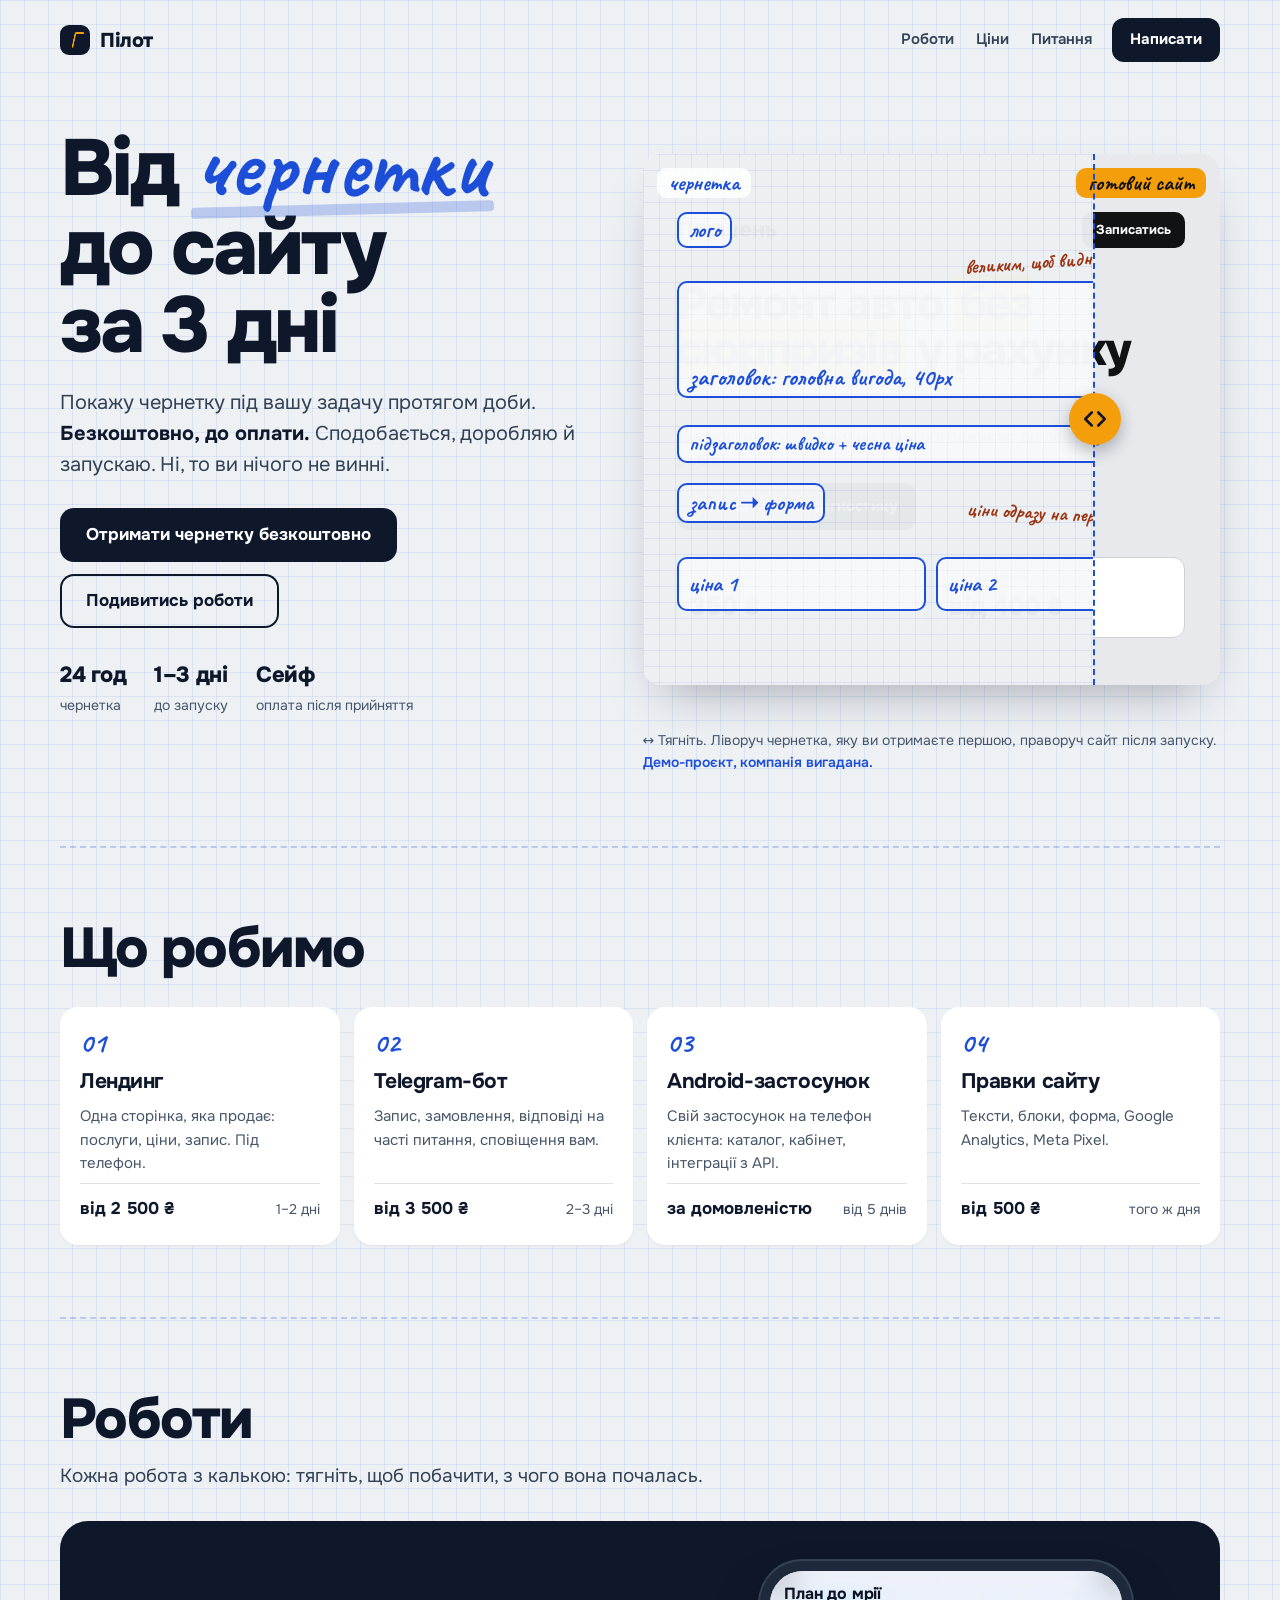
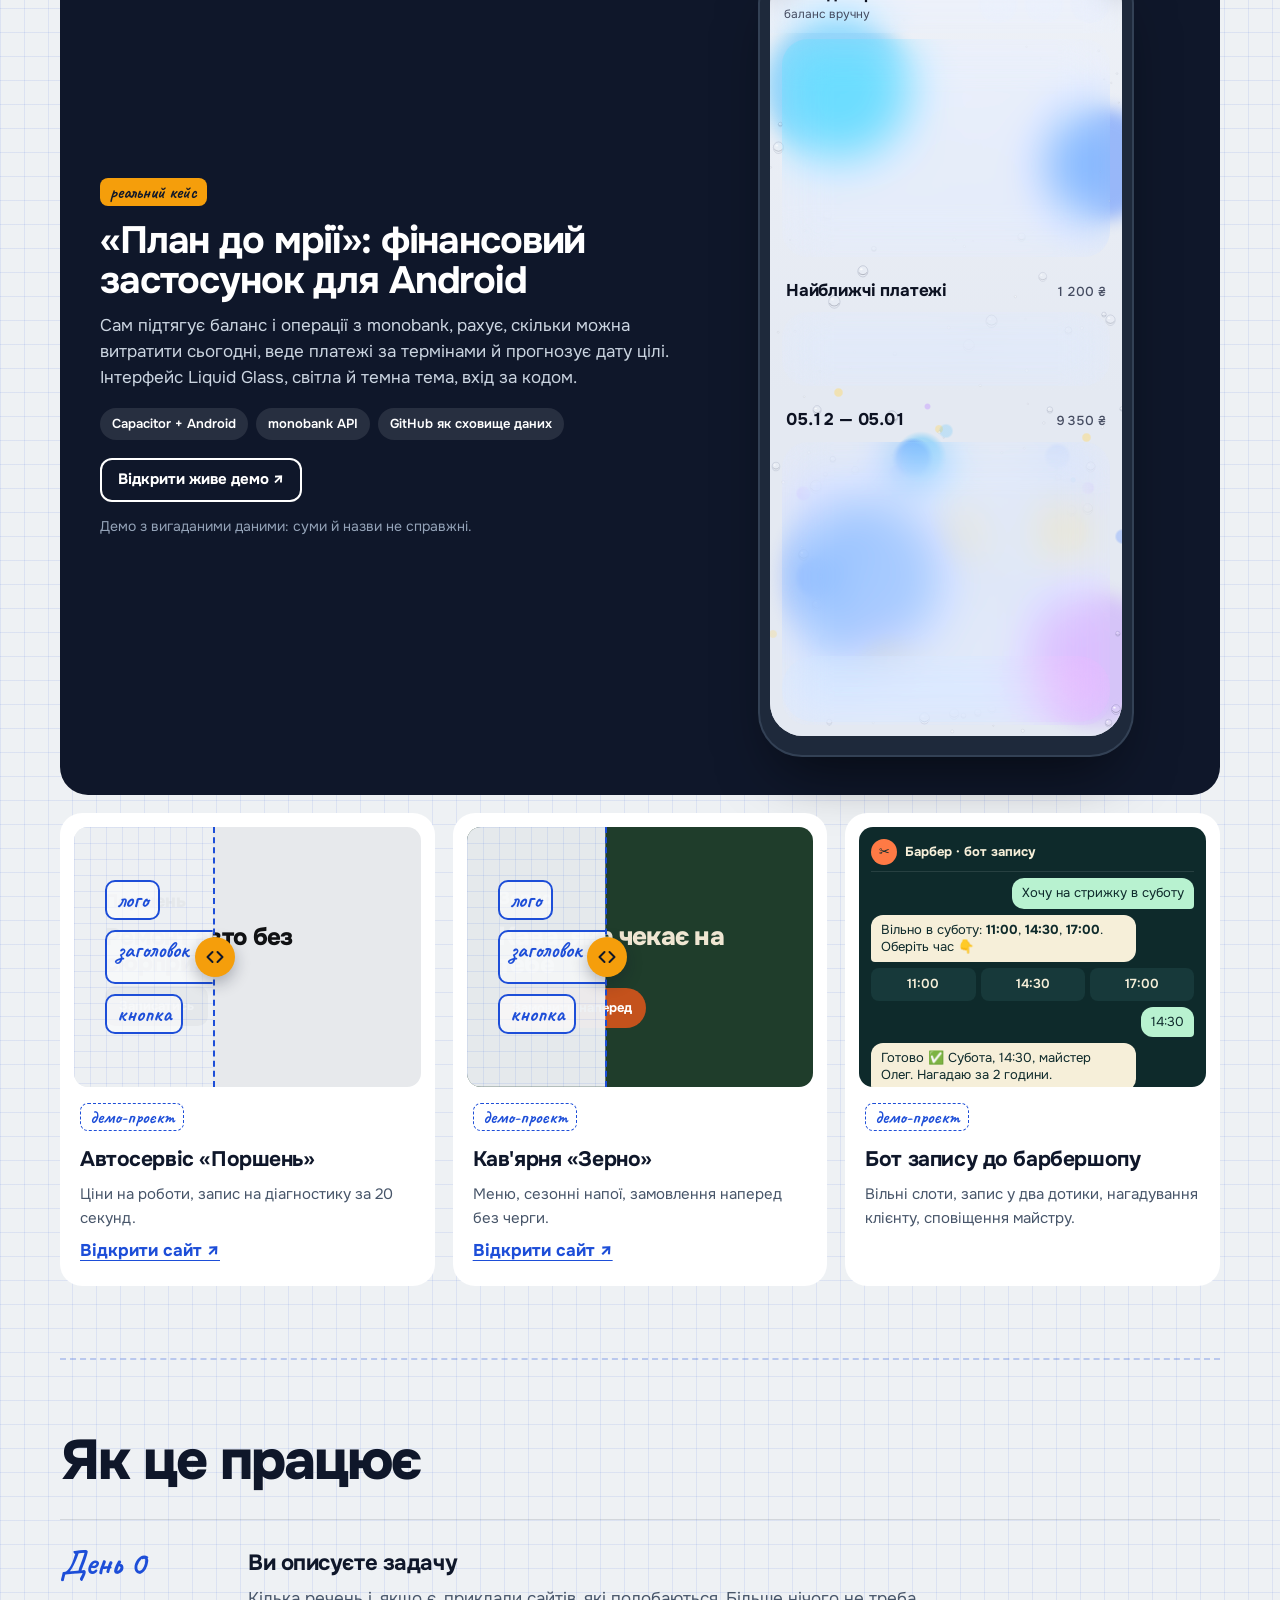
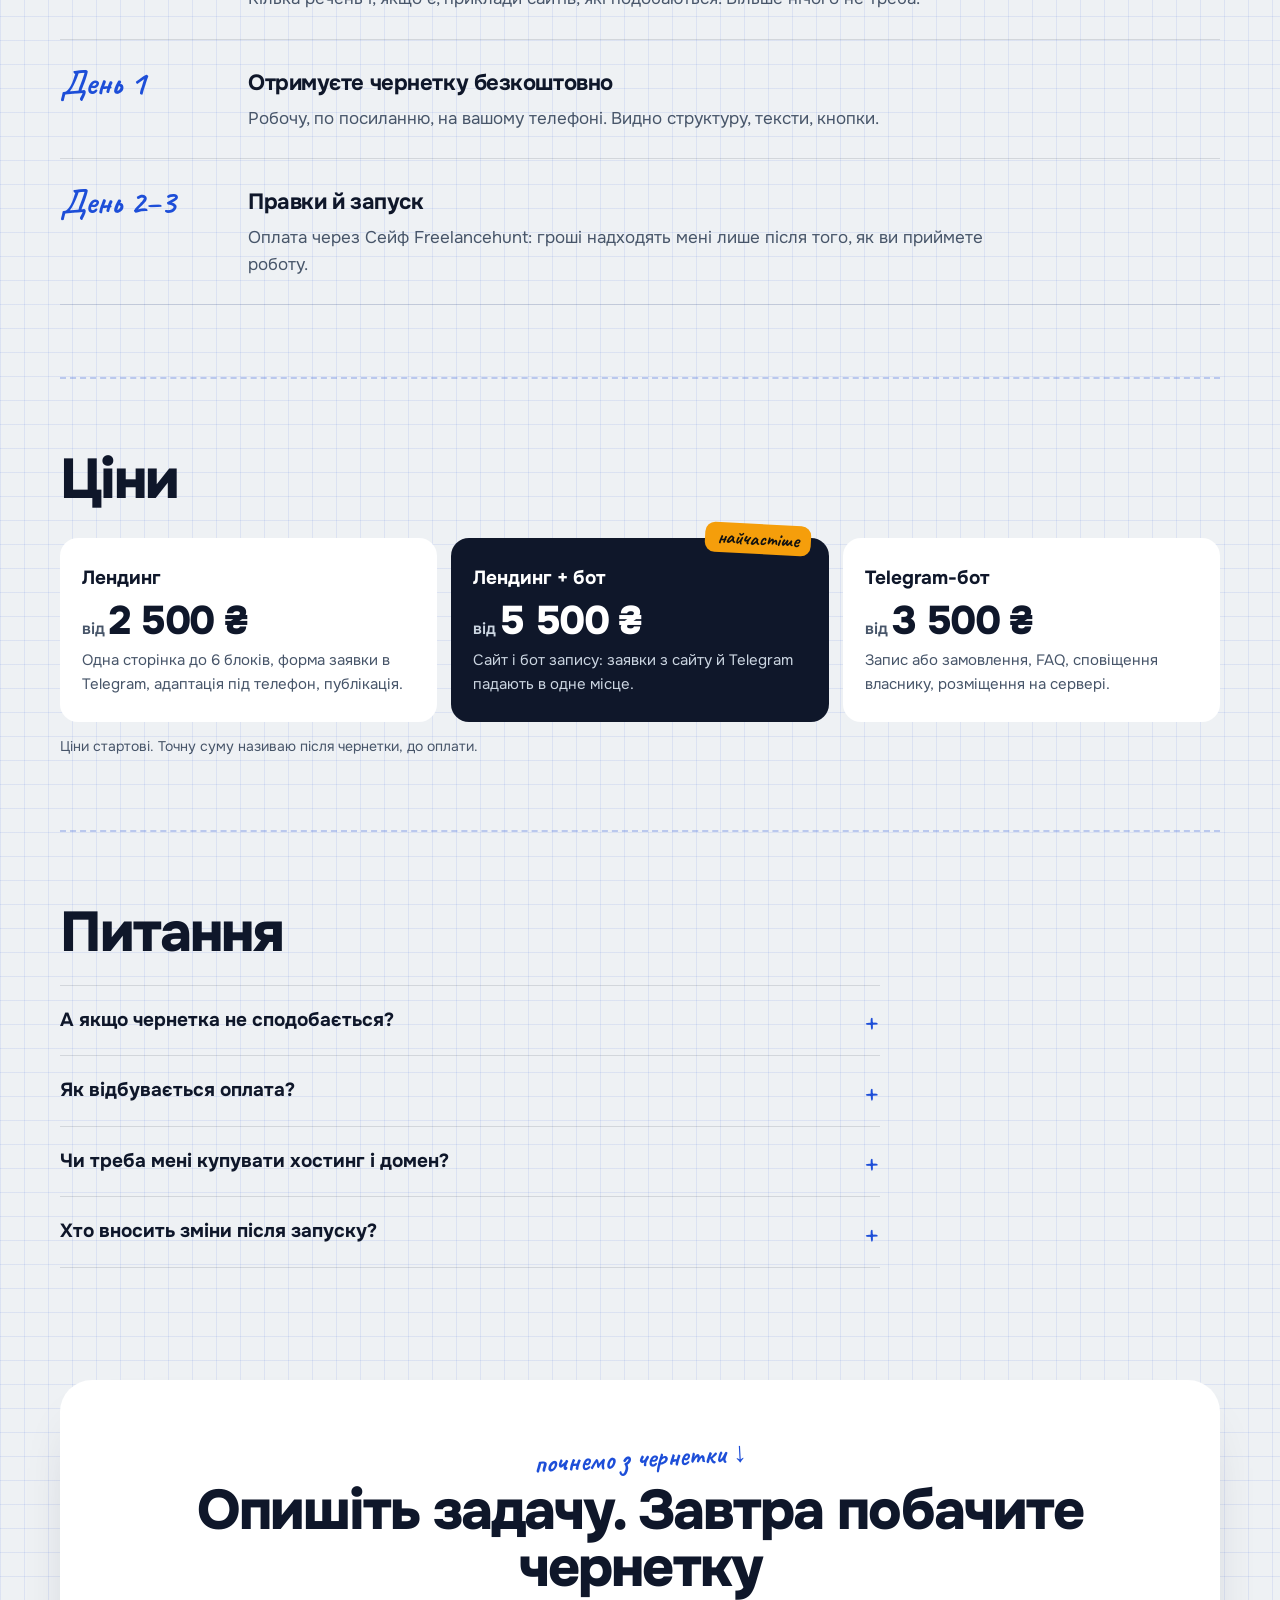
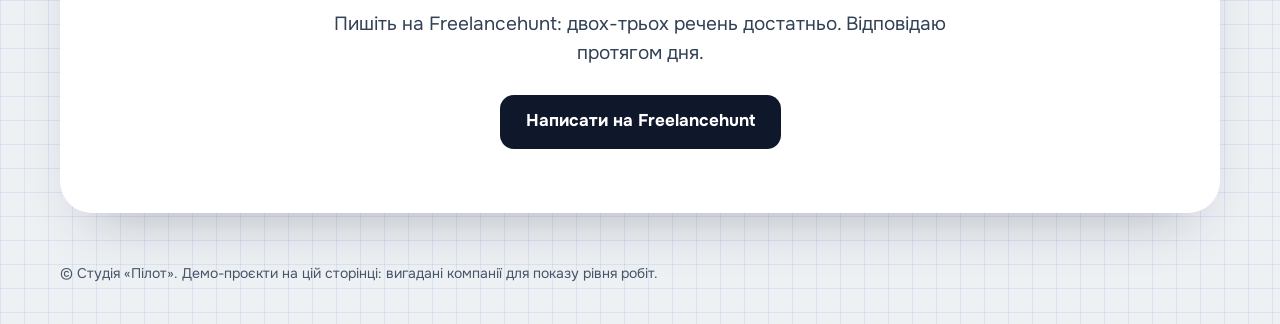
<file: index.html>
<!doctype html>
<html lang="uk">
<head>
<meta charset="utf-8">
<meta name="viewport" content="width=device-width, initial-scale=1">
<title>Пілот — лендинги, Telegram-боти та застосунки за 1–3 дні</title>
<meta name="description" content="Студія «Пілот»: лендинги від 2 500 ₴, Telegram-боти від 3 500 ₴, Android-застосунки. Безкоштовна чернетка під вашу задачу протягом доби — до оплати.">
<meta name="theme-color" content="#EEF1F4">
<link rel="preconnect" href="https://fonts.googleapis.com">
<link rel="preconnect" href="https://fonts.gstatic.com" crossorigin>
<link href="https://fonts.googleapis.com/css2?family=Onest:wght@400;500;600;700;800&family=Caveat:wght@600;700&display=swap" rel="stylesheet">
<link rel="stylesheet" href="assets/site.css">
</head>
<body>
<header class="nav wrap">
  <a class="logo" href="#top" aria-label="Пілот — на початок"><span class="logo-mark" aria-hidden="true"></span>Пілот</a>
  <nav aria-label="Розділи"><a href="#work">Роботи</a><a href="#price">Ціни</a><a href="#faq">Питання</a></nav>
  <a class="btn btn-sm" href="#contact">Написати</a>
</header>

<main id="top">
  <section class="hero wrap">
    <div class="hero-copy">
      <h1>Від <span class="pencil">чернетки</span> до&nbsp;сайту за&nbsp;3&nbsp;дні</h1>
      <p class="lead">Покажу чернетку під вашу задачу протягом доби. <b>Безкоштовно, до оплати.</b> Сподобається, доробляю й запускаю. Ні, то ви нічого не винні.</p>
      <div class="row">
        <a class="btn" href="#contact">Отримати чернетку безкоштовно</a>
        <a class="btn btn-ghost" href="#work">Подивитись роботи</a>
      </div>
      <ul class="facts" aria-label="Коротко">
        <li><b>24 год</b><span>чернетка</span></li>
        <li><b>1–3 дні</b><span>до запуску</span></li>
        <li><b>Сейф</b><span>оплата після прийняття</span></li>
      </ul>
    </div>

    <figure class="cmp cmp-hero" style="--x:52%" data-cmp>
      <div class="sheet final" aria-hidden="true">
        <div class="s-nav"><b>Поршень</b><span class="s-pill">Записатись</span></div>
        <div class="s-h">Ремонт авто <mark>без сюрпризів</mark> у рахунку</div>
        <div class="s-sub">Діагностика за 30 хвилин. Ціну погоджуємо до початку робіт.</div>
        <span class="s-btn">Записатись на діагностику</span>
        <div class="s-cards"><div><small>Діагностика</small><b>350 ₴</b></div><div><small>Заміна оливи</small><b>від 400 ₴</b></div></div>
      </div>
      <div class="sheet draft" aria-hidden="true">
        <div class="s-nav"><span class="w w-logo">лого</span><span class="w w-pill">кнопка</span></div>
        <div class="s-h w w-h">заголовок: головна вигода, 40px</div>
        <div class="s-sub w w-sub">підзаголовок: швидко + чесна ціна</div>
        <span class="w w-btn">запис ➝ форма</span>
        <div class="s-cards"><div class="w">ціна 1</div><div class="w">ціна 2</div></div>
        <span class="note n1">великим, щоб видно з телефона</span>
        <span class="note n2">ціни одразу на першому екрані!</span>
      </div>
      <span class="cmp-tag cmp-l">чернетка</span><span class="cmp-tag cmp-r">готовий сайт</span>
      <span class="cmp-handle" aria-hidden="true"><svg viewBox="0 0 24 24"><path d="m9 6-6 6 6 6M15 6l6 6-6 6"/></svg></span>
      <input class="cmp-range" type="range" min="0" max="100" value="52" aria-label="Порівняти чернетку і готовий сайт: ліворуч чернетка, праворуч готовий сайт">
    </figure>
    <p class="cmp-note">↔ Тягніть. Ліворуч чернетка, яку ви отримаєте першою, праворуч сайт після запуску. <i>Демо-проєкт, компанія вигадана.</i></p>
  </section>

  <section class="band wrap" id="services" aria-labelledby="s-h">
    <h2 id="s-h">Що робимо</h2>
    <ol class="services">
      <li><span class="num">01</span><b>Лендинг</b><p>Одна сторінка, яка продає: послуги, ціни, запис. Під телефон.</p><span class="meta"><b>від 2 500 ₴</b>1–2 дні</span></li>
      <li><span class="num">02</span><b>Telegram-бот</b><p>Запис, замовлення, відповіді на часті питання, сповіщення вам.</p><span class="meta"><b>від 3 500 ₴</b>2–3 дні</span></li>
      <li><span class="num">03</span><b>Android-застосунок</b><p>Свій застосунок на телефон клієнта: каталог, кабінет, інтеграції з API.</p><span class="meta"><b>за домовленістю</b>від 5 днів</span></li>
      <li><span class="num">04</span><b>Правки сайту</b><p>Тексти, блоки, форма, Google Analytics, Meta Pixel.</p><span class="meta"><b>від 500 ₴</b>того ж дня</span></li>
    </ol>
  </section>

  <section class="band wrap" id="work" aria-labelledby="w-h">
    <h2 id="w-h">Роботи</h2>
    <p class="band-lead">Кожна робота з калькою: тягніть, щоб побачити, з чого вона почалась.</p>

    <article class="case case-app">
      <div class="case-copy">
        <span class="origin real">реальний кейс</span>
        <h3>«План до мрії»: фінансовий застосунок для Android</h3>
        <p>Сам підтягує баланс і операції з monobank, рахує, скільки можна витратити сьогодні, веде платежі за термінами й прогнозує дату цілі. Інтерфейс Liquid Glass, світла й темна тема, вхід за кодом.</p>
        <ul class="stack"><li>Capacitor + Android</li><li>monobank API</li><li>GitHub як сховище даних</li></ul>
        <a class="btn btn-ghost btn-sm" href="app-demo/" target="_blank" rel="noopener">Відкрити живе демо ↗</a>
        <p class="fine">Демо з вигаданими даними: суми й назви не справжні.</p>
      </div>
      <div class="phone"><iframe src="app-demo/" title="Живе демо застосунку «План до мрії»" loading="lazy"></iframe></div>
    </article>

    <div class="cases">
      <article class="case-card">
        <figure class="cmp cmp-mini" style="--x:40%" data-cmp>
          <div class="sheet final mini-sto" aria-hidden="true"><b>Поршень</b><i>Ремонт авто без сюрпризів</i><span>Записатись</span></div>
          <div class="sheet draft mini-draft" aria-hidden="true"><b class="w">лого</b><i class="w">заголовок</i><span class="w">кнопка</span></div>
          <span class="cmp-handle" aria-hidden="true"><svg viewBox="0 0 24 24"><path d="m9 6-6 6 6 6M15 6l6 6-6 6"/></svg></span>
          <input class="cmp-range" type="range" min="0" max="100" value="40" aria-label="Автосервіс: чернетка і готовий сайт">
        </figure>
        <span class="origin">демо-проєкт</span>
        <h3>Автосервіс «Поршень»</h3>
        <p>Ціни на роботи, запис на діагностику за 20 секунд.</p>
        <a href="sto/" class="link">Відкрити сайт ↗</a>
      </article>
      <article class="case-card">
        <figure class="cmp cmp-mini" style="--x:40%" data-cmp>
          <div class="sheet final mini-coffee" aria-hidden="true"><b>Зерно</b><i>Кава, яка чекає на тебе</i><span>Замовити наперед</span></div>
          <div class="sheet draft mini-draft" aria-hidden="true"><b class="w">лого</b><i class="w">заголовок</i><span class="w">кнопка</span></div>
          <span class="cmp-handle" aria-hidden="true"><svg viewBox="0 0 24 24"><path d="m9 6-6 6 6 6M15 6l6 6-6 6"/></svg></span>
          <input class="cmp-range" type="range" min="0" max="100" value="40" aria-label="Кав'ярня: чернетка і готовий сайт">
        </figure>
        <span class="origin">демо-проєкт</span>
        <h3>Кав'ярня «Зерно»</h3>
        <p>Меню, сезонні напої, замовлення наперед без черги.</p>
        <a href="coffee/" class="link">Відкрити сайт ↗</a>
      </article>
      <article class="case-card case-bot">
        <div class="tg" role="img" aria-label="Приклад розмови з ботом запису до барбершопу">
          <div class="tg-top"><span class="tg-av">✂</span><b>Барбер · бот запису</b></div>
          <div class="tg-msg in">Хочу на стрижку в суботу</div>
          <div class="tg-msg out">Вільно в суботу: <b>11:00</b>, <b>14:30</b>, <b>17:00</b>. Оберіть час 👇</div>
          <div class="tg-kb"><span>11:00</span><span>14:30</span><span>17:00</span></div>
          <div class="tg-msg in">14:30</div>
          <div class="tg-msg out">Готово ✅ Субота, 14:30, майстер Олег. Нагадаю за 2 години.</div>
        </div>
        <span class="origin">демо-проєкт</span>
        <h3>Бот запису до барбершопу</h3>
        <p>Вільні слоти, запис у два дотики, нагадування клієнту, сповіщення майстру.</p>
      </article>
    </div>
  </section>

  <section class="band wrap" id="how" aria-labelledby="h-h">
    <h2 id="h-h">Як це працює</h2>
    <ol class="days">
      <li><span class="day">День 0</span><b>Ви описуєте задачу</b><p>Кілька речень і, якщо є, приклади сайтів, які подобаються. Більше нічого не треба.</p></li>
      <li><span class="day">День 1</span><b>Отримуєте чернетку безкоштовно</b><p>Робочу, по посиланню, на вашому телефоні. Видно структуру, тексти, кнопки.</p></li>
      <li><span class="day">День 2–3</span><b>Правки й запуск</b><p>Оплата через Сейф Freelancehunt: гроші надходять мені лише після того, як ви приймете роботу.</p></li>
    </ol>
  </section>

  <section class="band wrap" id="price" aria-labelledby="p-h">
    <h2 id="p-h">Ціни</h2>
    <div class="prices">
      <div class="price"><b>Лендинг</b><span class="sum">2 500 ₴</span><p>Одна сторінка до 6 блоків, форма заявки в Telegram, адаптація під телефон, публікація.</p></div>
      <div class="price price-main"><span class="badge">найчастіше</span><b>Лендинг + бот</b><span class="sum">5 500 ₴</span><p>Сайт і бот запису: заявки з сайту й Telegram падають в одне місце.</p></div>
      <div class="price"><b>Telegram-бот</b><span class="sum">3 500 ₴</span><p>Запис або замовлення, FAQ, сповіщення власнику, розміщення на сервері.</p></div>
    </div>
    <p class="fine">Ціни стартові. Точну суму називаю після чернетки, до оплати.</p>
  </section>

  <section class="band wrap" id="faq" aria-labelledby="f-h">
    <h2 id="f-h">Питання</h2>
    <div class="faq">
      <details><summary>А якщо чернетка не сподобається?</summary><p>Тоді ви нічого не платите. Чернетка потрібна, щоб ви побачили напрям до будь-яких зобов'язань.</p></details>
      <details><summary>Як відбувається оплата?</summary><p>Через Сейф Freelancehunt: ви резервуєте суму, а я отримую її лише після того, як ви приймете роботу.</p></details>
      <details><summary>Чи треба мені купувати хостинг і домен?</summary><p>Ні. Сайт можна розмістити безкоштовно. Якщо потрібен свій домен — підкажу і підключу (домен близько 300–500 ₴ на рік).</p></details>
      <details><summary>Хто вносить зміни після запуску?</summary><p>Дрібні правки протягом 14 днів після запуску безкоштовні. Далі від 500 ₴ за задачу.</p></details>
    </div>
  </section>

  <section class="final-cta wrap" id="contact" aria-labelledby="c-h">
    <span class="pencil-note" aria-hidden="true">почнемо з чернетки ↓</span>
    <h2 id="c-h">Опишіть задачу. Завтра побачите чернетку</h2>
    <p>Пишіть на Freelancehunt: двох-трьох речень достатньо. Відповідаю протягом дня.</p>
    <a class="btn" href="https://freelancehunt.com/freelancer/Hazrin.html" target="_blank" rel="noopener" data-contact>Написати на Freelancehunt</a>
  </section>
</main>

<footer class="wrap foot">© Студія «Пілот». Демо-проєкти на цій сторінці: вигадані компанії для показу рівня робіт.</footer>

<script src="assets/site.js" defer></script>
</body>
</html>
</file>
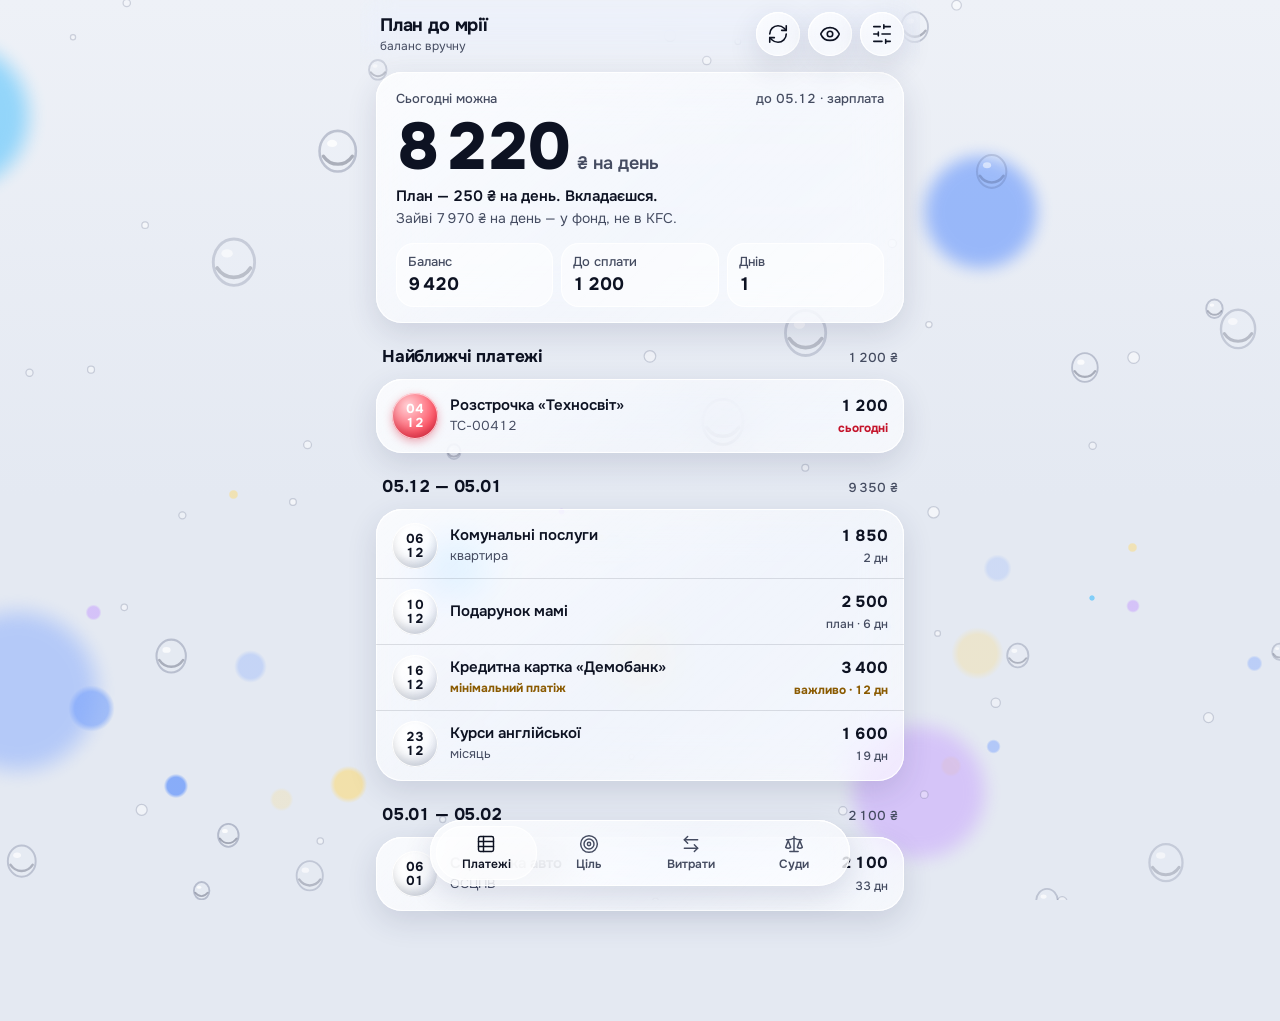
<file: app-demo/index.html>
<!doctype html>
<html lang="uk">
<head>
  <meta charset="utf-8">
  <meta name="viewport" content="width=device-width, initial-scale=1, viewport-fit=cover">
  <meta name="color-scheme" content="light dark">
  <meta name="theme-color" id="tc" content="#E4E9F2">
  <script>
    // тема до первой отрисовки, чтобы не мигало
    (function () {
      var t = 'system';
      try { t = localStorage.getItem('plan-theme') || 'system'; } catch (e) {}
      var dark = t === 'dark' || (t === 'system' && matchMedia('(prefers-color-scheme: dark)').matches);
      document.documentElement.dataset.theme = dark ? 'dark' : 'light';
      document.getElementById('tc') && (document.getElementById('tc').content = dark ? '#0A0F1F' : '#E4E9F2');
    })();
  </script>
  <title>План до мрії — демо</title>
  <script type="module" crossorigin src="./assets/index-T0rBjk7n.js"></script>
  <link rel="stylesheet" crossorigin href="./assets/index-C4QRqOJV.css">
</head>
<body>
  <div id="app"></div>
</body>
</html>
</file>
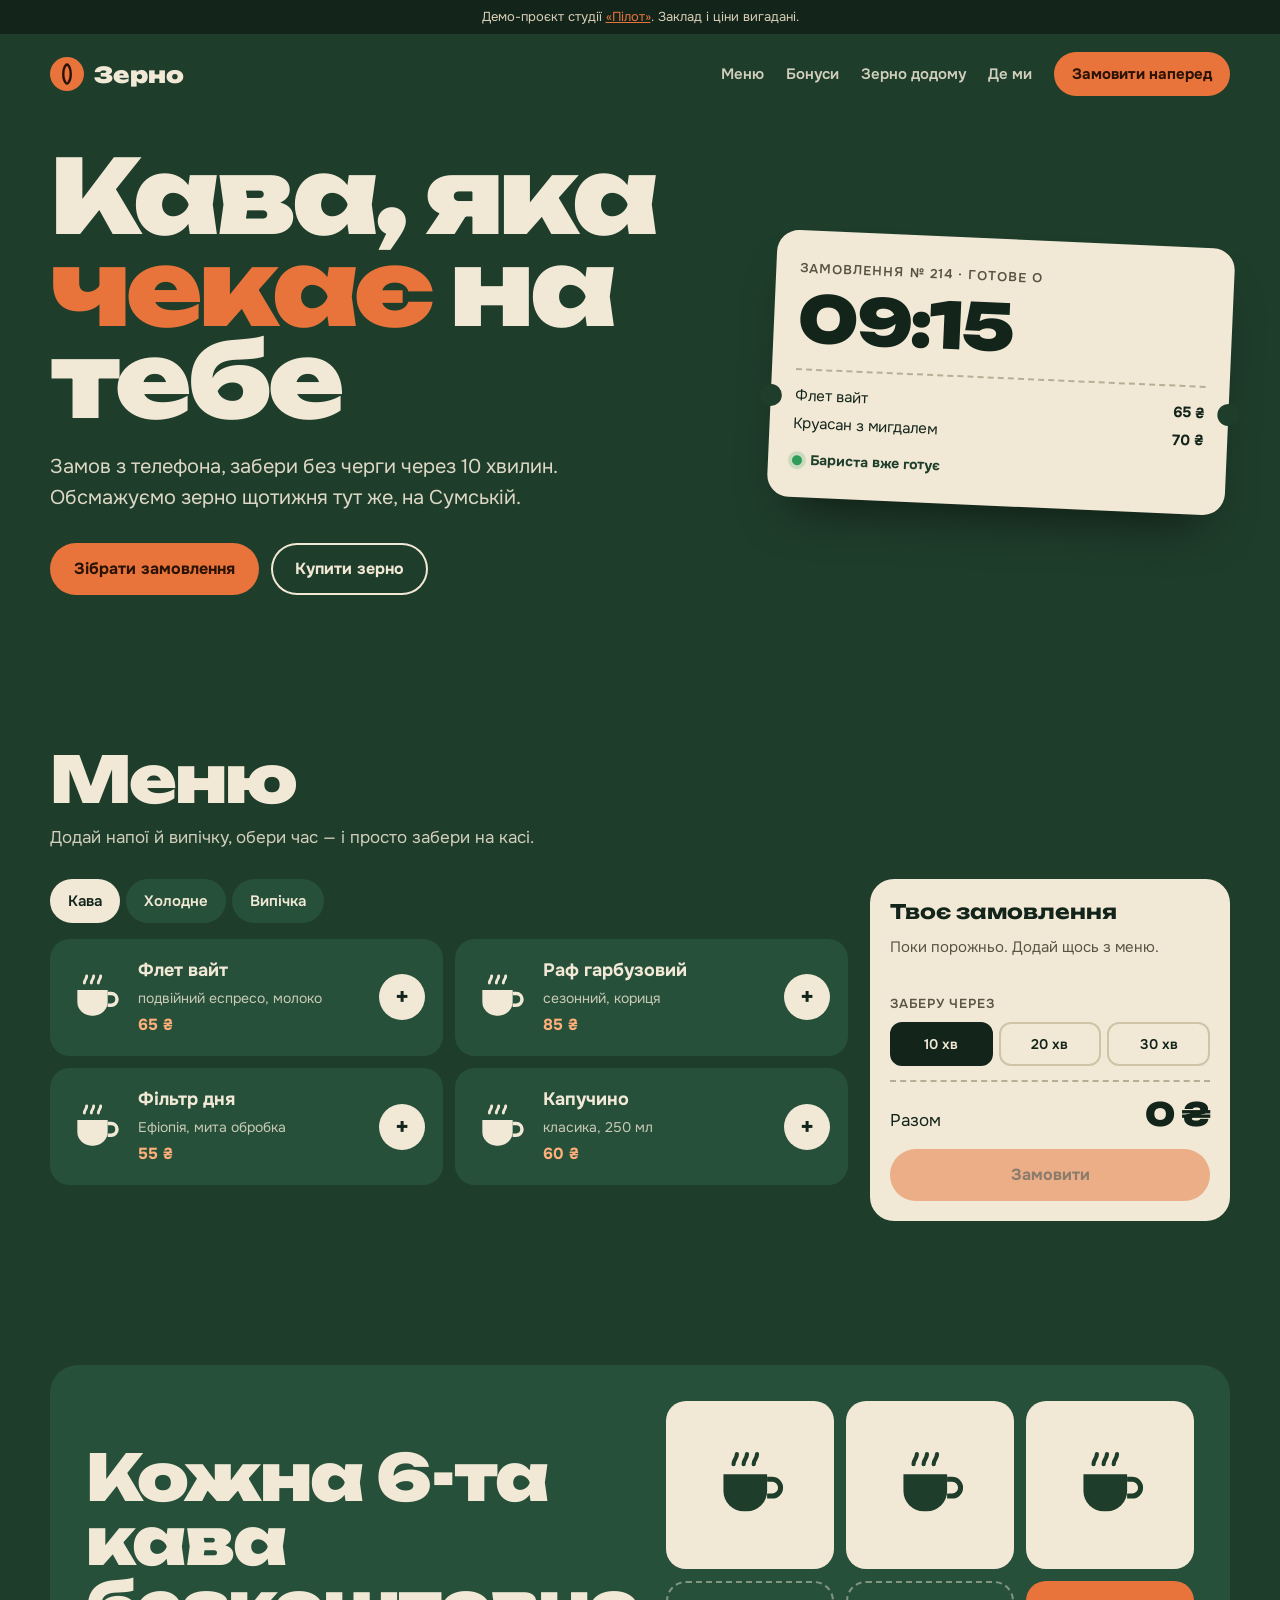
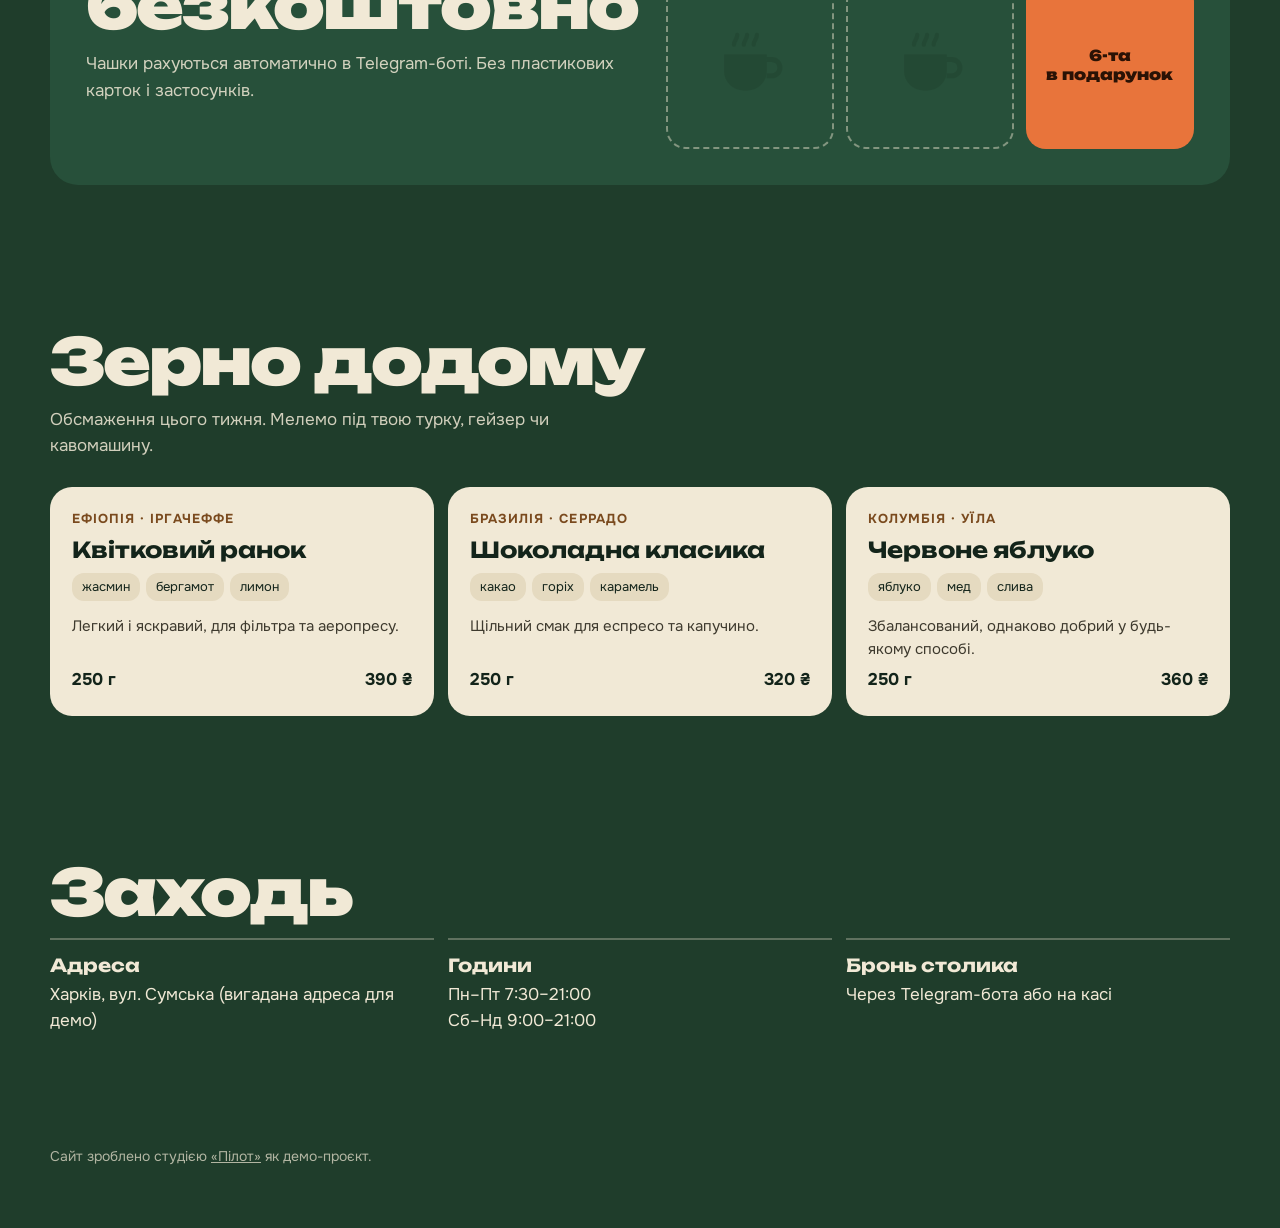
<file: coffee/index.html>
<!doctype html>
<html lang="uk">
<head>
<meta charset="utf-8">
<meta name="viewport" content="width=device-width, initial-scale=1">
<title>Зерно — кав'ярня й обсмажувальня (демо)</title>
<meta name="description" content="Демо-проєкт: сайт кав'ярні з меню, замовленням наперед і карткою лояльності.">
<meta name="theme-color" content="#1F3D2B">
<link rel="preconnect" href="https://fonts.googleapis.com">
<link rel="preconnect" href="https://fonts.gstatic.com" crossorigin>
<link href="https://fonts.googleapis.com/css2?family=Unbounded:wght@500;700;900&family=Onest:wght@400;500;600;700&display=swap" rel="stylesheet">
<style>
:root{--g:#1F3D2B;--g2:#27503A;--g3:#346A4C;--cr:#F1E9D6;--cr2:#D9CFB8;--o:#E8743B;--o-ink:#2A1205;--ink:#13241A;--ease:cubic-bezier(.16,1,.3,1);--disp:'Unbounded',sans-serif}
*{box-sizing:border-box;margin:0;padding:0}
html{scroll-behavior:smooth;-webkit-text-size-adjust:100%}
body{font:17px/1.55 Onest,system-ui,sans-serif;color:var(--cr);background:var(--g)}
::selection{background:var(--o);color:var(--o-ink)}
:focus-visible{outline:3px solid var(--o);outline-offset:3px;border-radius:8px}
a{color:inherit}
.wrap{width:min(1180px,100% - 32px);margin-inline:auto}
.demo{background:var(--ink);color:var(--cr2);text-align:center;font-size:13px;padding:7px 16px}
.demo a{color:var(--o)}
.nav{display:flex;align-items:center;gap:22px;padding:18px 0}
.brand{display:flex;align-items:center;gap:10px;font:900 22px var(--disp);text-decoration:none;margin-right:auto}
.brand svg{width:34px;height:34px}
.nav nav{display:flex;gap:22px;font-weight:600;font-size:15px}
.nav nav a{text-decoration:none;opacity:.85}
.nav nav a:hover{opacity:1;color:#FFB07A}
@media(max-width:760px){.nav nav{display:none}}
.btn{display:inline-flex;align-items:center;justify-content:center;gap:8px;min-height:52px;padding:0 24px;border-radius:26px;border:0;background:var(--o);color:var(--o-ink);font:700 16px Onest,sans-serif;text-decoration:none;cursor:pointer;transition:transform .2s var(--ease),filter .2s}
.btn:hover{filter:brightness(1.07)}
.btn:active{transform:scale(.97)}
.btn-line{background:transparent;color:var(--cr);box-shadow:inset 0 0 0 2px var(--cr)}
.btn-sm{min-height:44px;padding:0 18px;font-size:15px}

.hero{display:grid;grid-template-columns:1.2fr .8fr;gap:36px;align-items:center;padding:36px 0 80px}
.hero h1{font:900 clamp(46px,8vw,118px)/.9 var(--disp);letter-spacing:-.04em}
.hero h1 span{color:var(--o)}
.hero p{font-size:20px;opacity:.9;margin:24px 0 30px;max-width:28em}
.row{display:flex;gap:12px;flex-wrap:wrap}
.ticket{position:relative;background:var(--cr);color:var(--ink);border-radius:22px;padding:24px;transform:rotate(2.5deg);box-shadow:0 30px 50px -25px rgb(0 0 0 / .6)}
.ticket::before,.ticket::after{content:'';position:absolute;top:58%;width:22px;height:22px;border-radius:50%;background:var(--g)}
.ticket::before{left:-11px}.ticket::after{right:-11px}
.ticket small{font-size:13px;font-weight:600;color:#5A5444;text-transform:uppercase;letter-spacing:.08em}
.ticket .t{font:900 64px/1 var(--disp);letter-spacing:-.04em;margin:6px 0}
.ticket .line{border-top:2px dashed #B9AE95;margin:18px 0 14px}
.ticket ul{list-style:none;display:grid;gap:4px;font-size:15px}
.ticket li{display:flex;justify-content:space-between}
.ticket .st{display:inline-flex;gap:8px;align-items:center;margin-top:14px;font-weight:700;font-size:14px;color:var(--g)}
.ticket .st i{width:10px;height:10px;border-radius:50%;background:#2E9D5B;box-shadow:0 0 0 4px rgb(46 157 91 / .2)}
@media(max-width:900px){.hero{grid-template-columns:1fr;padding-top:10px}.ticket{max-width:360px;transform:rotate(1.5deg)}}

section.s{padding:72px 0}
.s h2{font:900 clamp(34px,5vw,64px)/1 var(--disp);letter-spacing:-.03em;margin-bottom:14px}
.s .lead{opacity:.85;max-width:34em;margin-bottom:28px}

/* menu + cart */
.order{display:grid;grid-template-columns:1fr 360px;gap:22px;align-items:start}
.cats{display:flex;gap:6px;margin-bottom:16px;flex-wrap:wrap}
.cat{min-height:44px;padding:0 18px;border-radius:22px;border:0;background:var(--g2);color:var(--cr);font:600 15px Onest,sans-serif;cursor:pointer}
.cat[aria-selected="true"]{background:var(--cr);color:var(--ink)}
.menu{display:grid;grid-template-columns:repeat(2,1fr);gap:12px}
.item{background:var(--g2);border-radius:20px;padding:18px;display:grid;grid-template-columns:56px 1fr auto;gap:14px;align-items:center}
.item svg{width:56px;height:56px}
.item b{display:block;font-size:18px}
.item span{font-size:14px;opacity:.8}
.item .p{display:block;font-weight:700;color:#FFB07A;margin-top:2px;opacity:1;font-size:16px}
.add{width:46px;height:46px;border-radius:50%;border:0;background:var(--cr);color:var(--ink);font:700 24px/1 Onest;cursor:pointer;transition:transform .2s var(--ease)}
.add:active{transform:scale(.9)}
.qty{display:flex;align-items:center;gap:8px}
.qty button{width:36px;height:36px;border-radius:50%;border:0;background:var(--cr);color:var(--ink);font:700 18px Onest;cursor:pointer}
.qty b{min-width:18px;text-align:center}
@media(max-width:640px){.menu{grid-template-columns:1fr}}
.cart{position:sticky;top:16px;background:var(--cr);color:var(--ink);border-radius:24px;padding:20px}
.cart h3{font:700 20px var(--disp);margin-bottom:12px}
.lines{display:grid;gap:8px;margin-bottom:14px;min-height:40px}
.lines div{display:flex;justify-content:space-between;font-size:15px}
.empty{font-size:15px;color:#5A5444}
.pick{display:grid;grid-template-columns:repeat(3,1fr);gap:6px;margin:6px 0 14px}
.pick button{min-height:44px;border-radius:12px;border:2px solid #CFC3A8;background:transparent;font:600 14px Onest;cursor:pointer;color:var(--ink)}
.pick button[aria-pressed="true"]{border-color:var(--ink);background:var(--ink);color:var(--cr)}
.cart .lbl{font-size:13px;font-weight:600;color:#5A5444;text-transform:uppercase;letter-spacing:.06em}
.sum{display:flex;justify-content:space-between;align-items:baseline;border-top:2px dashed #B9AE95;padding-top:12px;margin-bottom:14px}
.sum b{font:900 32px var(--disp);letter-spacing:-.03em}
.cart .btn{width:100%}
.cart .btn:disabled{opacity:.5;cursor:not-allowed}
.ok{display:none;margin-top:12px;padding:14px;border-radius:14px;background:#DDEFE2;color:#123A22;font-weight:600;font-size:15px}
@media(max-width:900px){.order{grid-template-columns:1fr}.cart{position:static}}

/* loyalty */
.loyal{display:grid;grid-template-columns:1fr 1fr;gap:28px;align-items:center;background:var(--g2);border-radius:28px;padding:36px}
.cups{display:grid;grid-template-columns:repeat(3,1fr);gap:12px}
.cup{aspect-ratio:1;border-radius:20px;border:2px dashed rgb(241 233 214 / .45);display:grid;place-items:center}
.cup svg{width:48%;height:48%;opacity:.35}
.cup.on{border:0;background:var(--cr)}
.cup.on svg{opacity:1}
.cup.free{border:0;background:var(--o)}
.cup.free span{font:900 15px var(--disp);color:var(--o-ink);text-align:center}
@media(max-width:820px){.loyal{grid-template-columns:1fr;padding:24px}}

/* beans */
.beans{display:grid;grid-template-columns:repeat(3,1fr);gap:14px}
.bag{background:var(--cr);color:var(--ink);border-radius:22px;padding:22px;display:flex;flex-direction:column;gap:6px}
.bag .origin{font-size:13px;font-weight:700;letter-spacing:.08em;text-transform:uppercase;color:#7A4A1E}
.bag b{font:700 22px var(--disp)}
.bag p{font-size:15px;color:#3E3A2E;flex:1}
.notes{display:flex;flex-wrap:wrap;gap:6px;margin:4px 0 8px}
.notes span{font-size:13px;padding:4px 10px;border-radius:12px;background:#E5DAC0}
.bag .pr{display:flex;justify-content:space-between;align-items:center;font-weight:700}
@media(max-width:900px){.beans{grid-template-columns:1fr}}

.visit{display:grid;grid-template-columns:repeat(3,1fr);gap:14px}
.visit div{border-top:2px solid rgb(241 233 214 / .3);padding-top:14px}
.visit b{display:block;font:700 18px var(--disp);margin-bottom:6px}
@media(max-width:720px){.visit{grid-template-columns:1fr}}
footer{padding:40px 0 60px;opacity:.7;font-size:14px}
@media(prefers-reduced-motion:reduce){*{transition:none!important}html{scroll-behavior:auto}}
</style>
</head>
<body>
<div class="demo">Демо-проєкт студії <a href="../">«Пілот»</a>. Заклад і ціни вигадані.</div>

<svg width="0" height="0" style="position:absolute" aria-hidden="true">
  <symbol id="cup" viewBox="0 0 48 48"><path d="M8 18h26v10a12 12 0 0 1-12 12h-2A12 12 0 0 1 8 28z" fill="currentColor"/><path d="M34 21h3a5 5 0 0 1 0 10h-3" fill="none" stroke="currentColor" stroke-width="3"/><path d="M16 6c0 3-2 3-2 6M22 6c0 3-2 3-2 6M28 6c0 3-2 3-2 6" fill="none" stroke="currentColor" stroke-width="2.5" stroke-linecap="round"/></symbol>
  <symbol id="ice" viewBox="0 0 48 48"><path d="M12 10h24l-3 32H15z" fill="currentColor"/><rect x="17" y="18" width="6" height="6" rx="1.5" fill="#1F3D2B" opacity=".35"/><rect x="24" y="24" width="6" height="6" rx="1.5" fill="#1F3D2B" opacity=".35"/><path d="M26 10 30 2" stroke="currentColor" stroke-width="3" stroke-linecap="round"/></symbol>
  <symbol id="bun" viewBox="0 0 48 48"><path d="M6 30c0-9 8-16 18-16s18 7 18 16c0 4-3 6-7 6H13c-4 0-7-2-7-6z" fill="currentColor"/><path d="M15 22c3 3 3 7 1 10M24 18c3 4 3 9 0 13M33 22c-3 3-3 7-1 10" stroke="#1F3D2B" stroke-width="2.5" fill="none" stroke-linecap="round" opacity=".4"/></symbol>
</svg>

<header class="wrap nav">
  <a class="brand" href="#top"><svg viewBox="0 0 34 34" aria-hidden="true"><rect width="34" height="34" rx="17" fill="#E8743B"/><path d="M17 7c-5 4-5 16 0 20M17 7c5 4 5 16 0 20" stroke="#2A1205" stroke-width="2.4" fill="none"/></svg>Зерно</a>
  <nav aria-label="Розділи"><a href="#menu">Меню</a><a href="#loyal">Бонуси</a><a href="#beans">Зерно додому</a><a href="#visit">Де ми</a></nav>
  <a class="btn btn-sm" href="#menu">Замовити наперед</a>
</header>

<main id="top">
<section class="wrap hero">
  <div>
    <h1>Кава, яка <span>чекає</span> на тебе</h1>
    <p>Замов з телефона, забери без черги через 10 хвилин. Обсмажуємо зерно щотижня тут же, на Сумській.</p>
    <div class="row"><a class="btn" href="#menu">Зібрати замовлення</a><a class="btn btn-line" href="#beans">Купити зерно</a></div>
  </div>
  <div class="ticket" aria-label="Приклад готового замовлення">
    <small>Замовлення № 214 · готове о</small>
    <div class="t">09:15</div>
    <div class="line"></div>
    <ul><li><span>Флет вайт</span><b>65 ₴</b></li><li><span>Круасан з мигдалем</span><b>70 ₴</b></li></ul>
    <span class="st"><i></i>Бариста вже готує</span>
  </div>
</section>

<section class="wrap s" id="menu" aria-labelledby="m-h">
  <h2 id="m-h">Меню</h2>
  <p class="lead">Додай напої й випічку, обери час — і просто забери на касі.</p>
  <div class="order">
    <div>
      <div class="cats" role="tablist" aria-label="Категорії меню">
        <button class="cat" role="tab" aria-selected="true" data-c="coffee">Кава</button>
        <button class="cat" role="tab" aria-selected="false" data-c="cold">Холодне</button>
        <button class="cat" role="tab" aria-selected="false" data-c="bake">Випічка</button>
      </div>
      <div class="menu" id="menuList" role="tabpanel"></div>
    </div>
    <aside class="cart" aria-labelledby="cart-h">
      <h3 id="cart-h">Твоє замовлення</h3>
      <div class="lines" id="lines" aria-live="polite"><p class="empty">Поки порожньо. Додай щось з меню.</p></div>
      <span class="lbl">Заберу через</span>
      <div class="pick" id="pick"><button type="button" data-m="10" aria-pressed="true">10 хв</button><button type="button" data-m="20" aria-pressed="false">20 хв</button><button type="button" data-m="30" aria-pressed="false">30 хв</button></div>
      <div class="sum"><span>Разом</span><b id="total">0 ₴</b></div>
      <button class="btn" id="go" disabled>Замовити</button>
      <div class="ok" id="ok" role="status"></div>
    </aside>
  </div>
</section>

<section class="wrap s" id="loyal" aria-labelledby="l-h">
  <div class="loyal">
    <div>
      <h2 id="l-h">Кожна 6-та кава безкоштовно</h2>
      <p class="lead" style="margin-bottom:0">Чашки рахуються автоматично в Telegram-боті. Без пластикових карток і застосунків.</p>
    </div>
    <div class="cups" id="cups" role="img" aria-label="Картка лояльності: 3 з 5 чашок, шоста безкоштовна"></div>
  </div>
</section>

<section class="wrap s" id="beans" aria-labelledby="b-h">
  <h2 id="b-h">Зерно додому</h2>
  <p class="lead">Обсмаження цього тижня. Мелемо під твою турку, гейзер чи кавомашину.</p>
  <div class="beans">
    <article class="bag"><span class="origin">Ефіопія · Іргачеффе</span><b>Квітковий ранок</b><div class="notes"><span>жасмин</span><span>бергамот</span><span>лимон</span></div><p>Легкий і яскравий, для фільтра та аеропресу.</p><div class="pr"><span>250 г</span><span>390 ₴</span></div></article>
    <article class="bag"><span class="origin">Бразилія · Серрадо</span><b>Шоколадна класика</b><div class="notes"><span>какао</span><span>горіх</span><span>карамель</span></div><p>Щільний смак для еспресо та капучино.</p><div class="pr"><span>250 г</span><span>320 ₴</span></div></article>
    <article class="bag"><span class="origin">Колумбія · Уїла</span><b>Червоне яблуко</b><div class="notes"><span>яблуко</span><span>мед</span><span>слива</span></div><p>Збалансований, однаково добрий у будь-якому способі.</p><div class="pr"><span>250 г</span><span>360 ₴</span></div></article>
  </div>
</section>

<section class="wrap s" id="visit" aria-labelledby="v-h">
  <h2 id="v-h">Заходь</h2>
  <div class="visit">
    <div><b>Адреса</b>Харків, вул. Сумська (вигадана адреса для демо)</div>
    <div><b>Години</b>Пн–Пт 7:30–21:00<br>Сб–Нд 9:00–21:00</div>
    <div><b>Бронь столика</b>Через Telegram-бота або на касі</div>
  </div>
</section>
</main>
<footer class="wrap">Сайт зроблено студією <a href="../">«Пілот»</a> як демо-проєкт.</footer>

<script>
const M = {
  coffee: [['flat', 'Флет вайт', 'подвійний еспресо, молоко', 65, 'cup'], ['raf', 'Раф гарбузовий', 'сезонний, кориця', 85, 'cup'], ['filter', 'Фільтр дня', 'Ефіопія, мита обробка', 55, 'cup'], ['capp', 'Капучино', 'класика, 250 мл', 60, 'cup']],
  cold: [['ice', 'Айс латте', 'лід, молоко, еспресо', 75, 'ice'], ['tonic', 'Еспресо-тонік', 'тонік, апельсин', 80, 'ice'], ['lemon', 'Лимонад', 'малина, м\'ята', 70, 'ice']],
  bake: [['crois', 'Круасан з мигдалем', 'випікаємо зранку', 70, 'bun'], ['cin', 'Синабон', 'кориця, крем-чиз', 75, 'bun'], ['cook', 'Печиво', 'шоколад, морська сіль', 40, 'bun']]
};
const ALL = Object.values(M).flat();
const cart = {};
let pickup = 10;
const list = document.getElementById('menuList');
const fmt = (n) => n.toLocaleString('uk-UA').replace(/ /g, ' ') + ' ₴';
function renderMenu(c) {
  document.querySelectorAll('.cat').forEach((b) => b.setAttribute('aria-selected', b.dataset.c === c));
  list.innerHTML = M[c].map(([id, n, d, p, ic]) => `<div class="item"><svg style="color:#F1E9D6"><use href="#${ic}"/></svg><div><b>${n}</b><span>${d}</span><span class="p">${p} ₴</span></div>${cart[id]
    ? `<div class="qty"><button aria-label="Менше: ${n}" data-dec="${id}">−</button><b>${cart[id]}</b><button aria-label="Більше: ${n}" data-inc="${id}">+</button></div>`
    : `<button class="add" aria-label="Додати: ${n}" data-inc="${id}">+</button>`}</div>`).join('');
}
let cur = 'coffee';
document.querySelectorAll('.cat').forEach((b) => b.addEventListener('click', () => { cur = b.dataset.c; renderMenu(cur); }));
list.addEventListener('click', (e) => {
  const inc = e.target.closest('[data-inc]'), dec = e.target.closest('[data-dec]');
  if (inc) cart[inc.dataset.inc] = (cart[inc.dataset.inc] || 0) + 1;
  if (dec) { cart[dec.dataset.dec]--; if (cart[dec.dataset.dec] <= 0) delete cart[dec.dataset.dec]; }
  if (inc || dec) { renderMenu(cur); renderCart(); }
});
function renderCart() {
  const ids = Object.keys(cart);
  const lines = document.getElementById('lines');
  let total = 0;
  lines.innerHTML = ids.length ? ids.map((id) => { const [, n, , p] = ALL.find((x) => x[0] === id); total += p * cart[id]; return `<div><span>${cart[id]} × ${n}</span><b>${fmt(p * cart[id])}</b></div>`; }).join('') : '<p class="empty">Поки порожньо. Додай щось з меню.</p>';
  document.getElementById('total').textContent = fmt(total);
  document.getElementById('go').disabled = !ids.length;
}
document.getElementById('pick').addEventListener('click', (e) => {
  const b = e.target.closest('button'); if (!b) return;
  pickup = +b.dataset.m;
  document.querySelectorAll('#pick button').forEach((x) => x.setAttribute('aria-pressed', x === b));
});
document.getElementById('go').addEventListener('click', () => {
  const t = new Date(Date.now() + pickup * 60000);
  const ok = document.getElementById('ok');
  ok.textContent = `Прийнято. Забери о ${String(t.getHours()).padStart(2, '0')}:${String(t.getMinutes()).padStart(2, '0')} на касі, назви номер 215. (Демо: замовлення нікуди не надсилається.)`;
  ok.style.display = 'block';
});
document.getElementById('cups').innerHTML = [1, 2, 3, 4, 5].map((i) => `<div class="cup ${i <= 3 ? 'on' : ''}"><svg style="color:#1F3D2B"><use href="#cup"/></svg></div>`).join('') + '<div class="cup free"><span>6-та<br>в подарунок</span></div>';
renderMenu(cur); renderCart();
</script>
</body>
</html>
</file>
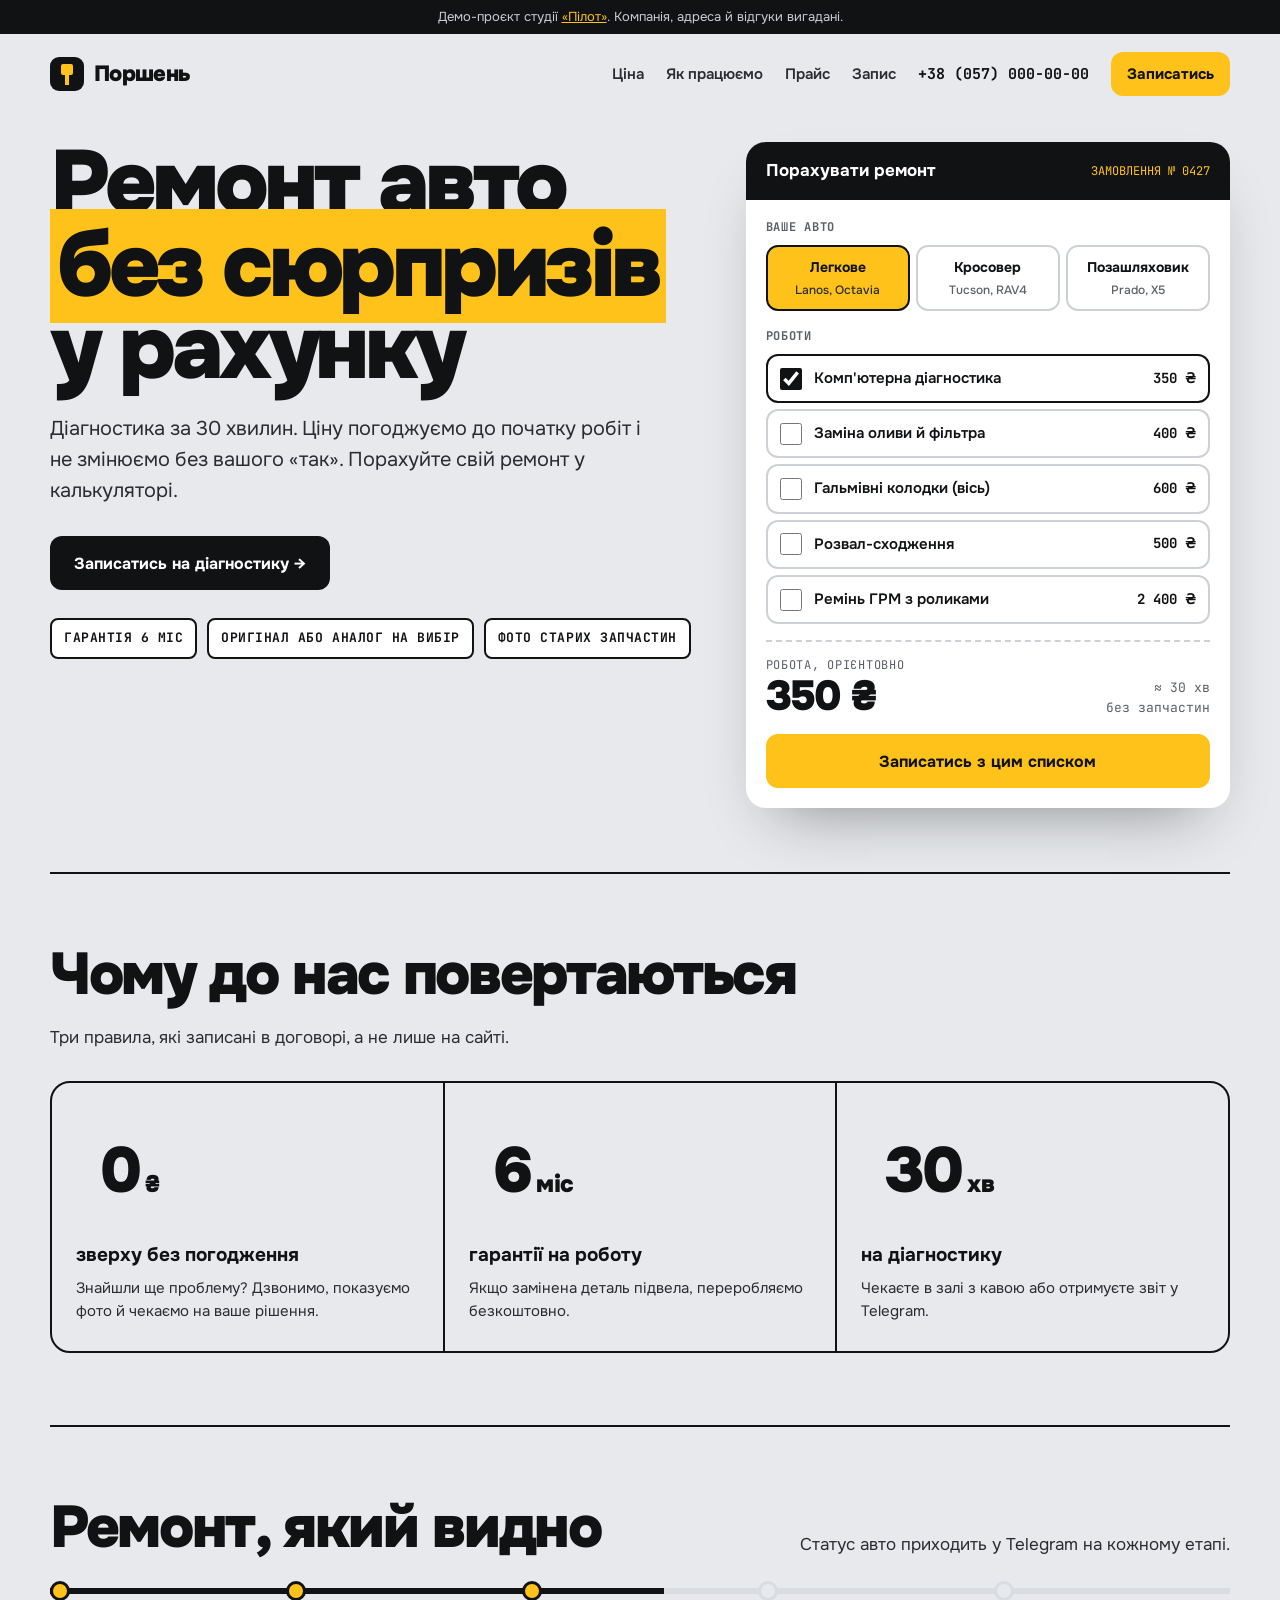
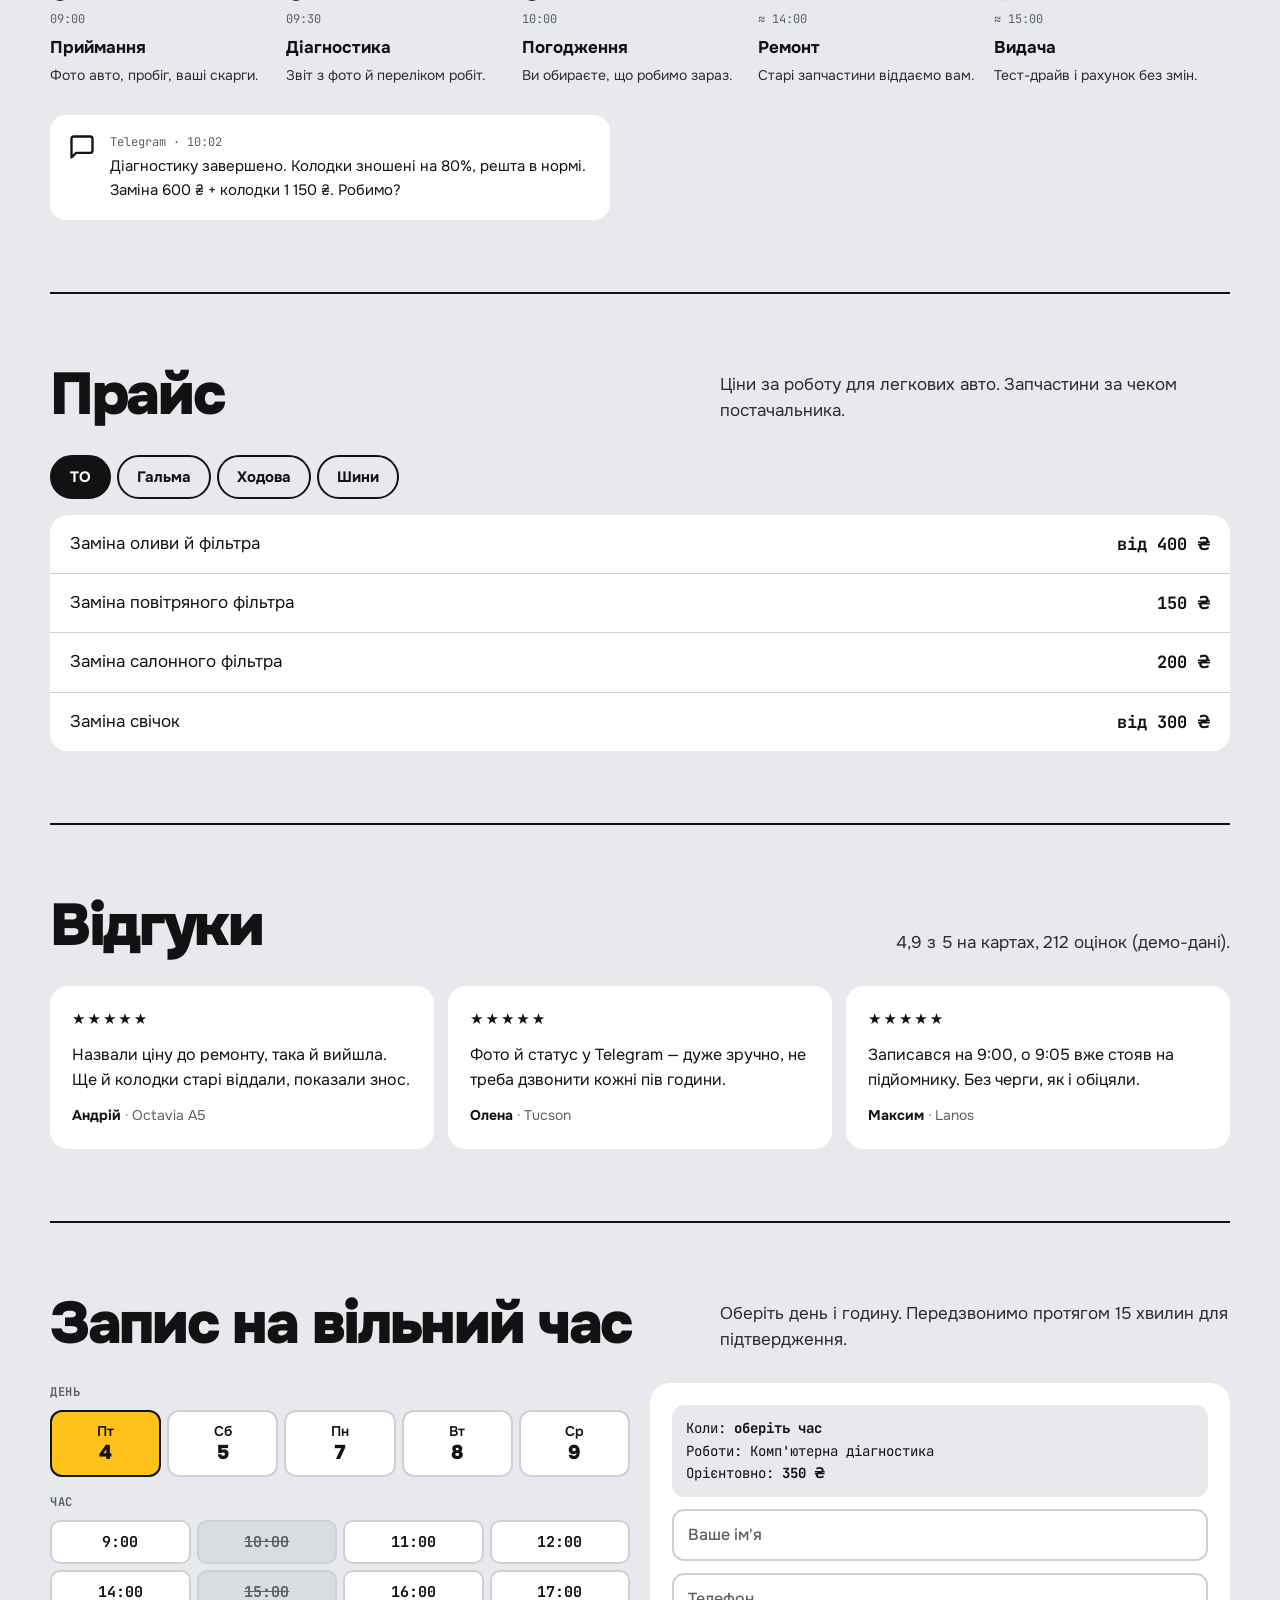
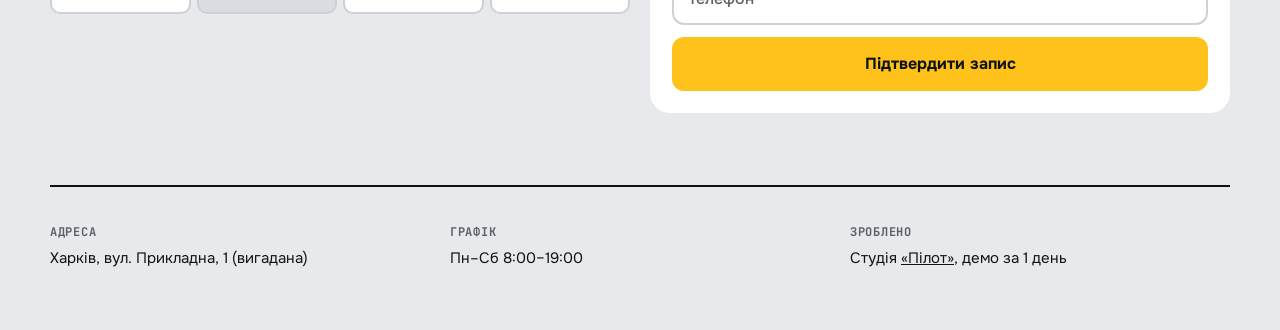
<file: sto/index.html>
<!doctype html>
<html lang="uk">
<head>
<meta charset="utf-8">
<meta name="viewport" content="width=device-width, initial-scale=1">
<title>Поршень — автосервіс у Харкові (демо)</title>
<meta name="description" content="Демо-проєкт: лендинг автосервісу з калькулятором ціни та записом на вільний час.">
<meta name="theme-color" content="#111214">
<link rel="preconnect" href="https://fonts.googleapis.com">
<link rel="preconnect" href="https://fonts.gstatic.com" crossorigin>
<link href="https://fonts.googleapis.com/css2?family=Onest:wght@400;500;600;700;800;900&family=JetBrains+Mono:wght@500;700&display=swap" rel="stylesheet">
<style>
:root{--ink:#111214;--ink2:#2A2C31;--steel:#5B5F67;--conc:#E7E9EC;--conc2:#D9DCE0;--white:#fff;--y:#FFC21A;--y2:#FFD65C;--line:#CDD1D6;--ease:cubic-bezier(.16,1,.3,1);--mono:'JetBrains Mono',ui-monospace,monospace}
*{box-sizing:border-box;margin:0;padding:0}
html{scroll-behavior:smooth;-webkit-text-size-adjust:100%}
body{font:17px/1.55 Onest,system-ui,sans-serif;color:var(--ink);background:var(--conc)}
::selection{background:var(--y);color:var(--ink)}
:focus-visible{outline:3px solid var(--ink);outline-offset:3px;border-radius:6px}
a{color:inherit}
.wrap{width:min(1180px,100% - 32px);margin-inline:auto}
.demo{background:var(--ink);color:#C9CCD2;text-align:center;font-size:13px;padding:7px 16px}
.demo a{color:var(--y)}
.nav{display:flex;align-items:center;gap:22px;padding:18px 0}
.brand{display:flex;align-items:center;gap:10px;font-weight:900;font-size:22px;letter-spacing:-.03em;text-decoration:none;margin-right:auto}
.brand svg{width:34px;height:34px}
.nav nav{display:flex;gap:22px;font-weight:600;font-size:15px}
.nav nav a{text-decoration:none;color:var(--ink2)}
.nav nav a:hover{text-decoration:underline;text-underline-offset:5px;text-decoration-thickness:2px;text-decoration-color:var(--y)}
.phone{font-family:var(--mono);font-weight:700;font-size:15px;text-decoration:none}
@media(max-width:820px){.nav nav,.phone{display:none}}
.btn{display:inline-flex;align-items:center;justify-content:center;gap:10px;min-height:54px;padding:0 24px;border-radius:12px;border:0;background:var(--ink);color:#fff;font:700 16px Onest,sans-serif;text-decoration:none;cursor:pointer;transition:transform .2s var(--ease),background-color .2s}
.btn:hover{background:#000}
.btn:active{transform:scale(.97)}
.btn-y{background:var(--y);color:var(--ink)}
.btn-y:hover{background:var(--y2)}
.btn-sm{min-height:44px;padding:0 16px;font-size:15px}
.hero{display:grid;grid-template-columns:1.15fr .85fr;gap:40px;padding:28px 0 64px;align-items:start}
.hero h1{font-size:clamp(44px,7vw,104px);line-height:.92;letter-spacing:-.05em;font-weight:900}
.hero h1 mark{background:var(--y);color:inherit;padding:0 .08em;box-decoration-break:clone;-webkit-box-decoration-break:clone}
.hero .sub{font-size:20px;color:var(--ink2);margin:24px 0 30px;max-width:30em}
.stamps{display:flex;flex-wrap:wrap;gap:10px;margin-top:28px}
.stamp{font-family:var(--mono);font-size:13px;font-weight:700;letter-spacing:.04em;text-transform:uppercase;padding:8px 12px;border:2px solid var(--ink);border-radius:8px;background:var(--white)}
.order{background:var(--white);border-radius:20px;box-shadow:0 30px 60px -30px rgb(17 18 20 / .45);overflow:hidden}
.order-head{display:flex;justify-content:space-between;align-items:center;padding:16px 20px;background:var(--ink);color:#fff}
.order-head b{font-size:17px}
.order-head span{font-family:var(--mono);font-size:12px;color:var(--y)}
.order form{padding:18px 20px 20px;display:grid;gap:16px}
.lbl{display:block;font-family:var(--mono);font-size:12px;font-weight:700;letter-spacing:.06em;text-transform:uppercase;color:var(--steel);margin-bottom:8px}
.seg{display:grid;grid-template-columns:repeat(3,1fr);gap:6px}
.seg input{position:absolute;opacity:0;pointer-events:none}
.seg label{display:flex;flex-direction:column;align-items:center;gap:2px;padding:10px 6px;border-radius:12px;border:2px solid var(--line);cursor:pointer;font-weight:700;font-size:14px;text-align:center;transition:border-color .2s,background-color .2s}
.seg label small{font-weight:500;color:var(--steel);font-size:12px}
.seg input:checked+label{border-color:var(--ink);background:var(--y)}
.seg input:checked+label small{color:var(--ink2)}
.seg input:focus-visible+label{outline:3px solid var(--ink);outline-offset:2px}
.works{display:grid;gap:6px}
.work{display:flex;align-items:center;gap:12px;padding:11px 12px;border-radius:12px;border:2px solid var(--line);cursor:pointer;transition:border-color .2s}
.work input{width:22px;height:22px;accent-color:var(--ink);flex:none}
.work span{flex:1;font-weight:600;font-size:15px}
.work b{font-family:var(--mono);font-size:14px;white-space:nowrap}
.work:has(input:checked){border-color:var(--ink)}
.total{display:flex;justify-content:space-between;align-items:end;padding-top:14px;border-top:2px dashed var(--line)}
.total small{display:block;font-family:var(--mono);font-size:12px;color:var(--steel);text-transform:uppercase;letter-spacing:.06em}
.total output{font-size:42px;font-weight:900;letter-spacing:-.04em;line-height:1}
.total .time{font-family:var(--mono);font-size:13px;color:var(--steel);text-align:right}
@media(max-width:900px){.hero{grid-template-columns:1fr;gap:28px;padding-top:10px}}
section.s{padding:72px 0;border-top:2px solid var(--ink)}
.s-head{display:flex;justify-content:space-between;align-items:end;gap:20px;margin-bottom:30px;flex-wrap:wrap}
.s h2{font-size:clamp(34px,4.6vw,60px);line-height:1;letter-spacing:-.04em;font-weight:900}
.s-head p{max-width:30em;color:var(--ink2)}
.why{display:grid;grid-template-columns:repeat(3,1fr);gap:2px;background:var(--ink);border:2px solid var(--ink);border-radius:20px;overflow:hidden}
.why div{background:var(--conc);padding:28px 24px}
.why .n{font-size:64px;font-weight:900;letter-spacing:-.05em;line-height:1}
.why .n span{font-size:24px;letter-spacing:-.02em}
.why b{display:block;font-size:19px;margin:10px 0 6px}
.why p{color:var(--ink2);font-size:15px}
@media(max-width:820px){.why{grid-template-columns:1fr}}
.track{list-style:none;display:grid;grid-template-columns:repeat(5,1fr)}
.track li{position:relative;padding:22px 16px 0 0}
.track li::before{content:'';position:absolute;top:0;left:0;right:0;height:6px;background:var(--conc2)}
.track li.done::before{background:var(--ink)}
.track li.now::before{background:linear-gradient(90deg,var(--ink) 60%,var(--conc2) 60%)}
.track .dot{position:absolute;top:-7px;left:0;width:20px;height:20px;border-radius:50%;background:var(--conc);border:3px solid var(--conc2)}
.track li.done .dot,.track li.now .dot{border-color:var(--ink);background:var(--y)}
.track b{display:block;font-size:17px;margin-bottom:4px}
.track p{font-size:14px;color:var(--ink2)}
.track .when{font-family:var(--mono);font-size:12px;color:var(--steel);display:block;margin-bottom:6px}
.sms{margin-top:28px;display:flex;gap:14px;align-items:flex-start;background:var(--white);border-radius:16px;padding:18px;max-width:560px}
.sms svg{width:28px;height:28px;flex:none}
.sms p{font-size:15px}
.sms small{display:block;font-family:var(--mono);font-size:12px;color:var(--steel);margin-bottom:4px}
@media(max-width:820px){.track{grid-template-columns:1fr;gap:18px}.track li{padding:0 0 0 34px}.track li::before{top:0;bottom:-18px;left:8px;right:auto;width:4px;height:auto}.track li:last-child::before{display:none}.track .dot{top:0}.track li.now::before{background:linear-gradient(var(--ink) 50%,var(--conc2) 50%)}}
.tabs{display:flex;gap:6px;flex-wrap:wrap;margin-bottom:16px}
.tab{min-height:44px;padding:0 18px;border-radius:22px;border:2px solid var(--ink);background:transparent;font:700 15px Onest,sans-serif;cursor:pointer;color:var(--ink)}
.tab[aria-selected="true"]{background:var(--ink);color:#fff}
.plist{background:var(--white);border-radius:18px;overflow:hidden}
.plist div{display:flex;justify-content:space-between;gap:16px;padding:16px 20px;border-bottom:1px solid var(--line)}
.plist div:last-child{border-bottom:0}
.plist b{font-family:var(--mono);white-space:nowrap}
.revs{display:grid;grid-template-columns:repeat(3,1fr);gap:14px}
.rev{background:var(--white);border-radius:18px;padding:22px;display:flex;flex-direction:column;gap:12px}
.rev .stars{letter-spacing:2px;font-size:15px}
.rev p{font-size:16px;flex:1}
.rev footer{font-size:14px;color:var(--steel)}
.rev footer b{color:var(--ink)}
@media(max-width:900px){.revs{grid-template-columns:1fr}}
.book{display:grid;grid-template-columns:1fr 1fr;gap:20px;align-items:start}
.days{display:grid;grid-template-columns:repeat(5,1fr);gap:6px;margin-bottom:16px}
.day{padding:10px 4px;border-radius:12px;border:2px solid var(--line);background:var(--white);text-align:center;cursor:pointer;font:600 14px Onest,sans-serif;color:var(--ink)}
.day b{display:block;font-size:20px;font-weight:900}
.day[aria-pressed="true"]{border-color:var(--ink);background:var(--y)}
.slots{display:grid;grid-template-columns:repeat(4,1fr);gap:6px}
.slot{min-height:44px;border-radius:10px;border:2px solid var(--line);background:var(--white);font:700 15px var(--mono);cursor:pointer;color:var(--ink)}
.slot:disabled{color:var(--steel);background:var(--conc2);text-decoration:line-through;cursor:not-allowed}
.slot[aria-pressed="true"]{border-color:var(--ink);background:var(--ink);color:#fff}
.bform{background:var(--white);border-radius:20px;padding:22px;display:grid;gap:12px}
.bform input{min-height:52px;border-radius:12px;border:2px solid var(--line);padding:0 14px;font:500 16px Onest,sans-serif;background:var(--white);color:var(--ink)}
.bform input::placeholder{color:var(--steel)}
.bform input:focus{outline:none;border-color:var(--ink)}
.summary{font-family:var(--mono);font-size:14px;background:var(--conc);border-radius:12px;padding:12px 14px;line-height:1.6}
.done-msg{display:none;padding:18px;border-radius:14px;background:var(--y);font-weight:700}
@media(max-width:900px){.book{grid-template-columns:1fr}}
footer.f{border-top:2px solid var(--ink);padding:36px 0 60px;display:grid;grid-template-columns:repeat(3,1fr);gap:20px;font-size:15px}
footer.f b{display:block;font-size:12px;font-family:var(--mono);text-transform:uppercase;letter-spacing:.06em;color:var(--steel);margin-bottom:6px}
@media(max-width:720px){footer.f{grid-template-columns:1fr}}
@media(prefers-reduced-motion:reduce){*{transition:none!important}html{scroll-behavior:auto}}
</style>
</head>
<body>
<div class="demo">Демо-проєкт студії <a href="../">«Пілот»</a>. Компанія, адреса й відгуки вигадані.</div>

<header class="wrap nav">
  <a class="brand" href="#top"><svg viewBox="0 0 34 34" aria-hidden="true"><rect width="34" height="34" rx="9" fill="#111214"/><rect x="11" y="7" width="12" height="11" rx="2" fill="#FFC21A"/><rect x="15" y="18" width="4" height="10" fill="#FFC21A"/></svg>Поршень</a>
  <nav aria-label="Розділи"><a href="#calc">Ціна</a><a href="#how">Як працюємо</a><a href="#prices">Прайс</a><a href="#book">Запис</a></nav>
  <a class="phone" href="#book">+38 (057) 000-00-00</a>
  <a class="btn btn-sm btn-y" href="#book">Записатись</a>
</header>

<main id="top">
<section class="wrap hero" id="calc">
  <div>
    <h1>Ремонт авто <mark>без сюрпризів</mark> у&nbsp;рахунку</h1>
    <p class="sub">Діагностика за 30 хвилин. Ціну погоджуємо до початку робіт і не змінюємо без вашого «так». Порахуйте свій ремонт у калькуляторі.</p>
    <a class="btn" href="#book">Записатись на діагностику →</a>
    <div class="stamps"><span class="stamp">гарантія 6 міс</span><span class="stamp">оригінал або аналог на вибір</span><span class="stamp">фото старих запчастин</span></div>
  </div>

  <div class="order" aria-labelledby="ord-h">
    <div class="order-head"><b id="ord-h">Порахувати ремонт</b><span>ЗАМОВЛЕННЯ № 0427</span></div>
    <form id="calcForm" onsubmit="return false">
      <div>
        <span class="lbl">Ваше авто</span>
        <div class="seg" role="radiogroup" aria-label="Клас авто">
          <input type="radio" name="cls" id="c1" value="1" checked><label for="c1">Легкове<small>Lanos, Octavia</small></label>
          <input type="radio" name="cls" id="c2" value="1.25"><label for="c2">Кросовер<small>Tucson, RAV4</small></label>
          <input type="radio" name="cls" id="c3" value="1.5"><label for="c3">Позашляховик<small>Prado, X5</small></label>
        </div>
      </div>
      <div>
        <span class="lbl">Роботи</span>
        <div class="works">
          <label class="work"><input type="checkbox" value="350" data-h="0.5" checked><span>Комп'ютерна діагностика</span><b>350 ₴</b></label>
          <label class="work"><input type="checkbox" value="400" data-h="0.5"><span>Заміна оливи й фільтра</span><b>400 ₴</b></label>
          <label class="work"><input type="checkbox" value="600" data-h="1"><span>Гальмівні колодки (вісь)</span><b>600 ₴</b></label>
          <label class="work"><input type="checkbox" value="500" data-h="1"><span>Розвал-сходження</span><b>500 ₴</b></label>
          <label class="work"><input type="checkbox" value="2400" data-h="4"><span>Ремінь ГРМ з роликами</span><b>2 400 ₴</b></label>
        </div>
      </div>
      <div class="total">
        <div><small>Робота, орієнтовно</small><output id="sum" aria-live="polite">350 ₴</output></div>
        <div class="time" id="time">≈ 30 хв<br>без запчастин</div>
      </div>
      <a class="btn btn-y" href="#book">Записатись з цим списком</a>
    </form>
  </div>
</section>

<section class="wrap s" aria-labelledby="why-h">
  <div class="s-head"><h2 id="why-h">Чому до нас повертаються</h2><p>Три правила, які записані в договорі, а не лише на сайті.</p></div>
  <div class="why">
    <div><div class="n">0<span> ₴</span></div><b>зверху без погодження</b><p>Знайшли ще проблему? Дзвонимо, показуємо фото й чекаємо на ваше рішення.</p></div>
    <div><div class="n">6<span> міс</span></div><b>гарантії на роботу</b><p>Якщо замінена деталь підвела, переробляємо безкоштовно.</p></div>
    <div><div class="n">30<span> хв</span></div><b>на діагностику</b><p>Чекаєте в залі з кавою або отримуєте звіт у Telegram.</p></div>
  </div>
</section>

<section class="wrap s" id="how" aria-labelledby="how-h">
  <div class="s-head"><h2 id="how-h">Ремонт, який видно</h2><p>Статус авто приходить у Telegram на кожному етапі.</p></div>
  <ol class="track">
    <li class="done"><span class="dot"></span><span class="when">09:00</span><b>Приймання</b><p>Фото авто, пробіг, ваші скарги.</p></li>
    <li class="done"><span class="dot"></span><span class="when">09:30</span><b>Діагностика</b><p>Звіт з фото й переліком робіт.</p></li>
    <li class="now"><span class="dot"></span><span class="when">10:00</span><b>Погодження</b><p>Ви обираєте, що робимо зараз.</p></li>
    <li><span class="dot"></span><span class="when">≈ 14:00</span><b>Ремонт</b><p>Старі запчастини віддаємо вам.</p></li>
    <li><span class="dot"></span><span class="when">≈ 15:00</span><b>Видача</b><p>Тест-драйв і рахунок без змін.</p></li>
  </ol>
  <div class="sms"><svg viewBox="0 0 24 24" fill="none" stroke="#111214" stroke-width="2" stroke-linecap="round" stroke-linejoin="round" aria-hidden="true"><path d="M21 15a2 2 0 0 1-2 2H7l-4 4V5a2 2 0 0 1 2-2h14a2 2 0 0 1 2 2z"/></svg><div><small>Telegram · 10:02</small><p>Діагностику завершено. Колодки зношені на 80%, решта в нормі. Заміна 600 ₴ + колодки 1 150 ₴. Робимо?</p></div></div>
</section>

<section class="wrap s" id="prices" aria-labelledby="pr-h">
  <div class="s-head"><h2 id="pr-h">Прайс</h2><p>Ціни за роботу для легкових авто. Запчастини за чеком постачальника.</p></div>
  <div class="tabs" role="tablist" aria-label="Категорії">
    <button class="tab" role="tab" aria-selected="true" data-t="to">ТО</button>
    <button class="tab" role="tab" aria-selected="false" data-t="br">Гальма</button>
    <button class="tab" role="tab" aria-selected="false" data-t="su">Ходова</button>
    <button class="tab" role="tab" aria-selected="false" data-t="ti">Шини</button>
  </div>
  <div class="plist" role="tabpanel" id="plist"></div>
</section>

<section class="wrap s" aria-labelledby="rv-h">
  <div class="s-head"><h2 id="rv-h">Відгуки</h2><p>4,9 з 5 на картах, 212 оцінок (демо-дані).</p></div>
  <div class="revs">
    <article class="rev"><div class="stars" aria-label="5 з 5">★★★★★</div><p>Назвали ціну до ремонту, така й вийшла. Ще й колодки старі віддали, показали знос.</p><footer><b>Андрій</b> · Octavia A5</footer></article>
    <article class="rev"><div class="stars" aria-label="5 з 5">★★★★★</div><p>Фото й статус у Telegram — дуже зручно, не треба дзвонити кожні пів години.</p><footer><b>Олена</b> · Tucson</footer></article>
    <article class="rev"><div class="stars" aria-label="5 з 5">★★★★★</div><p>Записався на 9:00, о 9:05 вже стояв на підйомнику. Без черги, як і обіцяли.</p><footer><b>Максим</b> · Lanos</footer></article>
  </div>
</section>

<section class="wrap s" id="book" aria-labelledby="bk-h">
  <div class="s-head"><h2 id="bk-h">Запис на вільний час</h2><p>Оберіть день і годину. Передзвонимо протягом 15 хвилин для підтвердження.</p></div>
  <div class="book">
    <div>
      <span class="lbl">День</span>
      <div class="days" id="days"></div>
      <span class="lbl">Час</span>
      <div class="slots" id="slots"></div>
    </div>
    <form class="bform" id="bookForm">
      <div class="summary" id="summary" aria-live="polite">Оберіть день і час</div>
      <input name="name" placeholder="Ваше ім'я" autocomplete="name" required aria-label="Ваше ім'я">
      <input name="tel" type="tel" placeholder="Телефон" autocomplete="tel" required aria-label="Телефон">
      <button class="btn btn-y" type="submit">Підтвердити запис</button>
      <div class="done-msg" id="done" role="status">Записали. Передзвонимо протягом 15 хвилин. (Демо: заявка нікуди не надсилається.)</div>
    </form>
  </div>
</section>
</main>

<footer class="wrap f">
  <div><b>Адреса</b>Харків, вул. Прикладна, 1 (вигадана)</div>
  <div><b>Графік</b>Пн–Сб 8:00–19:00</div>
  <div><b>Зроблено</b>Студія <a href="../">«Пілот»</a>, демо за 1 день</div>
</footer>

<script>
const form = document.getElementById('calcForm');
const fmt = (n) => Math.round(n).toLocaleString('uk-UA').replace(/ /g, ' ') + ' ₴';
let works = [], total = 350;
function calc() {
  const k = Number(form.querySelector('[name=cls]:checked').value);
  const picked = [...form.querySelectorAll('.work input:checked')];
  total = Math.round(picked.reduce((a, i) => a + Number(i.value), 0) * k / 10) * 10;
  const h = picked.reduce((a, i) => a + Number(i.dataset.h), 0);
  document.getElementById('sum').textContent = fmt(total);
  document.getElementById('time').innerHTML = (h ? (h < 1 ? '≈ ' + h * 60 + ' хв' : '≈ ' + String(h).replace('.', ',') + ' год') : '—') + '<br>без запчастин';
  works = picked.map((i) => i.parentElement.querySelector('span').textContent);
  renderSummary();
}
form.addEventListener('change', calc);

const P = {
  to: [['Заміна оливи й фільтра', 'від 400 ₴'], ['Заміна повітряного фільтра', '150 ₴'], ['Заміна салонного фільтра', '200 ₴'], ['Заміна свічок', 'від 300 ₴']],
  br: [['Колодки передні', '600 ₴'], ['Колодки задні', '700 ₴'], ['Диски + колодки (вісь)', '1 100 ₴'], ['Заміна гальмівної рідини', '450 ₴']],
  su: [['Діагностика ходової', '250 ₴'], ['Розвал-сходження', '500 ₴'], ['Амортизатор (1 шт)', 'від 650 ₴'], ['Сайлентблоки важеля', 'від 800 ₴']],
  ti: [['Шиномонтаж R13–R15', '600 ₴'], ['Шиномонтаж R16–R18', '800 ₴'], ['Балансування (1 колесо)', '100 ₴'], ['Зберігання шин (сезон)', '900 ₴']]
};
const plist = document.getElementById('plist');
function showTab(t) {
  document.querySelectorAll('.tab').forEach((b) => b.setAttribute('aria-selected', b.dataset.t === t));
  plist.innerHTML = P[t].map(([n, p]) => `<div><span>${n}</span><b>${p}</b></div>`).join('');
}
document.querySelectorAll('.tab').forEach((b) => b.addEventListener('click', () => showTab(b.dataset.t)));
showTab('to');

const DN = ['Нд', 'Пн', 'Вт', 'Ср', 'Чт', 'Пт', 'Сб'];
const daysEl = document.getElementById('days'), slotsEl = document.getElementById('slots');
const days = [];
for (let i = 0, d = new Date(); days.length < 5; i++) { const x = new Date(d); x.setDate(d.getDate() + i); if (x.getDay() !== 0) days.push(x); }
let selDay = 0, selSlot = null;
const busy = (di, h) => ((di * 7 + h * 3) % 5) === 0;
function renderDays() {
  daysEl.innerHTML = days.map((d, i) => `<button type="button" class="day" data-i="${i}" aria-pressed="${i === selDay}">${DN[d.getDay()]}<b>${d.getDate()}</b></button>`).join('');
  const hours = [9, 10, 11, 12, 14, 15, 16, 17];
  slotsEl.innerHTML = hours.map((h) => `<button type="button" class="slot" data-h="${h}" ${busy(selDay, h) ? 'disabled aria-label="' + h + ':00, зайнято"' : ''} aria-pressed="${selSlot === h}">${h}:00</button>`).join('');
}
daysEl.addEventListener('click', (e) => { const b = e.target.closest('.day'); if (!b) return; selDay = +b.dataset.i; selSlot = null; renderDays(); renderSummary(); });
slotsEl.addEventListener('click', (e) => { const b = e.target.closest('.slot'); if (!b || b.disabled) return; selSlot = +b.dataset.h; renderDays(); renderSummary(); });
function renderSummary() {
  const d = days[selDay];
  const when = selSlot ? `${DN[d.getDay()]}, ${d.getDate()}.${String(d.getMonth() + 1).padStart(2, '0')} о ${selSlot}:00` : 'оберіть час';
  document.getElementById('summary').innerHTML = `Коли: <b>${when}</b><br>Роботи: ${works.join(', ') || 'діагностика'}<br>Орієнтовно: <b>${fmt(total)}</b>`;
}
document.getElementById('bookForm').addEventListener('submit', (e) => {
  e.preventDefault();
  if (!selSlot) { document.getElementById('summary').innerHTML = '<b>Оберіть, будь ласка, час</b>'; return; }
  document.getElementById('done').style.display = 'block';
});
renderDays(); calc();
</script>
</body>
</html>
</file>
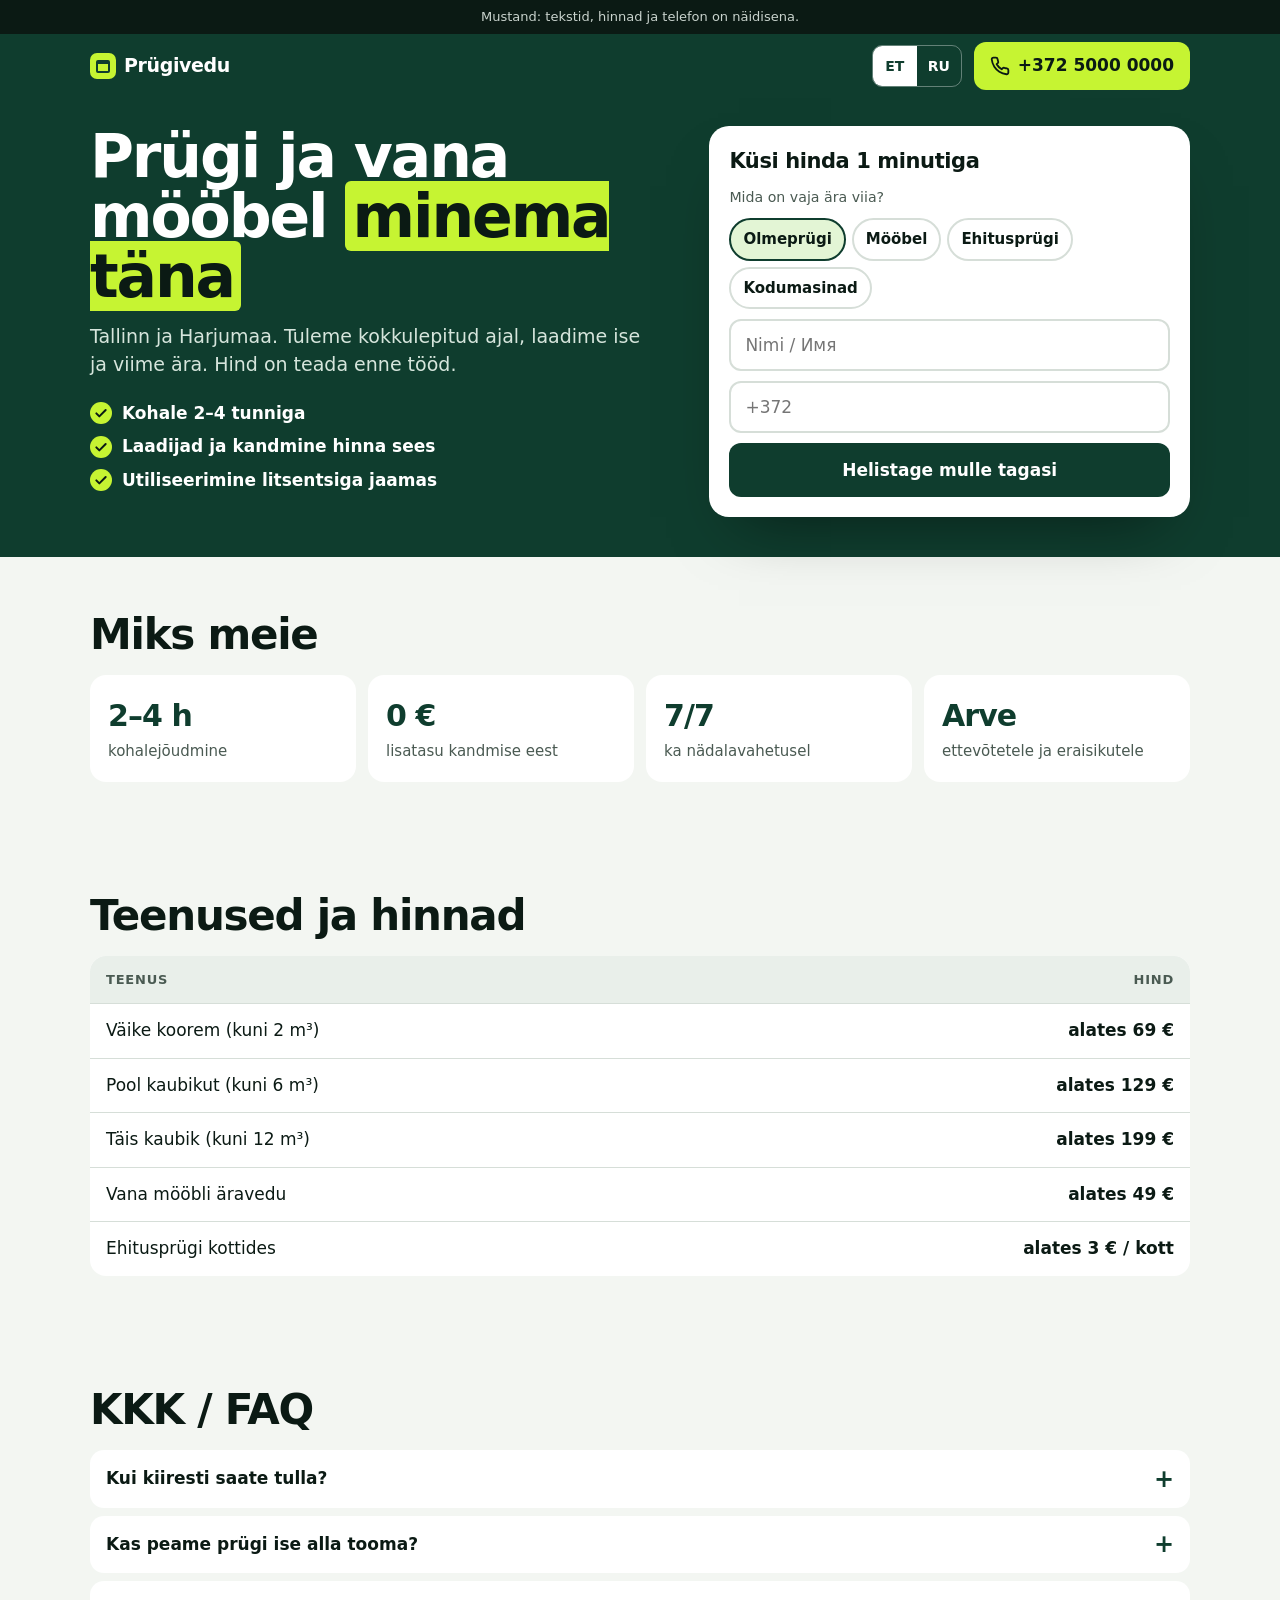
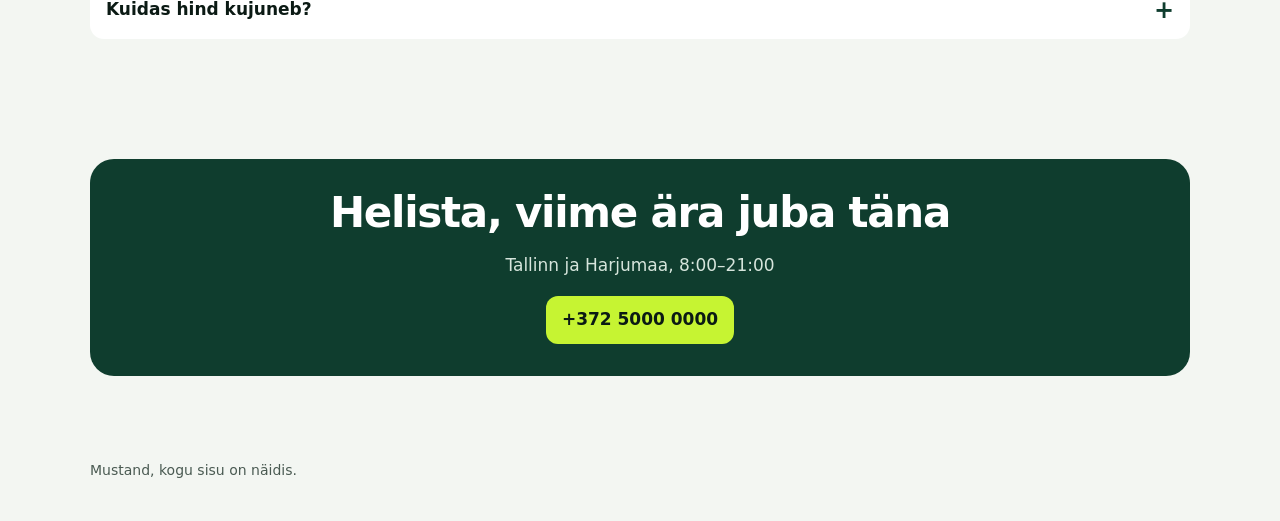
<file: drafts/prugivedu/index.html>
<!doctype html>
<html lang="et">
<head>
<meta charset="utf-8">
<meta name="viewport" content="width=device-width, initial-scale=1">
<title>Prügivedu Tallinnas — kiire äravedu (mustand)</title>
<meta name="description" content="Prügi, vana mööbli ja ehitusprahi äravedu Tallinnas ja Harjumaal. Täna või homme, fikseeritud hind.">
<meta name="theme-color" content="#0F3D2E">
<style>
:root{--g:#0F3D2E;--g2:#14533F;--lime:#C6F432;--ink:#0B1A14;--paper:#F3F6F2;--mute:#4A5A52;--line:#D6DED8;--white:#fff;--ease:cubic-bezier(.16,1,.3,1)}
*{box-sizing:border-box;margin:0;padding:0}
html{-webkit-text-size-adjust:100%;scroll-behavior:smooth}
body{font:17px/1.5 system-ui,-apple-system,"Segoe UI",Roboto,sans-serif;color:var(--ink);background:var(--paper)}
a{color:inherit}
:focus-visible{outline:3px solid var(--lime);outline-offset:3px;border-radius:6px}
.wrap{width:min(1100px,100% - 32px);margin-inline:auto}
.note{background:var(--ink);color:#C9D3CD;font-size:13px;text-align:center;padding:7px 12px}
/* header with big call button */
.top{position:sticky;top:0;z-index:5;background:var(--g);color:#fff}
.top .wrap{display:flex;align-items:center;gap:12px;min-height:64px}
.logo{font-weight:800;font-size:19px;letter-spacing:-.02em;margin-right:auto;display:flex;align-items:center;gap:8px;text-decoration:none}
.logo i{width:26px;height:26px;border-radius:7px;background:var(--lime);display:inline-block;position:relative}
.logo i::after{content:'';position:absolute;inset:7px 6px 6px;border:2.5px solid var(--g);border-top-width:4px;border-radius:2px}
.lang{display:flex;border:1.5px solid rgb(255 255 255 / .35);border-radius:10px;overflow:hidden}
.lang button{background:none;border:0;color:#fff;font:700 14px system-ui;padding:8px 10px;cursor:pointer;min-width:44px;min-height:40px}
.lang button[aria-pressed="true"]{background:#fff;color:var(--g)}
.call{display:inline-flex;align-items:center;gap:8px;background:var(--lime);color:var(--ink);font-weight:800;text-decoration:none;border-radius:12px;padding:0 16px;min-height:48px;white-space:nowrap}
.call svg{width:20px;height:20px}
@media(max-width:520px){.call span{display:none}.call{padding:0 14px}}
/* hero */
.hero{background:var(--g);color:#fff;padding:28px 0 40px}
.hero .wrap{display:grid;grid-template-columns:1.1fr .9fr;gap:32px;align-items:start}
.hero h1{font-size:clamp(30px,8.4vw,60px);overflow-wrap:break-word;line-height:1;letter-spacing:-.035em;font-weight:850}
.hero h1 mark{background:var(--lime);color:var(--ink);padding:0 .12em;border-radius:6px}
.hero p{font-size:19px;color:#D6E5DC;margin:16px 0 22px;max-width:30em}
.ticks{list-style:none;display:grid;gap:8px}
.ticks li{display:flex;gap:10px;align-items:center;font-weight:600}
.ticks li::before{content:'';flex:none;width:22px;height:22px;border-radius:50%;background:var(--lime) url("data:image/svg+xml,%3Csvg xmlns='http://www.w3.org/2000/svg' viewBox='0 0 24 24'%3E%3Cpath d='M5 12.5l4.5 4.5L19 7.5' fill='none' stroke='%230B1A14' stroke-width='3' stroke-linecap='round' stroke-linejoin='round'/%3E%3C/svg%3E") center/16px no-repeat}
.form{background:var(--white);color:var(--ink);border-radius:20px;padding:20px;display:grid;gap:10px;box-shadow:0 30px 60px -30px rgb(0 0 0 / .5)}
.form h2{font-size:21px;letter-spacing:-.02em}
.form small{color:var(--mute)}
.chips{display:flex;flex-wrap:wrap;gap:6px}
.chips input{position:absolute;opacity:0;pointer-events:none}
.chips label{border:2px solid var(--line);border-radius:22px;padding:8px 12px;font-weight:600;font-size:15px;cursor:pointer;min-height:40px;display:inline-flex;align-items:center}
.chips input:checked+label{border-color:var(--g);background:#E3F5D5}
.chips input:focus-visible+label{outline:3px solid var(--g);outline-offset:2px}
.form input[type=tel],.form input[type=text]{min-height:52px;border:2px solid var(--line);border-radius:12px;padding:0 14px;font:500 17px system-ui;width:100%}
.form input:focus{outline:none;border-color:var(--g)}
.send{min-height:54px;border:0;border-radius:12px;background:var(--g);color:#fff;font:800 17px system-ui;cursor:pointer}
.send:active{transform:scale(.98)}
.ok{display:none;background:#E3F5D5;border-radius:12px;padding:12px;font-weight:700}
@media(max-width:860px){.hero .wrap{grid-template-columns:1fr}}
/* sections */
section.s{padding:56px 0}
.s h2{font-size:clamp(28px,4vw,42px);letter-spacing:-.03em;line-height:1.05;margin-bottom:18px}
.adv{display:grid;grid-template-columns:repeat(4,1fr);gap:12px}
.adv div{background:var(--white);border-radius:16px;padding:18px}
.adv b{display:block;font-size:30px;font-weight:850;letter-spacing:-.03em;color:var(--g)}
.adv span{color:var(--mute);font-size:15px}
@media(max-width:860px){.adv{grid-template-columns:1fr 1fr}}
table{width:100%;border-collapse:collapse;background:var(--white);border-radius:16px;overflow:hidden}
th,td{text-align:left;padding:14px 16px;border-bottom:1px solid var(--line)}
th{font-size:13px;text-transform:uppercase;letter-spacing:.06em;color:var(--mute);background:#E9EFEA}
td:last-child,th:last-child{text-align:right;white-space:nowrap;font-weight:700}
tr:last-child td{border-bottom:0}
.faq details{background:var(--white);border-radius:14px;margin-bottom:8px}
.faq summary{cursor:pointer;list-style:none;padding:16px 44px 16px 16px;font-weight:700;position:relative}
.faq summary::-webkit-details-marker{display:none}
.faq summary::after{content:'+';position:absolute;right:16px;top:50%;transform:translateY(-50%);font-size:24px;color:var(--g);transition:transform .2s var(--ease)}
.faq details[open] summary::after{transform:translateY(-50%) rotate(45deg)}
.faq p{padding:0 16px 16px;color:var(--mute)}
.cta{background:var(--g);color:#fff;border-radius:24px;padding:32px 24px;text-align:center}
.cta p{color:#D6E5DC;margin:8px 0 18px}
footer{padding:28px 0 40px;color:var(--mute);font-size:14px}
[data-ru]{display:none}
html[lang=ru] [data-et]{display:none}
html[lang=ru] [data-ru]{display:revert}
</style>
</head>
<body>
<div class="note"><span data-et>Mustand: tekstid, hinnad ja telefon on näidisena.</span><span data-ru>Черновик: тексты, цены и телефон — пример.</span></div>

<header class="top">
  <div class="wrap">
    <a class="logo" href="#"><i aria-hidden="true"></i>Prügivedu</a>
    <div class="lang" role="group" aria-label="Keel / Язык"><button type="button" data-l="et" aria-pressed="true">ET</button><button type="button" data-l="ru" aria-pressed="false">RU</button></div>
    <a class="call" href="tel:+3725000000"><svg viewBox="0 0 24 24" fill="none" stroke="currentColor" stroke-width="2.2" stroke-linecap="round" stroke-linejoin="round" aria-hidden="true"><path d="M22 16.9v3a2 2 0 0 1-2.2 2 19.8 19.8 0 0 1-8.6-3.1 19.5 19.5 0 0 1-6-6A19.8 19.8 0 0 1 2.1 4.2 2 2 0 0 1 4.1 2h3a2 2 0 0 1 2 1.7c.1 1 .4 1.9.7 2.8a2 2 0 0 1-.5 2.1L8 9.9a16 16 0 0 0 6 6l1.3-1.3a2 2 0 0 1 2.1-.4c.9.3 1.8.6 2.8.7a2 2 0 0 1 1.7 2z"/></svg><span>+372 5000 0000</span></a>
  </div>
</header>

<main>
<section class="hero">
  <div class="wrap">
    <div>
      <h1><span data-et>Prügi ja vana mööbel <mark>minema täna</mark></span><span data-ru>Вывезем мусор и мебель <mark>уже сегодня</mark></span></h1>
      <p><span data-et>Tallinn ja Harjumaa. Tuleme kokkulepitud ajal, laadime ise ja viime ära. Hind on teada enne tööd.</span><span data-ru>Таллинн и Харьюмаа. Приедем в оговорённое время, сами загрузим и вывезем. Цену называем до начала работ.</span></p>
      <ul class="ticks">
        <li><span data-et>Kohale 2–4 tunniga</span><span data-ru>Приезд за 2–4 часа</span></li>
        <li><span data-et>Laadijad ja kandmine hinna sees</span><span data-ru>Грузчики и вынос включены в цену</span></li>
        <li><span data-et>Utiliseerimine litsentsiga jaamas</span><span data-ru>Утилизация на лицензированной станции</span></li>
      </ul>
    </div>
    <form class="form" id="lead">
      <h2><span data-et>Küsi hinda 1 minutiga</span><span data-ru>Узнать цену за 1 минуту</span></h2>
      <small><span data-et>Mida on vaja ära viia?</span><span data-ru>Что нужно вывезти?</span></small>
      <div class="chips">
        <input type="checkbox" id="k1" checked><label for="k1"><span data-et>Olmeprügi</span><span data-ru>Бытовой мусор</span></label>
        <input type="checkbox" id="k2"><label for="k2"><span data-et>Mööbel</span><span data-ru>Мебель</span></label>
        <input type="checkbox" id="k3"><label for="k3"><span data-et>Ehitusprügi</span><span data-ru>Строймусор</span></label>
        <input type="checkbox" id="k4"><label for="k4"><span data-et>Kodumasinad</span><span data-ru>Техника</span></label>
      </div>
      <input type="text" name="name" autocomplete="name" placeholder="Nimi / Имя" aria-label="Nimi / Имя">
      <input type="tel" name="tel" autocomplete="tel" required placeholder="+372" aria-label="Telefon / Телефон">
      <button class="send" type="submit"><span data-et>Helistage mulle tagasi</span><span data-ru>Перезвоните мне</span></button>
      <div class="ok" id="ok" role="status"><span data-et>Aitäh! Helistame 15 minuti jooksul. (Mustand: vormi ei saadeta.)</span><span data-ru>Спасибо! Перезвоним за 15 минут. (Черновик: форма не отправляется.)</span></div>
    </form>
  </div>
</section>

<section class="s wrap" aria-labelledby="h-adv">
  <h2 id="h-adv"><span data-et>Miks meie</span><span data-ru>Почему мы</span></h2>
  <div class="adv">
    <div><b>2–4 h</b><span data-et>kohalejõudmine</span><span data-ru>до приезда</span></div>
    <div><b>0 €</b><span data-et>lisatasu kandmise eest</span><span data-ru>доплат за вынос</span></div>
    <div><b>7/7</b><span data-et>ka nädalavahetusel</span><span data-ru>и в выходные</span></div>
    <div><b>Arve</b><span data-et>ettevõtetele ja eraisikutele</span><span data-ru>для фирм и частных лиц</span></div>
  </div>
</section>

<section class="s wrap" aria-labelledby="h-price">
  <h2 id="h-price"><span data-et>Teenused ja hinnad</span><span data-ru>Услуги и цены</span></h2>
  <table>
    <thead><tr><th><span data-et>Teenus</span><span data-ru>Услуга</span></th><th><span data-et>Hind</span><span data-ru>Цена</span></th></tr></thead>
    <tbody>
      <tr><td><span data-et>Väike koorem (kuni 2 m³)</span><span data-ru>Малый объём (до 2 м³)</span></td><td>alates 69 €</td></tr>
      <tr><td><span data-et>Pool kaubikut (kuni 6 m³)</span><span data-ru>Полфургона (до 6 м³)</span></td><td>alates 129 €</td></tr>
      <tr><td><span data-et>Täis kaubik (kuni 12 m³)</span><span data-ru>Полный фургон (до 12 м³)</span></td><td>alates 199 €</td></tr>
      <tr><td><span data-et>Vana mööbli äravedu</span><span data-ru>Вывоз старой мебели</span></td><td>alates 49 €</td></tr>
      <tr><td><span data-et>Ehitusprügi kottides</span><span data-ru>Строймусор в мешках</span></td><td>alates 3 € / kott</td></tr>
    </tbody>
  </table>
</section>

<section class="s wrap faq" aria-labelledby="h-faq">
  <h2 id="h-faq">KKK / FAQ</h2>
  <details><summary><span data-et>Kui kiiresti saate tulla?</span><span data-ru>Как быстро приедете?</span></summary><p><span data-et>Tavaliselt samal päeval, 2–4 tunni jooksul pärast kõnet.</span><span data-ru>Обычно в тот же день, через 2–4 часа после звонка.</span></p></details>
  <details><summary><span data-et>Kas peame prügi ise alla tooma?</span><span data-ru>Нужно ли самим выносить мусор?</span></summary><p><span data-et>Ei. Laadijad kannavad ise, ka ilma liftita.</span><span data-ru>Нет. Грузчики вынесут сами, даже без лифта.</span></p></details>
  <details><summary><span data-et>Kuidas hind kujuneb?</span><span data-ru>Как считается цена?</span></summary><p><span data-et>Mahu ja prügi liigi järgi. Täpse hinna ütleme foto või kõne põhjal enne tööd.</span><span data-ru>По объёму и типу мусора. Точную цену называем по фото или звонку до начала работ.</span></p></details>
</section>

<section class="s wrap">
  <div class="cta">
    <h2><span data-et>Helista, viime ära juba täna</span><span data-ru>Звоните, вывезем уже сегодня</span></h2>
    <p><span data-et>Tallinn ja Harjumaa, 8:00–21:00</span><span data-ru>Таллинн и Харьюмаа, 8:00–21:00</span></p>
    <a class="call" href="tel:+3725000000">+372 5000 0000</a>
  </div>
</section>
</main>
<footer class="wrap"><span data-et>Mustand, kogu sisu on näidis.</span><span data-ru>Черновик, всё содержимое — пример.</span></footer>

<script>
document.querySelectorAll('.lang button').forEach((b) => b.addEventListener('click', () => {
  document.documentElement.lang = b.dataset.l;
  document.querySelectorAll('.lang button').forEach((x) => x.setAttribute('aria-pressed', x === b));
}));
document.getElementById('lead').addEventListener('submit', (e) => { e.preventDefault(); document.getElementById('ok').style.display = 'block'; });
</script>
</body>
</html>
</file>
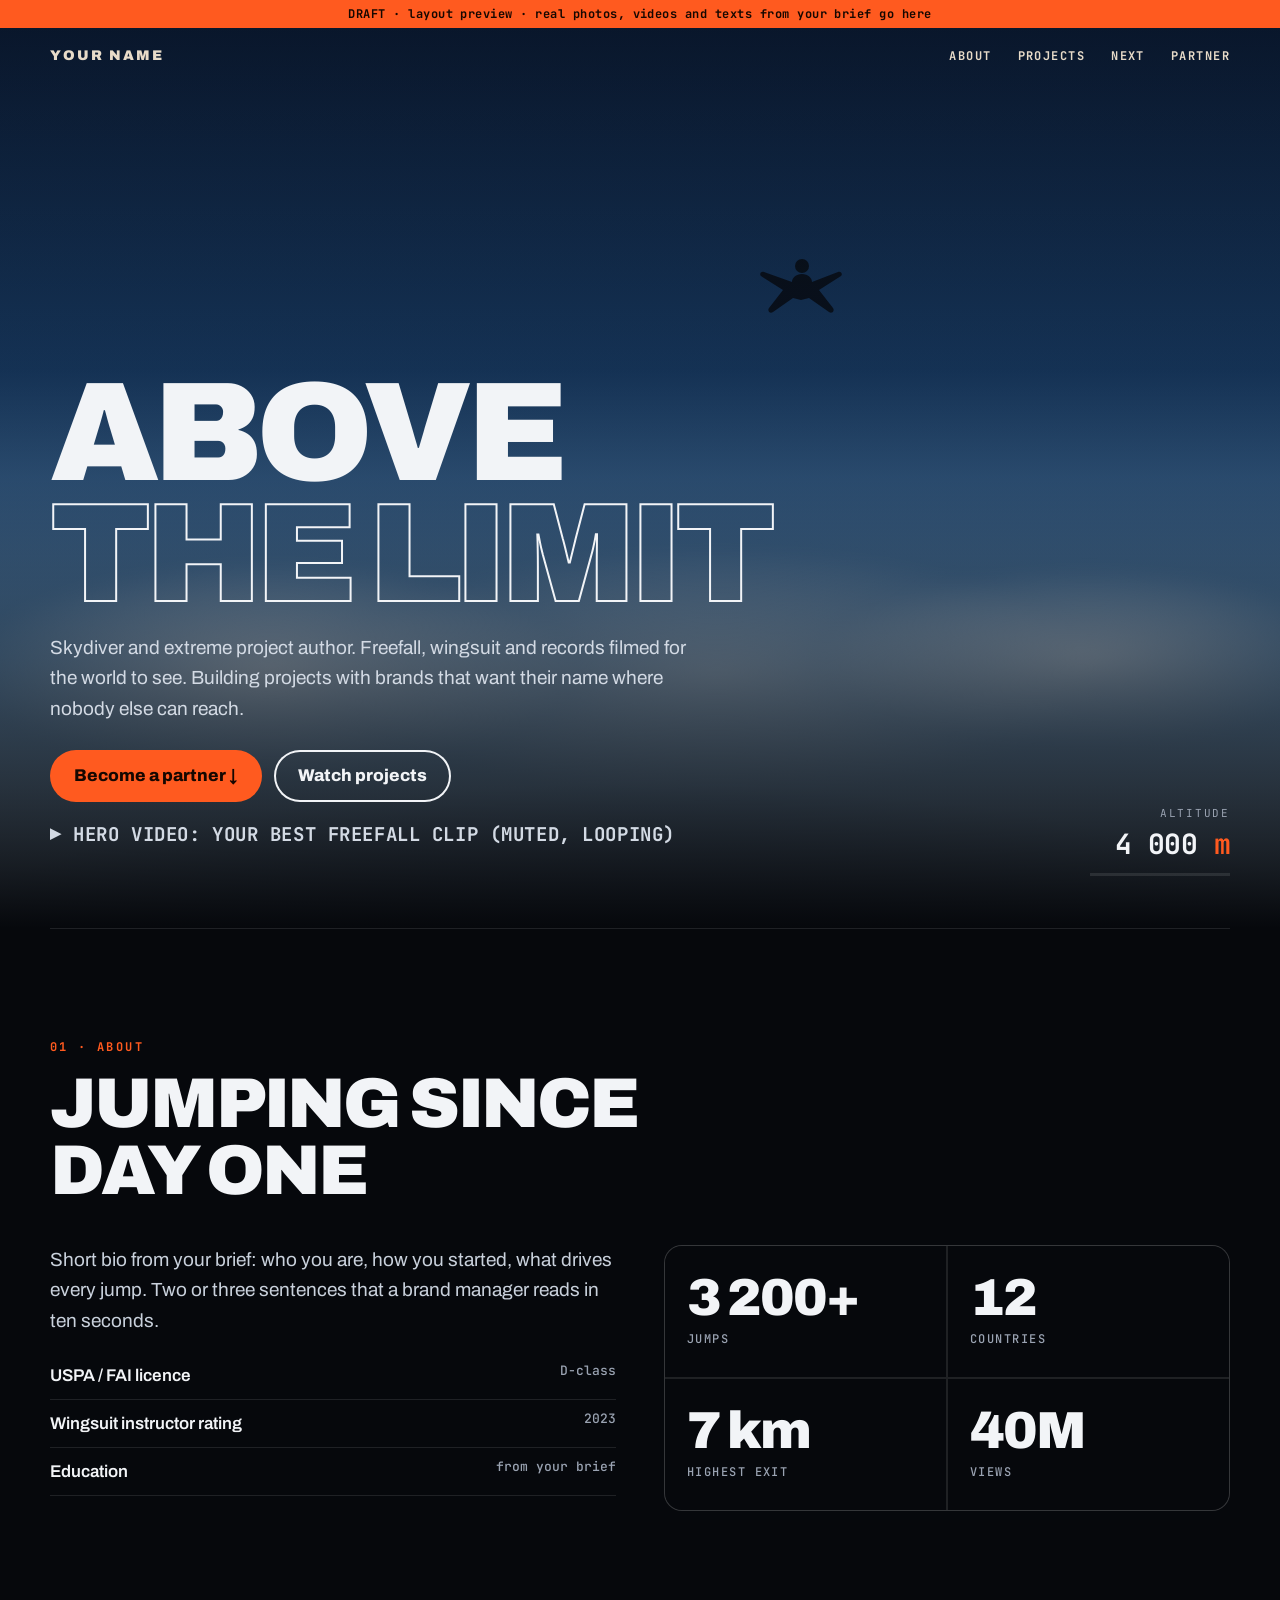
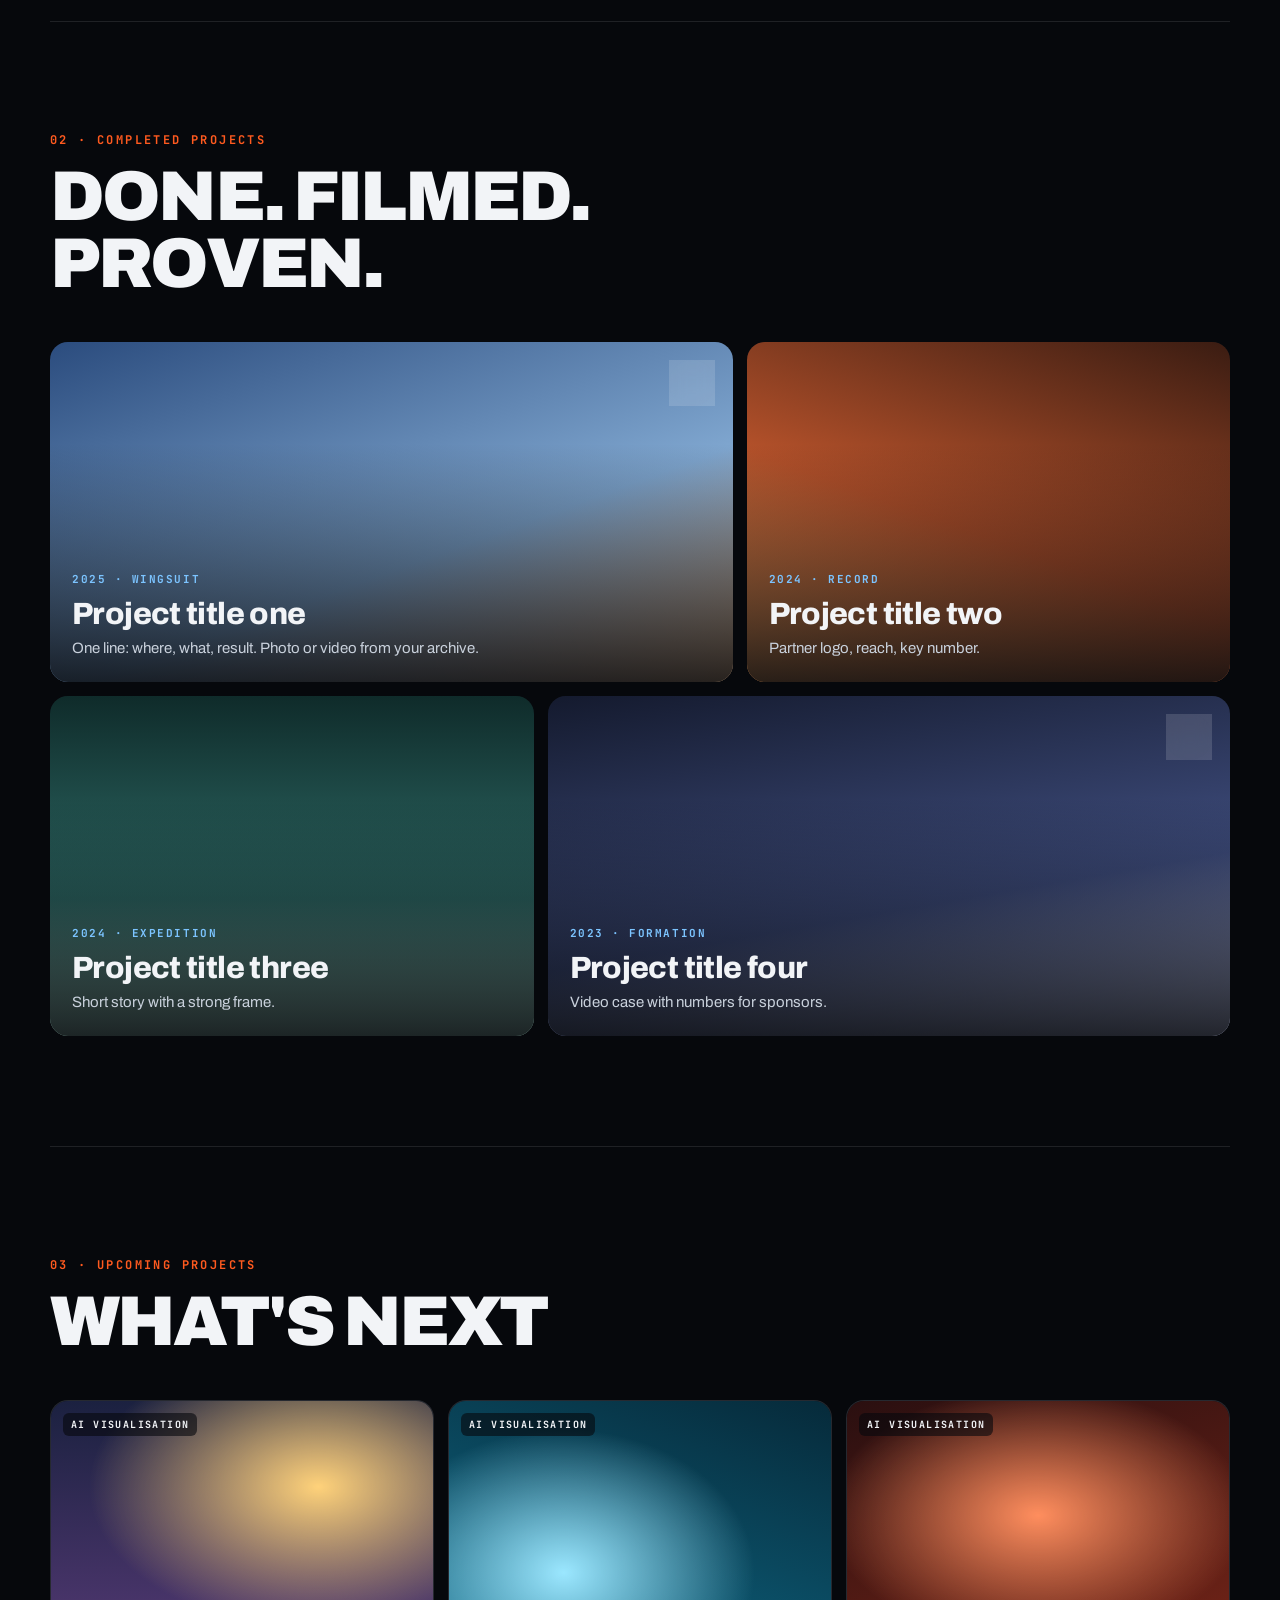
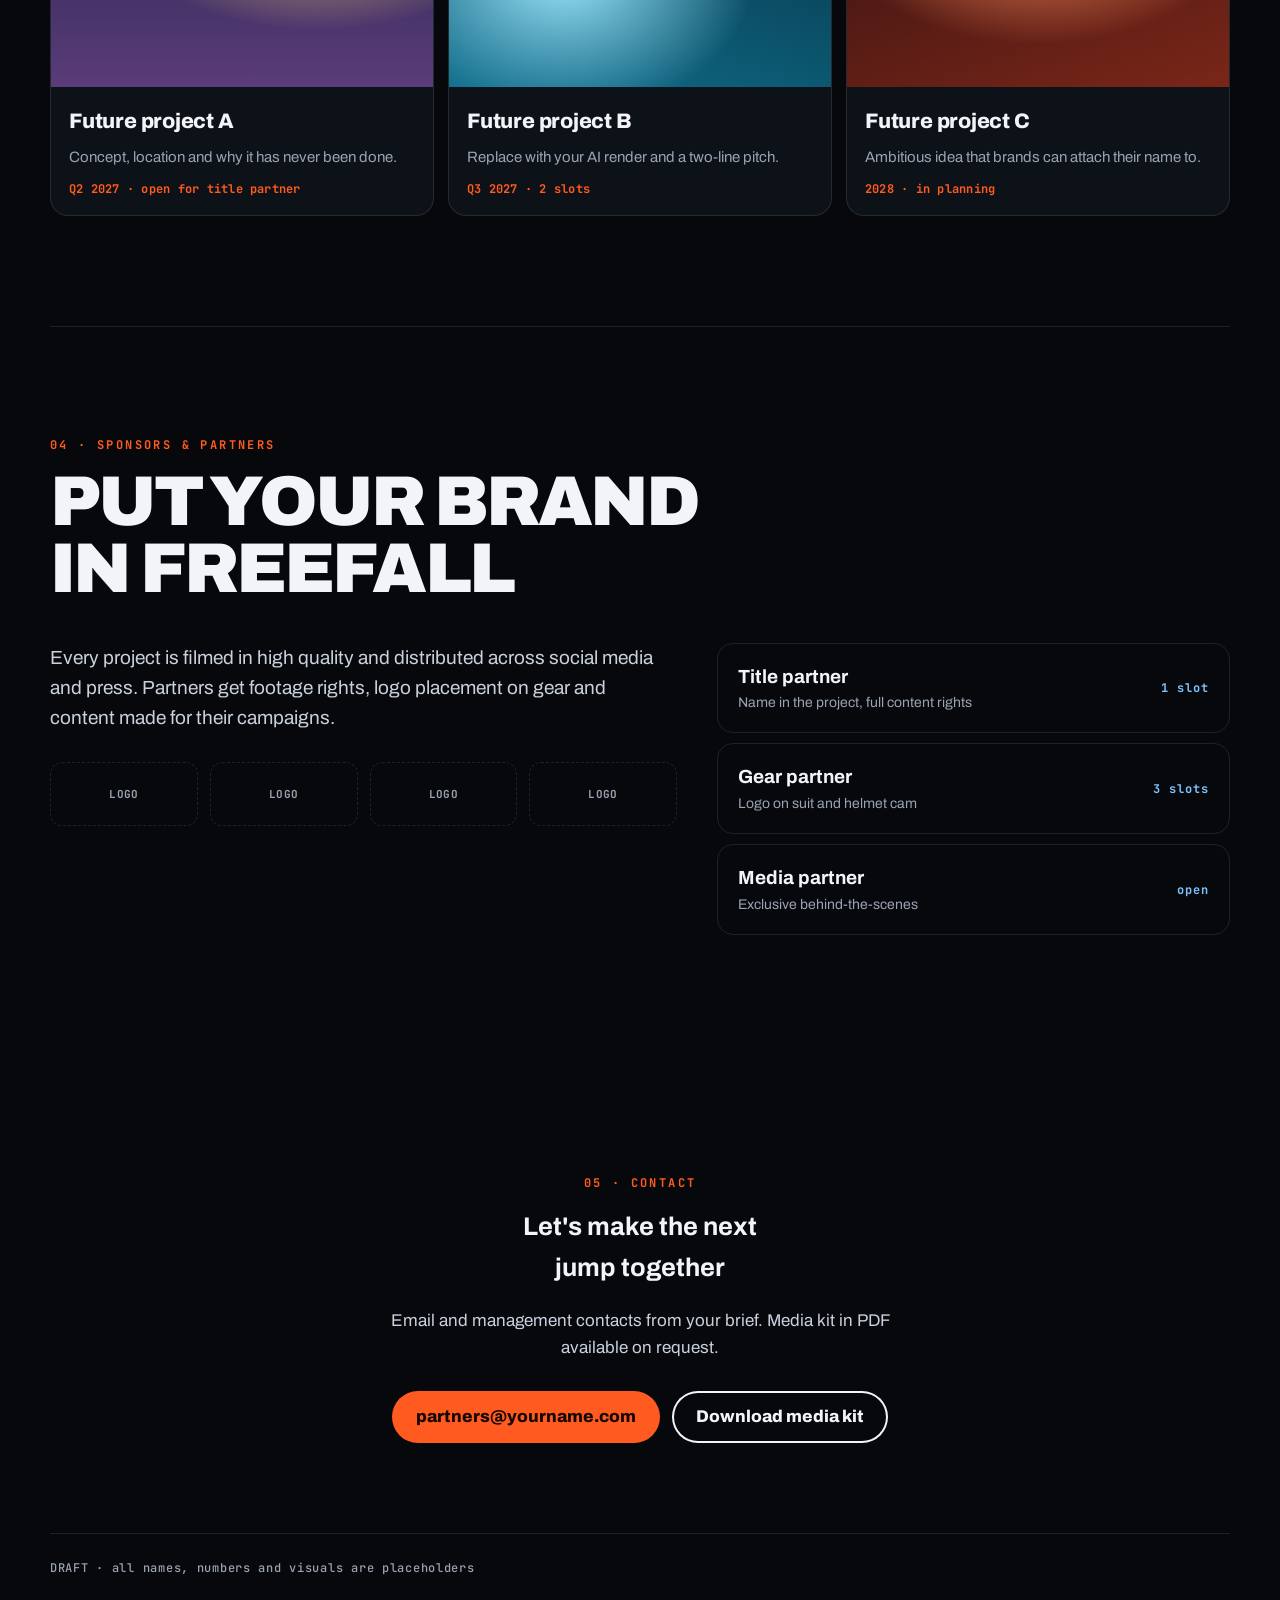
<file: drafts/skydiver/index.html>
<!doctype html>
<html lang="en">
<head>
<meta charset="utf-8">
<meta name="viewport" content="width=device-width, initial-scale=1">
<title>Skydiver &amp; Extreme Projects (draft)</title>
<meta name="description" content="Portfolio of a skydiver and extreme project author: past jumps, upcoming projects and partnership opportunities.">
<meta name="theme-color" content="#06080C">
<link rel="preconnect" href="https://fonts.googleapis.com">
<link rel="preconnect" href="https://fonts.gstatic.com" crossorigin>
<link href="https://fonts.googleapis.com/css2?family=Archivo:wght@400;500;700;800;900&family=JetBrains+Mono:wght@500;700&display=swap" rel="stylesheet">
<style>
:root{--bg:#06080C;--bg2:#0D1118;--ink:#F2F4F7;--mute:#9AA3B2;--line:rgb(255 255 255 / .1);--hot:#FF5A1F;--sky:#7CC4FF;--mono:'JetBrains Mono',ui-monospace,monospace;--ease:cubic-bezier(.16,1,.3,1)}
*{box-sizing:border-box;margin:0;padding:0}
html{scroll-behavior:smooth;-webkit-text-size-adjust:100%}
body{font:17px/1.6 Archivo,system-ui,sans-serif;color:var(--ink);background:var(--bg)}
a{color:inherit}
:focus-visible{outline:2px solid var(--hot);outline-offset:3px}
.note{position:relative;z-index:20;background:var(--hot);color:#160700;font:700 12px var(--mono);text-align:center;padding:6px 12px;letter-spacing:.04em}
.wrap{width:min(1180px,100% - 32px);margin-inline:auto}
nav{position:fixed;top:28px;left:0;right:0;z-index:10;mix-blend-mode:difference}
nav .wrap{display:flex;align-items:center;gap:26px;height:56px}
nav b{font-weight:900;letter-spacing:.14em;font-size:14px;margin-right:auto}
nav a{font:700 12px var(--mono);letter-spacing:.12em;text-decoration:none;text-transform:uppercase}
@media(max-width:700px){nav a:not(.cta-link){display:none}}

/* altimeter: signature */
.alt{position:fixed;right:max(16px,calc((100vw - 1180px)/2));bottom:24px;z-index:9;font-family:var(--mono);text-align:right;pointer-events:none}
.alt small{display:block;font-size:11px;letter-spacing:.16em;color:var(--mute)}
.alt b{font-size:28px;font-weight:700;letter-spacing:-.02em}
.alt b span{color:var(--hot)}
.alt i{display:block;height:3px;margin-top:6px;background:linear-gradient(90deg,var(--hot) var(--p,0%),var(--line) var(--p,0%));width:140px;margin-left:auto}

/* hero */
.hero{position:relative;min-height:100svh;display:flex;align-items:flex-end;overflow:hidden}
.hero .media{position:absolute;inset:0;background:
  radial-gradient(120% 60% at 50% 120%,#1A2A44 0,transparent 60%),
  linear-gradient(180deg,#0A1A33 0%,#183C66 38%,#5E8DB8 70%,#B9D3E8 100%)}
.hero .media::after{content:'';position:absolute;inset:0;background:linear-gradient(180deg,rgb(6 8 12 / .2),rgb(6 8 12 / .2) 50%,var(--bg))}
.clouds{position:absolute;left:-10%;right:-10%;bottom:12%;height:40%;background:
  radial-gradient(closest-side,rgb(255 255 255 / .55),transparent) 10% 70%/40% 60% no-repeat,
  radial-gradient(closest-side,rgb(255 255 255 / .4),transparent) 60% 80%/50% 70% no-repeat,
  radial-gradient(closest-side,rgb(255 255 255 / .5),transparent) 95% 60%/35% 50% no-repeat;filter:blur(8px);animation:drift 40s linear infinite alternate}
@keyframes drift{to{transform:translateX(6%)}}
.diver{position:absolute;top:24%;left:58%;width:min(120px,22vw);opacity:.9;animation:float 6s ease-in-out infinite}
@keyframes float{50%{transform:translateY(-14px) rotate(-4deg)}}
.hero-copy{position:relative;padding:0 0 9vh}
.kick{font:700 12px var(--mono);letter-spacing:.2em;text-transform:uppercase;color:var(--sky)}
.hero h1{font-size:clamp(56px,11vw,168px);line-height:.86;font-weight:900;letter-spacing:-.05em;text-transform:uppercase;margin:14px 0 18px}
.hero h1 span{color:transparent;-webkit-text-stroke:2px var(--ink)}
.hero p{max-width:34em;color:#D3DAE4;font-size:19px}
.row{display:flex;gap:12px;flex-wrap:wrap;margin-top:26px}
.btn{display:inline-flex;align-items:center;gap:10px;min-height:52px;padding:0 24px;border-radius:999px;background:var(--hot);color:#160700;font-weight:800;text-decoration:none;transition:transform .2s var(--ease)}
.btn:hover{transform:translateY(-2px)}
.btn.line{background:transparent;color:var(--ink);box-shadow:inset 0 0 0 2px var(--ink)}
.ph{font:700 11px var(--mono);letter-spacing:.03em;color:var(--mute);text-transform:uppercase}

section.s{padding:110px 0;border-top:1px solid var(--line)}
.label{font:700 12px var(--mono);letter-spacing:.2em;color:var(--hot);text-transform:uppercase;margin-bottom:16px;display:block}
.s h2{font-size:clamp(36px,5.5vw,80px);line-height:.95;letter-spacing:-.04em;font-weight:900;text-transform:uppercase;max-width:14ch}

/* about */
.about{display:grid;grid-template-columns:1fr 1fr;gap:48px;align-items:start;margin-top:40px}
.about p{color:#C9D1DC;font-size:19px;max-width:34em}
.stats{display:grid;grid-template-columns:1fr 1fr;gap:2px;background:var(--line);border:1px solid var(--line);border-radius:18px;overflow:hidden}
.stats div{background:var(--bg);padding:26px 22px}
.stats b{display:block;font-size:52px;font-weight:900;letter-spacing:-.04em;line-height:1}
.stats span{font:500 12px var(--mono);letter-spacing:.12em;color:var(--mute);text-transform:uppercase}
.creds{list-style:none;margin-top:26px;display:grid;gap:10px}
.creds li{display:flex;justify-content:space-between;gap:16px;border-bottom:1px solid var(--line);padding-bottom:10px;font-weight:600}
.creds li span{font:500 13px var(--mono);color:var(--mute)}
@media(max-width:860px){.about{grid-template-columns:1fr}}

/* projects */
.proj{display:grid;grid-template-columns:repeat(12,1fr);gap:14px;margin-top:44px}
.card{position:relative;border-radius:18px;overflow:hidden;min-height:340px;display:flex;align-items:flex-end;padding:22px;background:var(--bg2);isolation:isolate}
.card::before{content:'';position:absolute;inset:0;z-index:-1;background:var(--img);transition:transform .8s var(--ease)}
.card:hover::before{transform:scale(1.05)}
.card::after{content:'';position:absolute;inset:0;z-index:-1;background:linear-gradient(transparent 30%,rgb(6 8 12 / .85))}
.card .meta{font:700 11px var(--mono);letter-spacing:.14em;color:var(--sky);text-transform:uppercase}
.card h3{font-size:clamp(22px,2.4vw,32px);line-height:1.05;letter-spacing:-.02em;font-weight:800;margin:6px 0}
.card p{color:#C9D1DC;font-size:15px;max-width:30em}
.card .play{position:absolute;top:18px;right:18px;width:46px;height:46px;border-radius:50%;background:rgb(255 255 255 / .14);backdrop-filter:blur(8px);display:grid;place-items:center}
.c1{grid-column:span 7;--img:linear-gradient(160deg,#2B4C7E,#7FA6CF 60%,#E8B88A)}
.c2{grid-column:span 5;--img:linear-gradient(200deg,#3A1C12,#B4512A 55%,#F1A15B)}
.c3{grid-column:span 5;--img:linear-gradient(180deg,#0F2B2A,#2E6B66 60%,#9CC9B9)}
.c4{grid-column:span 7;--img:linear-gradient(170deg,#141A2E,#3E4C7C 60%,#C4C9E8)}
@media(max-width:860px){.proj .card{grid-column:span 12;min-height:280px}}

/* future (AI) */
.future{display:grid;grid-template-columns:repeat(3,1fr);gap:14px;margin-top:44px}
.fut{border:1px solid var(--line);border-radius:18px;overflow:hidden;background:var(--bg2)}
.fut .viz{aspect-ratio:4/3;background:var(--img);position:relative}
.fut .viz em{position:absolute;left:12px;top:12px;font:700 10px var(--mono);letter-spacing:.14em;background:rgb(6 8 12 / .6);padding:5px 8px;border-radius:6px;font-style:normal;text-transform:uppercase}
.fut .t{padding:18px}
.fut h3{font-size:21px;font-weight:800;letter-spacing:-.01em}
.fut p{color:var(--mute);font-size:15px;margin-top:6px}
.fut .when{display:block;margin-top:12px;font:700 12px var(--mono);color:var(--hot);letter-spacing:.02em}
.f1{--img:radial-gradient(60% 50% at 70% 30%,#FFD27A,transparent),linear-gradient(180deg,#1B2140,#5A3C7A)}
.f2{--img:radial-gradient(50% 50% at 30% 60%,#9BE7FF,transparent),linear-gradient(200deg,#062A3A,#0F6E8C)}
.f3{--img:radial-gradient(55% 45% at 50% 40%,#FF8E5E,transparent),linear-gradient(160deg,#2A0F10,#7A2618)}
@media(max-width:860px){.future{grid-template-columns:1fr}}

/* sponsors */
.spons{display:grid;grid-template-columns:1.1fr .9fr;gap:40px;margin-top:40px;align-items:start}
.spons p{color:#C9D1DC;font-size:19px;max-width:32em}
.tiers{display:grid;gap:10px}
.tier{display:flex;justify-content:space-between;gap:16px;align-items:center;border:1px solid var(--line);border-radius:16px;padding:18px 20px}
.tier b{font-size:19px}
.tier span{color:var(--mute);font-size:14px;display:block}
.tier i{font:700 12px var(--mono);font-style:normal;color:var(--sky);letter-spacing:.08em;white-space:nowrap}
.logos{display:flex;flex-wrap:wrap;gap:12px;margin-top:28px}
.logos div{flex:1 1 120px;height:64px;border:1px dashed var(--line);border-radius:12px;display:grid;place-items:center}
@media(max-width:860px){.spons{grid-template-columns:1fr}}

/* contact */
.contact{text-align:center;padding:130px 0 90px}
.contact h2{margin-inline:auto;max-width:16ch}
.contact p{color:#C9D1DC;margin:18px auto 30px;max-width:32em}
.contact .row{justify-content:center}
footer{border-top:1px solid var(--line);padding:26px 0 70px;color:var(--mute);font:500 12px var(--mono);letter-spacing:.06em}
@media(prefers-reduced-motion:reduce){*{animation:none!important;transition:none!important}html{scroll-behavior:auto}}
</style>
</head>
<body>
<div class="note">DRAFT · layout preview · real photos, videos and texts from your brief go here</div>

<nav aria-label="Main"><div class="wrap"><b>YOUR NAME</b><a href="#about">About</a><a href="#projects">Projects</a><a href="#next">Next</a><a class="cta-link" href="#partner">Partner</a></div></nav>

<div class="alt" aria-hidden="true"><small>ALTITUDE</small><b id="alt">4 000<span> m</span></b><i id="altbar"></i></div>

<main>
<section class="hero" aria-label="Intro">
  <div class="media" aria-hidden="true"><div class="clouds"></div>
    <svg class="diver" viewBox="0 0 120 80" aria-hidden="true"><path d="M60 30c-6 0-10 4-10 8l-28-10c-3-1-5 2-3 4l22 14-14 18c-2 3 1 6 4 4l20-14 8 2 8-2 20 14c3 2 6-1 4-4L77 46l22-14c2-2 0-5-3-4L70 38c0-4-4-8-10-8z" fill="#06080C" opacity=".85"/><circle cx="60" cy="22" r="7" fill="#06080C" opacity=".85"/></svg>
  </div>
  <div class="wrap hero-copy">
    <h1>Above<br><span>the limit</span></h1>
    <p>Skydiver and extreme project author. Freefall, wingsuit and records filmed for the world to see. Building projects with brands that want their name where nobody else can reach.</p>
    <div class="row"><a class="btn" href="#partner">Become a partner ↓</a><a class="btn line" href="#projects">Watch projects</a></div>
    <p class="ph" style="margin-top:20px">▶ Hero video: your best freefall clip (muted, looping)</p>
  </div>
</section>

<section class="s wrap" id="about" aria-labelledby="h-about">
  <span class="label">01 · About</span>
  <h2 id="h-about">Jumping since day one</h2>
  <div class="about">
    <div>
      <p>Short bio from your brief: who you are, how you started, what drives every jump. Two or three sentences that a brand manager reads in ten seconds.</p>
      <ul class="creds">
        <li>USPA / FAI licence <span>D-class</span></li>
        <li>Wingsuit instructor rating <span>2023</span></li>
        <li>Education <span>from your brief</span></li>
      </ul>
    </div>
    <div class="stats">
      <div><b>3 200+</b><span>Jumps</span></div>
      <div><b>12</b><span>Countries</span></div>
      <div><b>7 km</b><span>Highest exit</span></div>
      <div><b>40M</b><span>Views</span></div>
    </div>
  </div>
</section>

<section class="s wrap" id="projects" aria-labelledby="h-proj">
  <span class="label">02 · Completed projects</span>
  <h2 id="h-proj">Done. Filmed. Proven.</h2>
  <div class="proj">
    <article class="card c1"><span class="play" aria-hidden="true">▶</span><div><span class="meta">2025 · Wingsuit</span><h3>Project title one</h3><p>One line: where, what, result. Photo or video from your archive.</p></div></article>
    <article class="card c2"><div><span class="meta">2024 · Record</span><h3>Project title two</h3><p>Partner logo, reach, key number.</p></div></article>
    <article class="card c3"><div><span class="meta">2024 · Expedition</span><h3>Project title three</h3><p>Short story with a strong frame.</p></div></article>
    <article class="card c4"><span class="play" aria-hidden="true">▶</span><div><span class="meta">2023 · Formation</span><h3>Project title four</h3><p>Video case with numbers for sponsors.</p></div></article>
  </div>
</section>

<section class="s wrap" id="next" aria-labelledby="h-next">
  <span class="label">03 · Upcoming projects</span>
  <h2 id="h-next">What's next</h2>
  <div class="future">
    <article class="fut"><div class="viz f1"><em>AI visualisation</em></div><div class="t"><h3>Future project A</h3><p>Concept, location and why it has never been done.</p><span class="when">Q2 2027 · open for title partner</span></div></article>
    <article class="fut"><div class="viz f2"><em>AI visualisation</em></div><div class="t"><h3>Future project B</h3><p>Replace with your AI render and a two-line pitch.</p><span class="when">Q3 2027 · 2 slots</span></div></article>
    <article class="fut"><div class="viz f3"><em>AI visualisation</em></div><div class="t"><h3>Future project C</h3><p>Ambitious idea that brands can attach their name to.</p><span class="when">2028 · in planning</span></div></article>
  </div>
</section>

<section class="s wrap" id="partner" aria-labelledby="h-partner">
  <span class="label">04 · Sponsors &amp; partners</span>
  <h2 id="h-partner">Put your brand in freefall</h2>
  <div class="spons">
    <div>
      <p>Every project is filmed in high quality and distributed across social media and press. Partners get footage rights, logo placement on gear and content made for their campaigns.</p>
      <div class="logos" aria-label="Partner logos"><div class="ph">Logo</div><div class="ph">Logo</div><div class="ph">Logo</div><div class="ph">Logo</div></div>
    </div>
    <div class="tiers">
      <div class="tier"><div><b>Title partner</b><span>Name in the project, full content rights</span></div><i>1 slot</i></div>
      <div class="tier"><div><b>Gear partner</b><span>Logo on suit and helmet cam</span></div><i>3 slots</i></div>
      <div class="tier"><div><b>Media partner</b><span>Exclusive behind-the-scenes</span></div><i>open</i></div>
    </div>
  </div>
</section>

<section class="wrap contact" aria-labelledby="h-contact">
  <span class="label">05 · Contact</span>
  <h2 id="h-contact">Let's make the next jump together</h2>
  <p>Email and management contacts from your brief. Media kit in PDF available on request.</p>
  <div class="row"><a class="btn" href="#">partners@yourname.com</a><a class="btn line" href="#">Download media kit</a></div>
</section>
</main>
<footer class="wrap">DRAFT · all names, numbers and visuals are placeholders</footer>

<script>
// Altimeter: 4000 m at the top, 0 m at the bottom of the page.
const alt = document.getElementById('alt'), bar = document.getElementById('altbar');
function upd() {
  const max = document.documentElement.scrollHeight - innerHeight;
  const p = max > 0 ? Math.min(1, scrollY / max) : 0;
  const m = Math.round((1 - p) * 4000 / 10) * 10;
  alt.innerHTML = m.toLocaleString('en-US').replace(',', ' ') + '<span> m</span>';
  bar.style.setProperty('--p', (p * 100).toFixed(1) + '%');
}
addEventListener('scroll', upd, { passive: true }); upd();
</script>
</body>
</html>
</file>
<file: assets/site.css>
:root {
  --paper: #EEF1F4;
  --paper-2: #E3E8EE;
  --grid: rgb(29 78 216 / .09);
  --ink: #0F172A;
  --ink-2: #334155;
  --mute: #475569;
  --pencil: #1D4ED8;
  --amber: #F59E0B;
  --white: #FFFFFF;
  --line: rgb(15 23 42 / .12);
  --hand: 'Caveat', cursive;
  --text: 'Onest', system-ui, sans-serif;
  --ease: cubic-bezier(.16, 1, .3, 1);
  --r: 18px;
}
* { box-sizing: border-box; margin: 0; padding: 0; }
html { scroll-behavior: smooth; -webkit-text-size-adjust: 100%; }
body {
  font: 17px/1.55 var(--text); color: var(--ink);
  background-color: var(--paper);
  background-image: linear-gradient(var(--grid) 1px, transparent 1px), linear-gradient(90deg, var(--grid) 1px, transparent 1px);
  background-size: 24px 24px;
}
::selection { background: var(--pencil); color: #fff; }
a { color: inherit; }
:focus-visible { outline: 3px solid var(--pencil); outline-offset: 3px; border-radius: 8px; }
.wrap { width: min(1160px, 100% - 32px); margin-inline: auto; }

/* ---- nav ---- */
.nav { display: flex; align-items: center; gap: 20px; padding: 18px 0; }
.logo { display: flex; align-items: center; gap: 10px; font-weight: 800; font-size: 20px; letter-spacing: -.02em; text-decoration: none; margin-right: auto; }
.logo-mark { width: 30px; height: 30px; border-radius: 9px; background: var(--ink); position: relative; }
.logo-mark::after { content: ''; position: absolute; inset: 7px 7px 7px 13px; border-left: 2.5px solid var(--amber); border-top: 2.5px solid var(--amber); border-radius: 2px; transform: skewX(-12deg); }
.nav nav { display: flex; gap: 22px; font-weight: 600; font-size: 15px; }
.nav nav a { text-decoration: none; color: var(--ink-2); }
.nav nav a:hover { color: var(--pencil); }
@media (max-width: 720px) { .nav nav { display: none; } }

/* ---- buttons ---- */
.btn { display: inline-flex; align-items: center; justify-content: center; gap: 8px; min-height: 54px; padding: 0 26px; border-radius: 14px; background: var(--ink); color: #fff; font-weight: 700; text-decoration: none; transition: transform .2s var(--ease), background-color .2s; }
.btn:hover { background: var(--pencil); }
.btn:active { transform: scale(.97); }
.btn-ghost { background: transparent; color: var(--ink); box-shadow: inset 0 0 0 2px var(--ink); }
.btn-ghost:hover { background: var(--ink); color: #fff; }
.btn-sm { min-height: 44px; padding: 0 18px; font-size: 15px; border-radius: 12px; }
.row { display: flex; flex-wrap: wrap; gap: 12px; }

/* ---- hero ---- */
.hero { display: grid; grid-template-columns: 1fr 1.08fr; gap: 48px; align-items: center; padding: 40px 0 72px; }
.hero h1 { font-size: clamp(42px, 6.2vw, 84px); line-height: .98; letter-spacing: -.04em; font-weight: 800; }
.pencil { font-family: var(--hand); font-weight: 700; color: var(--pencil); font-size: 1.15em; letter-spacing: 0; position: relative; white-space: nowrap; }
.pencil::after { content: ''; position: absolute; left: -2%; right: -2%; bottom: .08em; height: .12em; background: var(--pencil); opacity: .25; border-radius: 4px; transform: rotate(-1.5deg); }
.lead { font-size: 20px; color: var(--ink-2); margin: 22px 0 28px; max-width: 34em; }
.lead b { color: var(--ink); }
.facts { list-style: none; display: flex; gap: 28px; margin-top: 30px; flex-wrap: wrap; }
.facts b { display: block; font-size: 22px; font-weight: 800; letter-spacing: -.02em; }
.facts span { font-size: 14px; color: var(--mute); }
@media (max-width: 900px) {
  .hero { display: flex; flex-direction: column; gap: 18px; padding: 8px 0 48px; }
  .hero-copy { display: contents; }
  .hero h1 { order: 1; font-size: clamp(38px, 11vw, 56px); }
  .cmp-hero { order: 2; width: 100%; aspect-ratio: 1 / 1.12; }
  .cmp-note { order: 2; margin-top: 0; font-size: 13px; }
  .lead { order: 3; margin: 4px 0 0; font-size: 17px; }
  .hero .row { order: 4; }
  .hero .row .btn { flex: 1 1 auto; }
  .facts { order: 5; margin-top: 4px; gap: 10px; display: grid; grid-template-columns: repeat(3, 1fr); }
  .facts b { font-size: 18px; }
  .facts span { font-size: 12px; line-height: 1.25; display: block; }
  .cmp-tag { font-size: 18px; top: 10px; }
  .final .s-nav, .draft .s-nav { top: 17%; }
  .s-h { top: 29%; }
  .s-sub { top: 52%; right: 10%; }
  .s-btn, .w-btn { top: 63%; }
  .s-cards { top: 77%; }
  .n1 { top: 9%; display: none; }
  .n2 { top: 47%; right: 4%; max-width: 38%; }
}

/* ---- compare (signature) ---- */
.cmp { position: relative; border-radius: var(--r); overflow: hidden; box-shadow: 0 1px 0 rgb(255 255 255 / .8) inset, 0 24px 48px -20px rgb(15 23 42 / .35); touch-action: pan-y; user-select: none; }
.cmp-hero { aspect-ratio: 5 / 4.6; }
.sheet { position: absolute; inset: 0; }
.draft { clip-path: inset(0 calc(100% - var(--x)) 0 0); background: rgb(238 241 244 / .96); background-image: linear-gradient(var(--grid) 1px, transparent 1px), linear-gradient(90deg, var(--grid) 1px, transparent 1px); background-size: 16px 16px; color: var(--pencil); }
.cmp-handle { position: absolute; top: 0; bottom: 0; left: var(--x); width: 0; border-left: 2px dashed var(--pencil); pointer-events: none; }
.cmp-handle svg { position: absolute; top: 50%; left: 50%; width: 52px; height: 52px; padding: 13px; transform: translate(-50%, -50%); border-radius: 50%; background: var(--amber); fill: none; stroke: var(--ink); stroke-width: 2.4; stroke-linecap: round; stroke-linejoin: round; box-shadow: 0 6px 16px rgb(15 23 42 / .3); transition: transform .2s var(--ease); }
.cmp:hover .cmp-handle svg, .cmp-range:focus-visible ~ .cmp-handle svg { transform: translate(-50%, -50%) scale(1.08); }
.cmp-range { position: absolute; inset: 0; width: 100%; height: 100%; opacity: 0; cursor: ew-resize; -webkit-appearance: none; appearance: none; margin: 0; }
.cmp-range:focus-visible { opacity: 0; }
.cmp:has(.cmp-range:focus-visible) { outline: 3px solid var(--pencil); outline-offset: 3px; }
.cmp-tag { position: absolute; top: 14px; font: 700 22px/1 var(--hand); padding: 4px 12px; border-radius: 10px; pointer-events: none; }
.cmp-l { left: 14px; color: var(--pencil); background: rgb(255 255 255 / .85); }
.cmp-r { right: 14px; color: #111; background: var(--amber); }
.cmp-note { font-size: 14px; color: var(--mute); margin-top: -36px; grid-column: 2; }
.cmp-note i { font-style: normal; color: var(--pencil); font-weight: 600; }

/* hero sheet: final (СТО) */
.final { background: #E7E9EC; color: #111214; font-family: var(--text); }
.final .s-nav, .draft .s-nav { position: absolute; left: 6%; right: 6%; top: 11%; display: flex; justify-content: space-between; align-items: center; }
.final .s-nav b { font-weight: 800; font-size: clamp(16px, 2vw, 22px); }
.s-pill { background: #111214; color: #fff; font-weight: 700; font-size: 13px; padding: 8px 14px; border-radius: 10px; }
.s-h { position: absolute; left: 6%; right: 8%; top: 24%; font-size: clamp(26px, 3.6vw, 46px); line-height: 1; font-weight: 800; letter-spacing: -.04em; }
.s-h mark { background: #FFC21A; color: inherit; padding: 0 .1em; }
.s-sub { position: absolute; left: 6%; right: 20%; top: 51%; font-size: clamp(13px, 1.3vw, 16px); color: #55575E; }
.s-btn { position: absolute; left: 6%; top: 62%; background: #111214; color: #fff; font-weight: 700; font-size: clamp(13px, 1.2vw, 15px); padding: 12px 18px; border-radius: 12px; }
.s-cards { position: absolute; left: 6%; right: 6%; top: 76%; display: grid; grid-template-columns: 1fr 1fr; gap: 10px; }
.final .s-cards div { background: #fff; border-radius: 12px; padding: 10px 12px; border: 1px solid #CDD1D6; }
.final .s-cards small { display: block; color: #55575E; font-size: 12px; }
.final .s-cards b { font-size: clamp(18px, 2vw, 26px); font-weight: 800; letter-spacing: -.02em; }
/* hero sheet: draft */
.w { font: 700 clamp(17px, 1.9vw, 22px)/1.1 var(--hand); color: var(--pencil); border: 2px solid var(--pencil); border-radius: 10px; padding: 6px 10px; background: rgb(255 255 255 / .55); }
.w-logo, .w-pill { padding: 4px 10px; }
.draft .s-h.w { height: 22%; display: flex; align-items: flex-end; font-size: clamp(18px, 2.1vw, 24px); letter-spacing: 0; }
.draft .s-sub.w { color: var(--pencil); font-size: clamp(16px, 1.7vw, 20px); }
.w-btn { position: absolute; left: 6%; top: 62%; }
.draft .s-cards .w { height: 54px; display: flex; align-items: center; }
.note { position: absolute; font: 700 clamp(16px, 1.7vw, 20px)/1.1 var(--hand); color: #9A3412; transform: rotate(-4deg); }
.n1 { right: 6%; top: 18%; max-width: 40%; text-align: right; }
.n2 { right: 6%; top: 66%; max-width: 44%; text-align: right; transform: rotate(3deg); }

/* ---- bands ---- */
.band { padding: 72px 0; border-top: 2px dashed rgb(29 78 216 / .25); }
.band h2, .final-cta h2 { font-size: clamp(32px, 4.4vw, 56px); line-height: 1.02; letter-spacing: -.035em; font-weight: 800; margin-bottom: 14px; }
.band-lead { color: var(--ink-2); font-size: 19px; margin-bottom: 30px; max-width: 40em; }

.services { list-style: none; display: grid; grid-template-columns: repeat(4, 1fr); gap: 14px; margin-top: 30px; }
.services li { background: var(--white); border-radius: var(--r); padding: 22px 20px; display: flex; flex-direction: column; gap: 8px; box-shadow: 0 1px 2px rgb(15 23 42 / .06); }
.services .num { font: 700 28px/1 var(--hand); color: var(--pencil); }
.services li > b { font-size: 21px; letter-spacing: -.02em; }
.services p { color: var(--mute); font-size: 15px; flex: 1; }
.services .meta { display: flex; justify-content: space-between; align-items: baseline; gap: 8px; padding-top: 12px; border-top: 1px solid var(--line); font-size: 14px; color: var(--mute); }
.services .meta b { color: var(--ink); font-size: 17px; }
@media (max-width: 980px) { .services { grid-template-columns: 1fr 1fr; } }
@media (max-width: 560px) { .services { grid-template-columns: 1fr; } }

/* ---- cases ---- */
.origin { display: inline-block; font: 700 18px/1 var(--hand); color: var(--pencil); border: 1.5px dashed var(--pencil); border-radius: 8px; padding: 4px 9px; }
.origin.real { color: var(--ink); background: var(--amber); border-color: var(--amber); }
.case-app { display: grid; grid-template-columns: 1.1fr .9fr; gap: 40px; align-items: center; background: var(--ink); color: #fff; border-radius: 28px; padding: 40px; margin-bottom: 18px; }
.case-app h3 { font-size: clamp(26px, 3vw, 38px); line-height: 1.05; letter-spacing: -.03em; margin: 14px 0 12px; }
.case-app p { color: #CBD5E1; }
.case-app .btn-ghost { color: #fff; box-shadow: inset 0 0 0 2px #fff; margin-top: 18px; }
.case-app .btn-ghost:hover { background: #fff; color: var(--ink); }
.case-app .fine { color: #94A3B8; }
.stack { list-style: none; display: flex; flex-wrap: wrap; gap: 8px; margin-top: 16px; }
.stack li { font-size: 13px; font-weight: 600; padding: 6px 12px; border-radius: 20px; background: rgb(255 255 255 / .1); }
.phone { justify-self: center; width: min(372px, 100%); aspect-ratio: 9 / 19; border-radius: 42px; padding: 10px; background: #1E293B; box-shadow: 0 0 0 2px #334155, 0 30px 60px -20px rgb(0 0 0 / .6); }
.phone iframe { width: 100%; height: 100%; border: 0; border-radius: 33px; background: #0A0F1F; }
@media (max-width: 900px) { .case-app { grid-template-columns: 1fr; padding: 26px 20px; } }

.cases { display: grid; grid-template-columns: repeat(3, 1fr); gap: 18px; }
.case-card { background: var(--white); border-radius: 22px; padding: 14px 14px 22px; display: flex; flex-direction: column; gap: 8px; align-items: flex-start; }
.case-card h3 { font-size: 21px; letter-spacing: -.02em; margin-top: 4px; padding: 0 6px; }
.case-card p { color: var(--mute); font-size: 15px; padding: 0 6px; }
.case-card .origin { margin: 8px 6px 0; }
.link { font-weight: 700; color: var(--pencil); padding: 0 6px; text-underline-offset: 4px; }
.cmp-mini { width: 100%; aspect-ratio: 4 / 3; box-shadow: none; border-radius: 14px; }
.cmp-mini .cmp-handle svg { width: 40px; height: 40px; padding: 10px; }
.mini-sto, .mini-coffee, .mini-draft { display: flex; flex-direction: column; justify-content: center; gap: 10px; padding: 0 9%; }
.mini-sto b, .mini-coffee b { font-weight: 800; font-size: 18px; }
.mini-sto i, .mini-coffee i { font-style: normal; font-weight: 800; font-size: 24px; line-height: 1.05; letter-spacing: -.03em; }
.mini-sto span, .mini-coffee span { align-self: flex-start; font-weight: 700; font-size: 13px; padding: 10px 14px; border-radius: 10px; }
.mini-sto { background: #E7E9EC; color: #111214; }
.mini-sto span { background: #111214; color: #fff; }
.mini-coffee { background: #1F3D2B; color: #EFE6D2; }
.mini-coffee i { font-size: 26px; }
.mini-coffee span { background: #C4521C; color: #fff; border-radius: 20px; }
.mini-draft .w { align-self: flex-start; font-style: normal; }
.mini-draft i.w { width: 80%; height: 54px; }
@media (max-width: 980px) { .cases { grid-template-columns: 1fr 1fr; } }
@media (max-width: 640px) { .cases { grid-template-columns: 1fr; } }

/* bot chat */
.tg { width: 100%; aspect-ratio: 4 / 3; border-radius: 14px; background: #0E2A2B; padding: 12px; display: flex; flex-direction: column; gap: 6px; overflow: hidden; font-size: 13px; }
.tg-top { display: flex; align-items: center; gap: 8px; color: #F6EFD9; padding-bottom: 6px; border-bottom: 1px solid rgb(255 255 255 / .1); }
.tg-av { width: 26px; height: 26px; border-radius: 50%; background: #FF7A45; display: grid; place-items: center; color: #0E2A2B; font-size: 13px; }
.tg-msg { max-width: 82%; padding: 7px 10px; border-radius: 12px; line-height: 1.3; }
.tg-msg.in { align-self: flex-end; background: #B8F2D0; color: #0E2A2B; border-bottom-right-radius: 4px; }
.tg-msg.out { align-self: flex-start; background: #F6EFD9; color: #0E2A2B; border-bottom-left-radius: 4px; }
.tg-kb { display: flex; gap: 5px; }
.tg-kb span { flex: 1; text-align: center; padding: 6px; border-radius: 8px; background: #17393A; color: #F6EFD9; font-weight: 600; }

/* ---- days ---- */
.days { list-style: none; display: grid; gap: 0; margin-top: 30px; }
.days li { display: grid; grid-template-columns: 160px 1fr; gap: 6px 28px; padding: 26px 0; border-top: 1px solid var(--line); }
.days li:last-child { border-bottom: 1px solid var(--line); }
.days .day { grid-row: span 2; font: 700 34px/1 var(--hand); color: var(--pencil); }
.days b { font-size: 22px; letter-spacing: -.02em; }
.days p { color: var(--mute); max-width: 44em; }
@media (max-width: 640px) { .days li { grid-template-columns: 1fr; } .days .day { grid-row: auto; } }

/* ---- prices ---- */
.prices { display: grid; grid-template-columns: repeat(3, 1fr); gap: 14px; margin-top: 30px; align-items: stretch; }
.price { position: relative; background: var(--white); border-radius: var(--r); padding: 26px 22px; display: flex; flex-direction: column; gap: 8px; }
.price b { font-size: 19px; }
.price .sum { font-size: 40px; font-weight: 800; letter-spacing: -.035em; line-height: 1; }
.price .sum::before { content: 'від '; font-size: 16px; font-weight: 600; color: var(--mute); letter-spacing: 0; }
.price p { color: var(--mute); font-size: 15px; }
.price-main { background: var(--ink); color: #fff; }
.price-main p, .price-main .sum::before { color: #CBD5E1; }
.badge { position: absolute; top: -14px; right: 18px; font: 700 20px/1 var(--hand); background: var(--amber); color: #111; padding: 5px 12px; border-radius: 10px; transform: rotate(3deg); }
.fine { font-size: 14px; color: var(--mute); margin-top: 14px; }
@media (max-width: 860px) { .prices { grid-template-columns: 1fr; } }

/* ---- faq ---- */
.faq { margin-top: 24px; max-width: 820px; }
.faq details { border-top: 1px solid var(--line); }
.faq details:last-child { border-bottom: 1px solid var(--line); }
.faq summary { cursor: pointer; list-style: none; padding: 20px 40px 20px 0; font-weight: 700; font-size: 19px; position: relative; }
.faq summary::-webkit-details-marker { display: none; }
.faq summary::after { content: '+'; position: absolute; right: 4px; top: 50%; transform: translateY(-50%); font: 700 30px/1 var(--hand); color: var(--pencil); transition: transform .25s var(--ease); }
.faq details[open] summary::after { transform: translateY(-50%) rotate(45deg); }
.faq details p { color: var(--ink-2); padding: 0 0 20px; max-width: 46em; }

/* ---- final ---- */
.final-cta { position: relative; margin: 40px auto 30px; padding: 64px 40px; border-radius: 32px; background: var(--white); text-align: center; box-shadow: 0 30px 60px -30px rgb(15 23 42 / .3); }
.final-cta p { color: var(--ink-2); font-size: 19px; margin: 0 auto 26px; max-width: 34em; }
.pencil-note { display: block; font: 700 28px/1 var(--hand); color: var(--pencil); transform: rotate(-3deg); margin-bottom: 10px; }
.foot { padding: 20px 0 40px; font-size: 14px; color: var(--mute); }

/* motion */
@media (prefers-reduced-motion: no-preference) {
  .cmp-hero.hint .cmp-handle, .cmp-hero.hint .draft { transition: left 1.1s var(--ease), clip-path 1.1s var(--ease); }
}
@media (prefers-reduced-motion: reduce) { html { scroll-behavior: auto; } * { transition: none !important; animation: none !important; } }
</file>
<file: app-demo/assets/index-C4QRqOJV.css>
@font-face{font-family:Onest Variable;font-style:normal;font-display:swap;font-weight:100 900;src:url(./onest-cyrillic-ext-wght-normal-DOFToQv1.woff2) format("woff2-variations");unicode-range:U+0460-052F,U+1C80-1C8A,U+20B4,U+2DE0-2DFF,U+A640-A69F,U+FE2E-FE2F}@font-face{font-family:Onest Variable;font-style:normal;font-display:swap;font-weight:100 900;src:url(./onest-cyrillic-wght-normal-DayYxulF.woff2) format("woff2-variations");unicode-range:U+0301,U+0400-045F,U+0490-0491,U+04B0-04B1,U+2116}@font-face{font-family:Onest Variable;font-style:normal;font-display:swap;font-weight:100 900;src:url(./onest-math-wght-normal-Bl4ZGkZl.woff2) format("woff2-variations");unicode-range:U+0302-0303,U+0305,U+0307-0308,U+0310,U+0312,U+0315,U+031A,U+0326-0327,U+032C,U+032F-0330,U+0332-0333,U+0338,U+033A,U+0346,U+034D,U+0391-03A1,U+03A3-03A9,U+03B1-03C9,U+03D1,U+03D5-03D6,U+03F0-03F1,U+03F4-03F5,U+2016-2017,U+2034-2038,U+203C,U+2040,U+2043,U+2047,U+2050,U+2057,U+205F,U+2070-2071,U+2074-208E,U+2090-209C,U+20D0-20DC,U+20E1,U+20E5-20EF,U+2100-2112,U+2114-2115,U+2117-2121,U+2123-214F,U+2190,U+2192,U+2194-21AE,U+21B0-21E5,U+21F1-21F2,U+21F4-2211,U+2213-2214,U+2216-22FF,U+2308-230B,U+2310,U+2319,U+231C-2321,U+2336-237A,U+237C,U+2395,U+239B-23B7,U+23D0,U+23DC-23E1,U+2474-2475,U+25AF,U+25B3,U+25B7,U+25BD,U+25C1,U+25CA,U+25CC,U+25FB,U+266D-266F,U+27C0-27FF,U+2900-2AFF,U+2B0E-2B11,U+2B30-2B4C,U+2BFE,U+3030,U+FF5B,U+FF5D,U+1D400-1D7FF,U+1EE00-1EEFF}@font-face{font-family:Onest Variable;font-style:normal;font-display:swap;font-weight:100 900;src:url(./onest-symbols-wght-normal-DxQzqQfC.woff2) format("woff2-variations");unicode-range:U+0001-000C,U+000E-001F,U+007F-009F,U+20DD-20E0,U+20E2-20E4,U+2150-218F,U+2190,U+2192,U+2194-2199,U+21AF,U+21E6-21F0,U+21F3,U+2218-2219,U+2299,U+22C4-22C6,U+2300-243F,U+2440-244A,U+2460-24FF,U+25A0-27BF,U+2800-28FF,U+2921-2922,U+2981,U+29BF,U+29EB,U+2B00-2BFF,U+4DC0-4DFF,U+FFF9-FFFB,U+10140-1018E,U+10190-1019C,U+101A0,U+101D0-101FD,U+102E0-102FB,U+10E60-10E7E,U+1D2C0-1D2D3,U+1D2E0-1D37F,U+1F000-1F0FF,U+1F100-1F1AD,U+1F1E6-1F1FF,U+1F30D-1F30F,U+1F315,U+1F31C,U+1F31E,U+1F320-1F32C,U+1F336,U+1F378,U+1F37D,U+1F382,U+1F393-1F39F,U+1F3A7-1F3A8,U+1F3AC-1F3AF,U+1F3C2,U+1F3C4-1F3C6,U+1F3CA-1F3CE,U+1F3D4-1F3E0,U+1F3ED,U+1F3F1-1F3F3,U+1F3F5-1F3F7,U+1F408,U+1F415,U+1F41F,U+1F426,U+1F43F,U+1F441-1F442,U+1F444,U+1F446-1F449,U+1F44C-1F44E,U+1F453,U+1F46A,U+1F47D,U+1F4A3,U+1F4B0,U+1F4B3,U+1F4B9,U+1F4BB,U+1F4BF,U+1F4C8-1F4CB,U+1F4D6,U+1F4DA,U+1F4DF,U+1F4E3-1F4E6,U+1F4EA-1F4ED,U+1F4F7,U+1F4F9-1F4FB,U+1F4FD-1F4FE,U+1F503,U+1F507-1F50B,U+1F50D,U+1F512-1F513,U+1F53E-1F54A,U+1F54F-1F5FA,U+1F610,U+1F650-1F67F,U+1F687,U+1F68D,U+1F691,U+1F694,U+1F698,U+1F6AD,U+1F6B2,U+1F6B9-1F6BA,U+1F6BC,U+1F6C6-1F6CF,U+1F6D3-1F6D7,U+1F6E0-1F6EA,U+1F6F0-1F6F3,U+1F6F7-1F6FC,U+1F700-1F7FF,U+1F800-1F80B,U+1F810-1F847,U+1F850-1F859,U+1F860-1F887,U+1F890-1F8AD,U+1F8B0-1F8BB,U+1F8C0-1F8C1,U+1F900-1F90B,U+1F93B,U+1F946,U+1F984,U+1F996,U+1F9E9,U+1FA00-1FA6F,U+1FA70-1FA7C,U+1FA80-1FA89,U+1FA8F-1FAC6,U+1FACE-1FADC,U+1FADF-1FAE9,U+1FAF0-1FAF8,U+1FB00-1FBFF}@font-face{font-family:Onest Variable;font-style:normal;font-display:swap;font-weight:100 900;src:url(./onest-vietnamese-wght-normal-BBxOatbv.woff2) format("woff2-variations");unicode-range:U+0102-0103,U+0110-0111,U+0128-0129,U+0168-0169,U+01A0-01A1,U+01AF-01B0,U+0300-0301,U+0303-0304,U+0308-0309,U+0323,U+0329,U+1EA0-1EF9,U+20AB}@font-face{font-family:Onest Variable;font-style:normal;font-display:swap;font-weight:100 900;src:url(./onest-latin-ext-wght-normal-QAhDxQuo.woff2) format("woff2-variations");unicode-range:U+0100-02BA,U+02BD-02C5,U+02C7-02CC,U+02CE-02D7,U+02DD-02FF,U+0304,U+0308,U+0329,U+1D00-1DBF,U+1E00-1E9F,U+1EF2-1EFF,U+2020,U+20A0-20AB,U+20AD-20C0,U+2113,U+2C60-2C7F,U+A720-A7FF}@font-face{font-family:Onest Variable;font-style:normal;font-display:swap;font-weight:100 900;src:url(./onest-latin-wght-normal-Dun_Rd-l.woff2) format("woff2-variations");unicode-range:U+0000-00FF,U+0131,U+0152-0153,U+02BB-02BC,U+02C6,U+02DA,U+02DC,U+0304,U+0308,U+0329,U+2000-206F,U+20AC,U+2122,U+2191,U+2193,U+2212,U+2215,U+FEFF,U+FFFD}:root{--night: #E4E9F2;--night-2: #EEF1F7;--l1: #FF7A85;--l2: #FFB86B;--l3: #7FA6FF;--l4: #C59BFF;--l5: #FFD96B;--lights: .55;--c-goal: #4F7CF0;--c-fund: #F08A2C;--c-neg: #E03A4E;--ink: #0D1222;--ink-2: #2B3247;--mute: #454C61;--hair: rgb(13 18 34 / .12);--red: #C4142B;--red-soft: #FFE3E6;--amber: #8A5A00;--ok: #0F6B3F;--glass: linear-gradient(140deg, rgb(255 255 255 / .78), rgb(255 255 255 / .52) 55%, rgb(255 255 255 / .64));--glass-edge: rgb(255 255 255 / .9);--glass-shine: rgb(255 255 255 / 1);--glass-shadow: 0 10px 30px rgb(40 50 90 / .14);--cell: rgb(255 255 255 / .55);--cell-edge: rgb(255 255 255 / .85);--press: rgb(13 18 34 / .06);--big: #0D1222;--big-neg: #C4142B;--drop: radial-gradient(circle at 35% 28%, #fff, rgb(255 255 255 / .55) 45%, rgb(190 205 235 / .5));--drop-edge: rgb(255 255 255 / .95);--drop-ink: #0D1222;--drop-hot: radial-gradient(circle at 35% 28%, #FFD0D5, #FF5A6B 62%, #D8203A);--drop-hot-ink: #fff;--btn: #0D1222;--btn-ink: #fff;--focus: #0D1222;--text: "Onest Variable", system-ui, sans-serif;--r: 26px;--r2: 18px;--gut: 16px;--ease: cubic-bezier(.16, 1, .3, 1);color-scheme:light}:root[data-theme=dark]{--night: #0A0F1F;--night-2: #120A1E;--l1: #FF4D5E;--l2: #FF9F43;--l3: #3D7BFF;--l4: #B65CFF;--l5: #FFD166;--lights: .8;--c-goal: #5B8CFF;--c-fund: #FF9F43;--c-neg: #FF4D5E;--ink: #FFFFFF;--ink-2: rgb(255 255 255 / .9);--mute: rgb(255 255 255 / .74);--hair: rgb(255 255 255 / .13);--red: #FFB3BB;--red-soft: rgb(255 77 94 / .22);--amber: #FFD58A;--ok: #8FF0BC;--glass: linear-gradient(140deg, rgb(28 34 58 / .48), rgb(14 18 34 / .36) 55%, rgb(30 36 62 / .44));--glass-edge: rgb(255 255 255 / .22);--glass-shine: rgb(255 255 255 / .42);--glass-shadow: 0 10px 30px rgb(0 0 0 / .4);--cell: rgb(255 255 255 / .08);--cell-edge: rgb(255 255 255 / .16);--press: rgb(255 255 255 / .08);--big: #FFFFFF;--big-neg: #FFC2C8;--drop: radial-gradient(circle at 35% 28%, rgb(255 255 255 / .55), rgb(255 255 255 / .1) 60%);--drop-edge: rgb(255 255 255 / .45);--drop-ink: #fff;--btn: #FFFFFF;--btn-ink: #0A0F1F;--focus: #FFFFFF;color-scheme:dark}[data-mood=short]{--l3: var(--l1);--l4: #FF6A3D}[data-mood=ok]{--l1: #2FB8FF;--l2: #3D7BFF}*{box-sizing:border-box;margin:0;padding:0}html{background:var(--night);-webkit-text-size-adjust:100%}body{min-height:100vh;min-height:100dvh;color:var(--ink);font:15px/1.4 var(--text);font-variant-numeric:tabular-nums;-webkit-tap-highlight-color:transparent;overscroll-behavior-y:none}::selection{background:var(--l3);color:#fff}input,button{font:inherit;color:inherit}button{background:none;border:0;cursor:pointer;text-align:inherit}:focus-visible{outline:2px solid var(--focus);outline-offset:3px;border-radius:12px}svg.i{width:22px;height:22px;fill:none;stroke:currentColor;stroke-width:1.75;stroke-linecap:round;stroke-linejoin:round;flex:none}.sky{position:fixed;inset:0;z-index:-1;overflow:hidden;background:linear-gradient(180deg,var(--night-2),var(--night) 55%)}.sky .bk{position:absolute;border-radius:50%;background:radial-gradient(closest-side,var(--c) 0 55%,transparent 76%);opacity:calc(var(--lights) * var(--o, 1))}.sky .bk.l1{--c: var(--l1)}.sky .bk.l2{--c: var(--l2)}.sky .bk.l3{--c: var(--l3)}.sky .bk.l4{--c: var(--l4)}.sky .bk.l5{--c: var(--l5)}.sky .near{filter:blur(6px)}.sky .layer{position:absolute;inset:-6% 0}.rain{position:absolute;inset:0;background:url(./rain-Dg9wdPPJ.svg) center / cover no-repeat;opacity:.85}[data-theme=light] .rain{opacity:1}[data-theme=dark] .rain{background-image:url(./rain-dark-C5rX6eVI.svg);opacity:1}.g{position:relative;border-radius:var(--r);background:var(--glass);-webkit-backdrop-filter:blur(22px) saturate(170%);backdrop-filter:blur(22px) saturate(170%);box-shadow:inset 0 1px 0 var(--glass-shine),inset 0 0 0 1px var(--glass-edge),var(--glass-shadow)}.cell{border-radius:var(--r2);background:var(--cell);box-shadow:inset 0 0 0 1px var(--cell-edge)}.k{font-size:13px;font-weight:500;color:var(--mute)}.h{display:flex;justify-content:space-between;align-items:baseline;gap:12px;padding:22px calc(var(--gut) + 6px) 10px}.h h2{font-size:17px;font-weight:700;letter-spacing:-.01em}.h .k{text-align:right}.bar{position:sticky;top:0;z-index:5;display:flex;align-items:center;gap:8px;padding:calc(env(safe-area-inset-top) + 12px) var(--gut) 10px calc(var(--gut) + 4px)}.bar:before{content:"";position:absolute;inset:0;z-index:-1;-webkit-backdrop-filter:blur(16px) saturate(150%);backdrop-filter:blur(16px) saturate(150%);-webkit-mask:linear-gradient(#000 60%,transparent);mask:linear-gradient(#000 60%,transparent)}.bar .title{flex:1;min-width:0}.bar h1{font-size:18px;font-weight:700;letter-spacing:-.01em}.bar .sync{font-size:12px;color:var(--mute);white-space:nowrap;overflow:hidden;text-overflow:ellipsis}.round{width:44px;height:44px;border-radius:50%;display:grid;place-items:center;flex:none}.round:active{transform:scale(.94)}.round.spin svg{animation:spin .9s linear infinite}@keyframes spin{to{transform:rotate(360deg)}}main{padding-bottom:calc(110px + env(safe-area-inset-bottom))}.enter .screen{animation:enter .35s var(--ease)}@keyframes enter{0%{transform:translateY(10px)}}.notice{display:flex;align-items:center;gap:10px;margin:4px var(--gut) 0;padding:6px 6px 6px 14px;border-radius:var(--r2)}.notice .ic{color:var(--mute);display:grid}.notice.err .ic{color:var(--red)}.notice p{flex:1;font-size:14px;font-weight:500;padding:6px 0}.notice button{width:40px;height:40px;display:grid;place-items:center;color:var(--mute)}.today{margin:6px var(--gut) 0;padding:18px 20px 16px}.today .top{display:flex;justify-content:space-between;gap:12px}.big{display:flex;align-items:baseline;gap:8px;margin:6px 0;font-size:66px;font-weight:800;letter-spacing:-.04em;line-height:1;color:var(--big)}.big small{font-size:18px;font-weight:600;letter-spacing:0;color:var(--mute)}.big.neg{color:var(--big-neg)}.coach{font-weight:600;font-size:15px}.coach+.coach{font-weight:400;color:var(--mute);font-size:14px;margin-top:2px}.cells{display:grid;grid-template-columns:repeat(3,1fr);gap:8px;margin-top:14px}.cells .cell{padding:10px 12px;min-width:0}.cells b{display:block;font-size:18px;font-weight:700;margin-top:1px;white-space:nowrap}.pane{margin:0 var(--gut);padding:4px 0;overflow:hidden}.it{display:grid;grid-template-columns:46px minmax(0,1fr) auto;gap:12px;align-items:center;width:100%;min-height:66px;padding:10px 16px}.it+.it,.detail+.it{box-shadow:0 -1px 0 var(--hair)}.it:active{background:var(--press)}.drop{width:46px;height:46px;border-radius:50%;display:grid;place-items:center;text-align:center;font-size:13px;font-weight:700;line-height:1.05;color:var(--drop-ink);background:var(--drop);box-shadow:inset 0 0 0 1px var(--drop-edge),inset 0 -6px 10px #00000024}.drop.hot{background:var(--drop-hot);color:var(--drop-hot-ink);box-shadow:inset 0 0 0 1px #ffdce1e6,inset 0 -6px 10px #78001440,0 3px 8px #d8203a59}.drop.chg{box-shadow:inset 0 0 0 2px var(--c-fund),0 3px 8px #f08a2c59}.drop.done{opacity:.55}.it .n{font-weight:600;overflow-wrap:anywhere;line-height:1.25}.it .s{font-size:13px;color:var(--mute);margin-top:2px}.it .r{text-align:right}.it .a{font-weight:700;font-size:16px;white-space:nowrap}.it .st{font-size:12px;font-weight:500;color:var(--mute);margin-top:3px;white-space:nowrap}.st.hot{color:var(--red);font-weight:700}.st.crit{color:var(--amber);font-weight:700}.st.ok{color:var(--ok)}.it.paid .n,.it.paid .a{text-decoration:line-through;text-decoration-thickness:1px;color:var(--mute)}.it.fall .drop{animation:fall .6s cubic-bezier(.55,0,.9,.4) forwards}@keyframes fall{60%{transform:translateY(18px) scaleY(1.25);opacity:.8}to{transform:translateY(60px) scaleY(1.5);opacity:0}}.it.flash{animation:flash 1.4s var(--ease)}@keyframes flash{0%{background:#ffd16673}}.detail{padding:0 16px 16px 74px;animation:open .3s var(--ease)}@keyframes open{0%{opacity:0;transform:translateY(-4px)}}.detail p{font-size:15px;max-width:58ch}.kv{display:flex;flex-wrap:wrap;gap:8px 20px;margin-top:10px}.kv b{display:block;font-weight:700}.actions{display:flex;flex-wrap:wrap;gap:8px;margin-top:14px}.btn{min-height:48px;padding:0 20px;border-radius:24px;display:inline-flex;align-items:center;justify-content:center;gap:8px;font-size:15px;font-weight:700;background:var(--btn);color:var(--btn-ink);box-shadow:0 6px 16px #0000002e}.btn:active{transform:scale(.97)}.btn.glassy{background:var(--cell);color:var(--ink);box-shadow:inset 0 0 0 1px var(--cell-edge)}.btn.wide{width:100%}.btn svg.i{width:18px;height:18px}.more{display:flex;justify-content:space-between;align-items:center;width:100%;min-height:52px;padding:0 16px;font-weight:600;color:var(--mute);box-shadow:0 -1px 0 var(--hair)}.more svg{transition:transform .3s var(--ease)}.more[aria-expanded=true] svg{transform:rotate(180deg)}.empty{padding:22px 20px}.empty h3{font-size:17px;font-weight:700}.empty p{color:var(--mute);margin:6px 0 14px;max-width:46ch}.date{font-size:min(58px,12.5vw);font-weight:800;letter-spacing:-.04em;line-height:1;margin:8px 0}.delta{display:inline-block;font-size:14px;font-weight:700;letter-spacing:0;padding:4px 10px;border-radius:12px;margin-left:8px;vertical-align:10px}.delta.worse{background:var(--red-soft);color:var(--red)}.delta.better{background:#2fb8ff38;color:var(--ink)}.slider{padding:16px 20px 12px}.slider .top{display:flex;justify-content:space-between;align-items:baseline}.slider .val{font-size:24px;font-weight:800;letter-spacing:-.02em}input[type=range]{-webkit-appearance:none;appearance:none;width:100%;height:48px;background:transparent}input[type=range]::-webkit-slider-runnable-track{height:10px;border-radius:5px;background:linear-gradient(90deg,var(--c-goal),var(--c-fund)) 0 / var(--p, 30%) 100% no-repeat,var(--cell);box-shadow:inset 0 0 0 1px var(--cell-edge)}input[type=range]::-webkit-slider-thumb{-webkit-appearance:none;width:34px;height:34px;margin-top:-12px;border-radius:50%;background:radial-gradient(circle at 35% 30%,#fff,#ffffffbf 55%,#dce4f5d9);box-shadow:0 4px 12px #00000040,inset 0 0 0 1px #ffffffe6}.scale{display:flex;justify-content:space-between}.tube{padding:16px 20px}.tube .top{display:flex;justify-content:space-between;align-items:baseline;gap:12px}.tube .top b{font-size:16px;font-weight:700}.fill{height:14px;border-radius:7px;margin:10px 0 6px;background:var(--cell);box-shadow:inset 0 0 0 1px var(--cell-edge);overflow:hidden}.fill i{display:block;height:100%;min-width:14px;border-radius:7px;background:var(--c-goal);box-shadow:inset 0 2px 2px #ffffff80;transition:width .8s var(--ease)}.fill.fund i{background:var(--c-fund)}.tube .meta{display:flex;justify-content:space-between;gap:12px}.tube+.tube{box-shadow:0 -1px 0 var(--hair)}.strip{display:flex;gap:4px;height:70px;padding:16px 20px 0}.strip div{flex:1;height:100%;display:flex;flex-direction:column-reverse;border-radius:6px;overflow:hidden;background:var(--cell)}.strip .f{background:var(--c-fund)}.strip .gl{background:var(--c-goal)}.strip .neg{background:var(--c-neg)}.legend{display:flex;gap:16px;padding:10px 20px 4px}.legend span:before{content:"";display:inline-block;width:10px;height:10px;border-radius:50%;margin-right:6px;vertical-align:-1px;background:var(--c)}.tt{width:100%;border-collapse:collapse;margin-top:6px}.tt th,.tt td{padding:11px 8px;text-align:right;white-space:nowrap}.tt th:first-child,.tt td:first-child{text-align:left;padding-left:20px}.tt th:last-child,.tt td:last-child{padding-right:20px}.tt th{font-size:13px;font-weight:500;color:var(--mute)}.tt td{font-weight:600;box-shadow:0 -1px 0 var(--hair)}.tt td.neg{color:var(--red)}.tt tr.hit td{font-weight:800;background:var(--press)}.note{padding:14px calc(var(--gut) + 6px) 0;color:var(--mute);max-width:60ch}.cat{display:grid;grid-template-columns:minmax(0,1fr) auto 64px;gap:12px;align-items:baseline;padding:12px 20px}.cat+.cat{box-shadow:0 -1px 0 var(--hair)}.cat .n{font-weight:600}.cat .v{font-weight:700;text-align:right}.cat .d{font-size:13px;color:var(--mute);text-align:right}.cat.hot .n,.cat.hot .d{color:var(--red);font-weight:700}.coachline{padding:0 calc(var(--gut) + 6px) 12px;font-weight:600;max-width:60ch}.op{display:grid;grid-template-columns:minmax(0,1fr) auto;gap:2px 12px;padding:11px 20px}.op+.op{box-shadow:0 -1px 0 var(--hair)}.op .d{font-weight:600;overflow-wrap:anywhere}.op .c{font-size:13px;color:var(--mute)}.op .a{font-weight:700;text-align:right;white-space:nowrap}.op .a.in{color:var(--ok)}.op .cost{font-size:12px;color:var(--mute);text-align:right;white-space:nowrap}.op .cost.hot{color:var(--red);font-weight:600}.day{display:flex;justify-content:space-between;padding:14px 20px 6px;box-shadow:0 -1px 0 var(--hair)}.day:first-child{box-shadow:none}.filebtn{display:inline-flex;align-items:center;gap:6px;min-height:44px;padding:0 16px;border-radius:22px;font-weight:600;font-size:14px;cursor:pointer}.case{padding:16px 20px}.case+.case{box-shadow:0 -1px 0 var(--hair)}.case .top{display:flex;justify-content:space-between;gap:12px;align-items:baseline}.case .n{font-size:17px;font-weight:700}.case p{color:var(--mute);font-size:14px;margin-top:6px;max-width:60ch}.tag{font-size:12px;font-weight:700;padding:4px 10px;border-radius:12px;background:var(--cell);box-shadow:inset 0 0 0 1px var(--cell-edge);white-space:nowrap}.tag.hot{background:var(--red-soft);color:var(--red);box-shadow:none}.tag.ok{color:var(--ok)}.range{position:relative;height:26px;margin:14px 0 4px}.range .rail{position:absolute;inset:9px 0;border-radius:4px;background:var(--cell);box-shadow:inset 0 0 0 1px var(--cell-edge)}.range .band{position:absolute;top:7px;height:12px;border-radius:6px;background:var(--c-fund)}.range .mark{position:absolute;top:0;width:4px;height:26px;border-radius:2px;background:var(--ink)}.range-scale{display:flex;justify-content:space-between;margin-top:2px}.facts{display:flex;flex-wrap:wrap;gap:6px 22px;margin-top:8px}.facts b{display:block;font-weight:700}.law{margin:18px var(--gut) 0;padding:16px 20px;font-size:14px}.law b{display:block;font-size:15px;margin-bottom:4px}.tabs{position:fixed;z-index:6;left:50%;bottom:calc(14px + env(safe-area-inset-bottom));transform:translate(-50%);display:flex;gap:2px;padding:6px;border-radius:32px;width:min(calc(100% - 2 * var(--gut)),420px)}.tab{position:relative;flex:1;height:54px;border-radius:26px;display:flex;flex-direction:column;align-items:center;justify-content:center;gap:2px;font-size:12px;font-weight:600;color:var(--mute);transition:background-color .3s var(--ease),color .3s}.tab svg.i{width:20px;height:20px}.tab[aria-current=page]{color:var(--ink);background:var(--cell);box-shadow:inset 0 0 0 1px var(--cell-edge)}.tab .dot{position:absolute;top:7px;left:calc(50% + 7px);width:9px;height:9px;border-radius:50%;background:#ff4d5e;box-shadow:0 0 0 2px #fffc}.sheet{position:fixed;inset:0;z-index:10;overflow-y:auto;background:var(--night);animation:sheet .4s var(--ease)}@keyframes sheet{0%{opacity:0;transform:translateY(20px)}}.form{margin:0 var(--gut);padding:6px 0 16px}.field{padding:12px 20px 0}.field label{display:block;margin-bottom:6px}.field .help{font-size:13px;color:var(--mute);margin-top:6px;max-width:60ch}.inp{width:100%;min-height:48px;padding:0 16px;border-radius:16px;border:0;background:var(--cell);box-shadow:inset 0 0 0 1px var(--cell-edge);font-size:16px;font-weight:500;caret-color:var(--ink)}.inp:focus{outline:none;box-shadow:inset 0 0 0 2px var(--ink)}.inp::placeholder{color:var(--mute)}.pair{display:grid;grid-template-columns:1fr 96px;gap:10px}.switch{display:flex;justify-content:space-between;align-items:center;gap:12px;width:100%;min-height:60px;padding:0 20px;font-weight:600}.switch .sw{width:50px;height:30px;border-radius:15px;background:var(--cell);box-shadow:inset 0 0 0 1px var(--cell-edge);position:relative;flex:none;transition:background-color .25s var(--ease)}.switch .sw:after{content:"";position:absolute;top:3px;left:3px;width:24px;height:24px;border-radius:50%;background:#fff;box-shadow:0 2px 6px #00000040;transition:transform .25s var(--ease)}.switch[aria-checked=true] .sw{background:var(--c-goal)}.switch[aria-checked=true] .sw:after{transform:translate(20px)}.status{padding:12px 20px 0;font-size:14px;font-weight:600}.status.err{color:var(--red)}.seg3{display:grid;grid-template-columns:repeat(3,1fr);gap:4px;padding:6px}.seg3 button{min-height:44px;border-radius:20px;font-weight:600;font-size:14px;color:var(--mute);text-align:center;transition:background-color .25s var(--ease),color .25s}.seg3 button[aria-pressed=true]{background:var(--cell);color:var(--ink);box-shadow:inset 0 0 0 1px var(--cell-edge)}.demo-lock{position:relative}.demo-lock-body{opacity:.35;filter:blur(1.5px);pointer-events:none;user-select:none}.demo-lock-msg{position:absolute;inset:8px 12px;display:flex;align-items:center;justify-content:center;gap:10px;padding:12px 16px;text-align:left;border-radius:var(--r2);background:var(--glass);-webkit-backdrop-filter:blur(10px) saturate(150%);backdrop-filter:blur(10px) saturate(150%);box-shadow:inset 0 0 0 1px var(--glass-edge);font-size:14px;color:var(--ink)}.demo-lock-msg b{display:block;font-size:16px}.demo-lock-msg svg.i{width:26px;height:26px;flex:none}.lock{position:fixed;inset:0;z-index:20;display:grid;place-items:center;padding:24px}.lock .g{padding:28px 24px;text-align:center;display:grid;gap:18px;width:min(100%,320px)}.lock h1{font-size:22px;font-weight:800;letter-spacing:-.02em}.lock .g{gap:14px;width:min(100%,340px)}.dots{display:flex;justify-content:center;gap:14px;margin:2px 0 6px}.dots i{width:14px;height:14px;border-radius:50%;box-shadow:inset 0 0 0 1.5px var(--ink);transition:background-color .15s}.dots i.on{background:var(--ink)}.keypad{display:grid;grid-template-columns:repeat(3,72px);justify-content:center;gap:14px 22px}.key{width:72px;height:72px;border-radius:50%;display:grid;place-items:center;font-size:28px;font-weight:600;background:var(--cell);box-shadow:inset 0 0 0 1px var(--cell-edge);transition:transform .1s,background-color .15s}.key:active{transform:scale(.93);background:var(--press)}.shake{animation:shake .4s var(--ease)}@keyframes shake{20%,60%{transform:translate(-10px)}40%,80%{transform:translate(10px)}}.hide .amt{position:relative;color:transparent!important;text-decoration:none!important}.hide .amt:after{content:"•••";position:absolute;right:0;top:50%;transform:translateY(-50%);color:var(--mute);letter-spacing:.12em;font-size:max(.5em,14px)}.hide .big.amt:after{right:auto;left:0;font-size:44px}.hide .coach .amt{font-size:0}.hide .coach .amt:after{position:static;transform:none;font-size:14px}.sr{position:absolute;width:1px;height:1px;overflow:hidden;clip:rect(0 0 0 0);white-space:nowrap}html{scrollbar-width:none}::-webkit-scrollbar{width:0;height:0}.big small,.cells .k,.today .top .k{white-space:nowrap}.cells .cell{overflow:hidden}.cells .k{display:block;overflow:hidden;text-overflow:ellipsis}@media(max-width:380px){:root{--gut: 12px}.bar{gap:6px;padding-left:calc(var(--gut) + 2px);padding-right:var(--gut)}.bar h1{font-size:16px;white-space:nowrap;overflow:hidden;text-overflow:ellipsis}.round{width:40px;height:40px}.round svg.i{width:20px;height:20px}.today{padding:14px 14px 12px}.today .top .k{font-size:12px;overflow:hidden;text-overflow:ellipsis}.big{font-size:clamp(44px,16vw,66px);gap:6px}.big small{font-size:14px}.date{font-size:clamp(36px,12.5vw,58px)}.coach{font-size:14px}.coach+.coach{font-size:13px}.cells{gap:6px}.cells .cell{padding:8px 9px}.cells .k{font-size:11.5px;line-height:1.15;white-space:normal;text-overflow:clip;hyphens:auto;-webkit-hyphens:auto}.cells b{font-size:16px}.it{grid-template-columns:40px minmax(0,1fr) auto;gap:10px;padding:10px 12px}.drop{width:40px;height:40px;font-size:12px}.it .a{font-size:15px}.detail{padding-left:62px}.h{padding-left:calc(var(--gut) + 4px);padding-right:calc(var(--gut) + 4px)}.tab{font-size:11px}.tt th,.tt td{padding-left:6px;padding-right:6px;font-size:13px}.tt th:first-child,.tt td:first-child{padding-left:14px}.tt th:last-child,.tt td:last-child{padding-right:14px}.cat{grid-template-columns:minmax(0,1fr) auto 52px;gap:8px;padding:11px 14px}.keypad{grid-template-columns:repeat(3,64px);gap:12px 18px}.key{width:64px;height:64px;font-size:24px}}@media(prefers-reduced-motion:reduce){*,*:before,*:after{animation-duration:.01ms!important;animation-iteration-count:1!important;transition-duration:.01ms!important}}@media(min-width:640px){#app{max-width:560px;margin:0 auto}}
</file>
